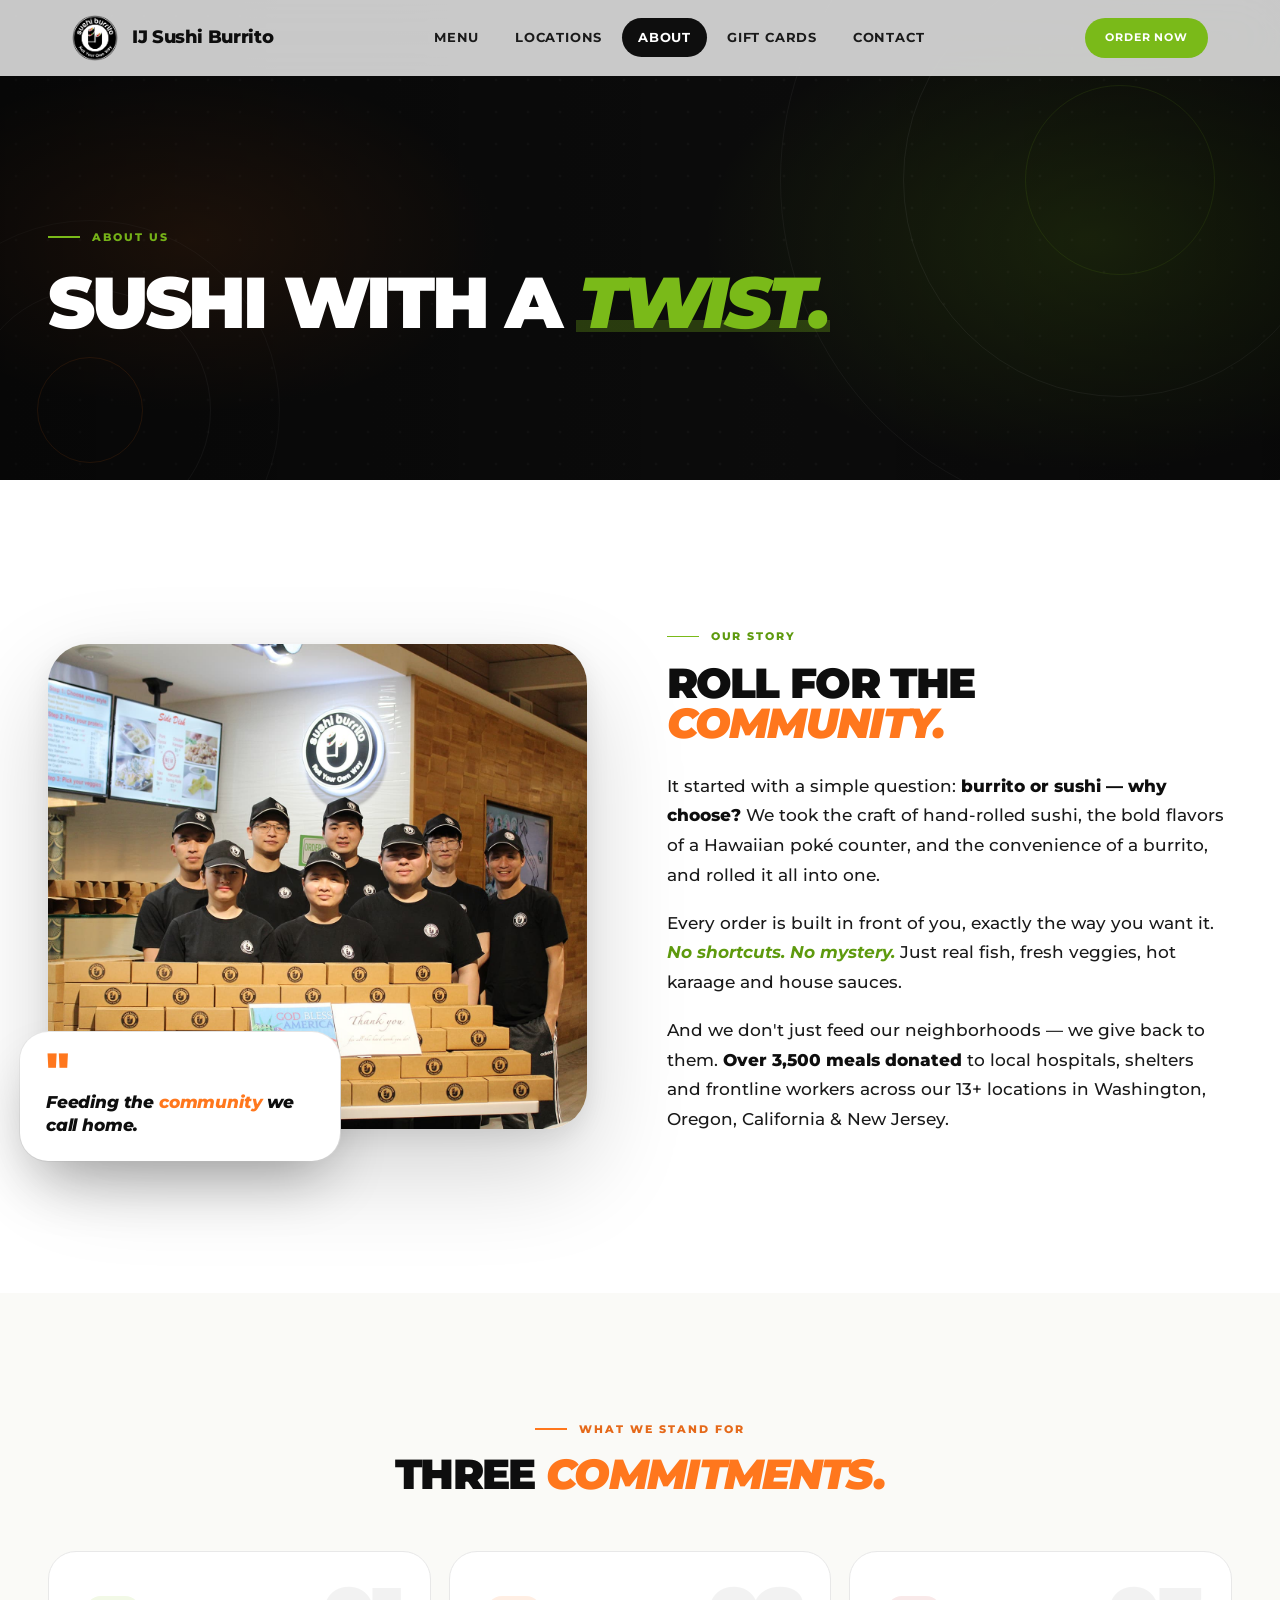
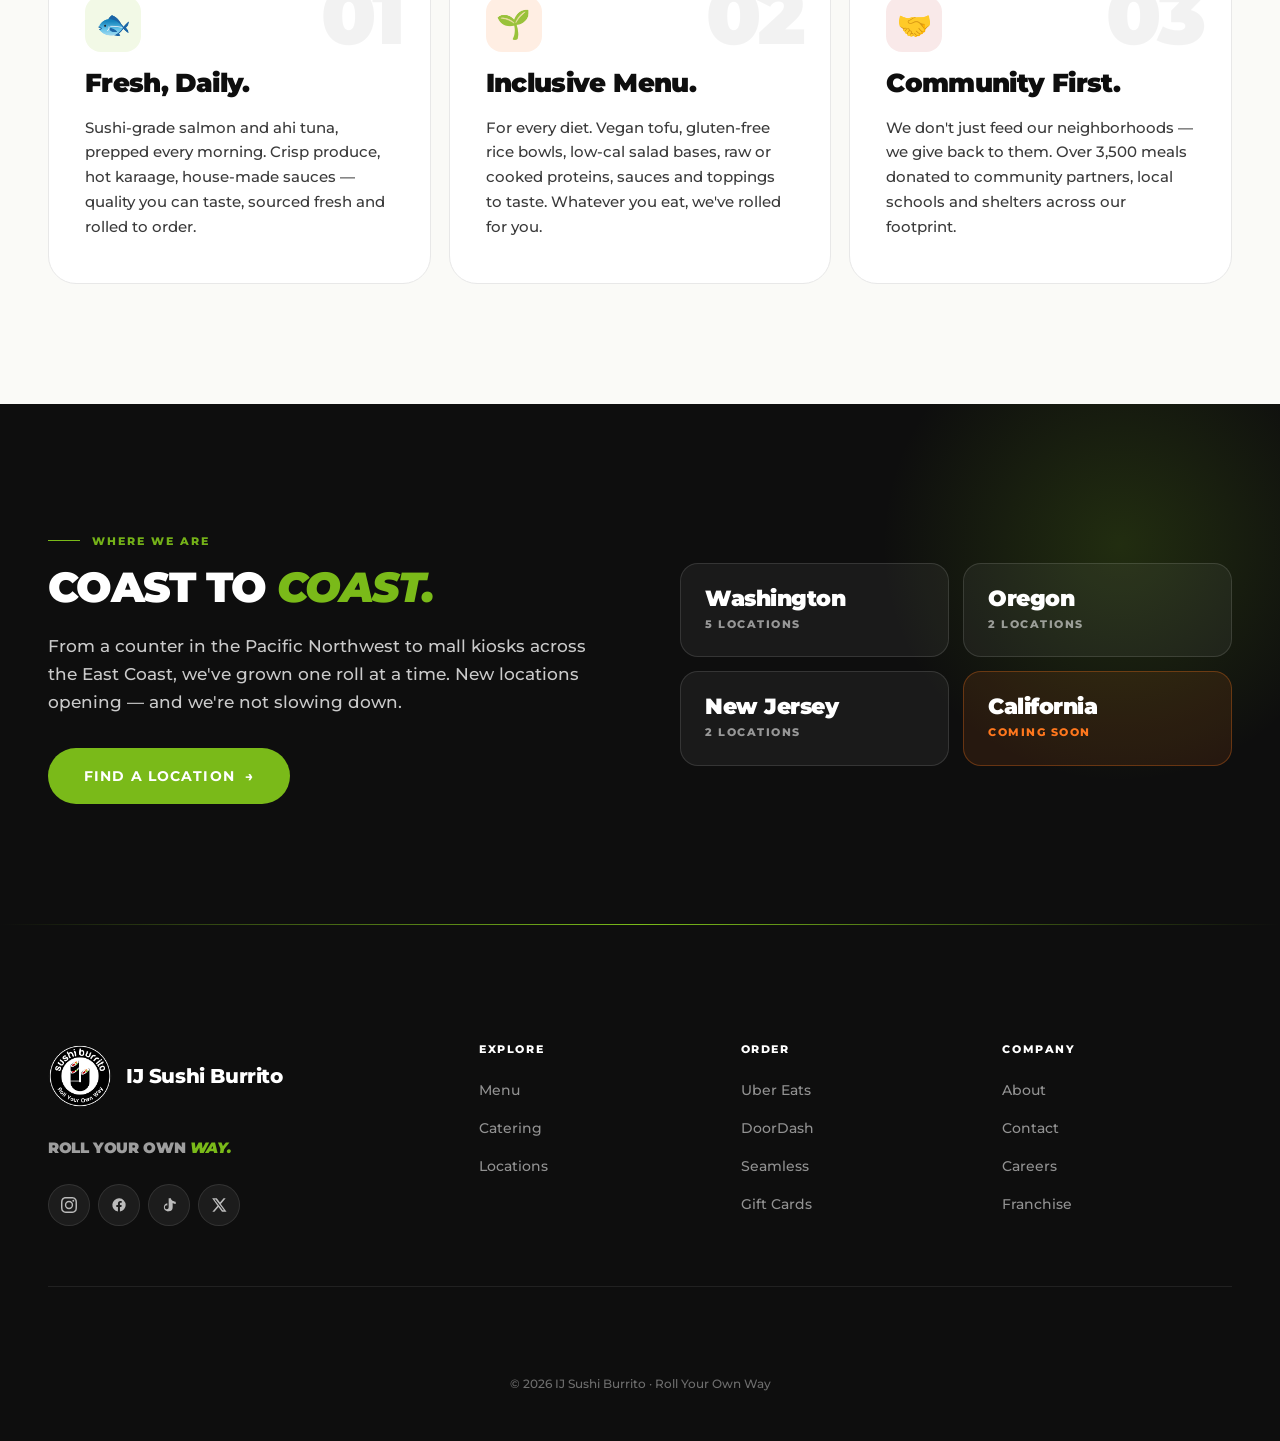
<file: about.html>
<!DOCTYPE html>
<html lang="en">
<head>
<meta charset="UTF-8">
<meta name="viewport" content="width=device-width, initial-scale=1.0, viewport-fit=cover">
<meta name="theme-color" content="#7ABA19">
<title>About — IJ Sushi Burrito</title>
<meta name="description" content="Sushi with a modern twist. 13+ locations across WA, OR, CA & NJ. Fresh ingredients daily, inclusive menu for all diets, committed to our communities.">

<meta property="og:type" content="website">
<meta property="og:title" content="About — IJ Sushi Burrito">
<meta property="og:description" content="Burrito or sushi — what if you wanted both? Sushi with a modern twist.">
<meta property="og:image" content="assets/logo.png">

<link rel="icon" type="image/png" href="assets/logo.png">
<link rel="apple-touch-icon" href="assets/logo.png">

<link rel="preconnect" href="https://fonts.googleapis.com">
<link rel="preconnect" href="https://fonts.gstatic.com" crossorigin>
<link href="https://fonts.googleapis.com/css2?family=Montserrat:wght@400;500;600;700;800;900&display=swap" rel="stylesheet">

<link rel="stylesheet" href="styles.css?v=5">

<style>
/* ════════════ ABOUT PAGE ════════════ */

/* Hero — matches locations/menu treatment */
.ab-hero{
  position:relative;background:var(--ink);color:#fff;
  min-height:480px;display:flex;align-items:center;
  overflow:hidden;padding:calc(var(--nav-h) + 80px) 0 80px;
}
.ab-hero__bg{
  position:absolute;inset:0;z-index:0;overflow:hidden;
  background:
    radial-gradient(rgba(255,255,255,.04) 1.5px,transparent 1.6px) 0 0/32px 32px,
    radial-gradient(ellipse 50% 80% at 85% 50%,rgba(122,186,25,.2) 0%,transparent 60%),
    radial-gradient(ellipse 40% 60% at 15% 50%,rgba(255,119,29,.14) 0%,transparent 60%),
    var(--ink);
}
.ab-hero__overlay{
  position:absolute;inset:0;z-index:1;pointer-events:none;
  background:linear-gradient(90deg,rgba(0,0,0,.5) 0%,rgba(0,0,0,.2) 60%,rgba(0,0,0,.4) 100%);
}
/* Concentric "sushi roll" rings */
.ab-roll{
  position:absolute;border-radius:50%;
  border:1.5px solid rgba(255,255,255,.06);pointer-events:none;
  z-index:0;
}
.ab-roll::before,.ab-roll::after{
  content:'';position:absolute;inset:18%;border-radius:50%;
  border:1.5px solid rgba(255,255,255,.08);
}
.ab-roll::after{inset:36%;border-color:rgba(122,186,25,.18)}
.ab-roll--lg{width:680px;height:680px;top:-160px;right:-180px;animation:rollSpin 80s linear infinite}
.ab-roll--md{width:380px;height:380px;bottom:-120px;left:-100px;animation:rollSpin 60s linear infinite reverse}
.ab-roll--md::after{border-color:rgba(255,119,29,.2)}
@keyframes rollSpin{to{transform:rotate(360deg)}}
@media(max-width:900px){.ab-roll--lg{width:440px;height:440px}.ab-roll--md{display:none}}
.ab-hero__inner{
  position:relative;z-index:2;max-width:1320px;margin:0 auto;padding:0 48px;width:100%;
}
@media(max-width:900px){.ab-hero{min-height:auto;padding:calc(var(--nav-h) + 60px) 0 60px}.ab-hero__inner{padding:0 28px;text-align:center}.ab-hero__inner > div{display:flex;flex-direction:column;align-items:center}}
.ab-hero__eyebrow{
  display:inline-flex;align-items:center;gap:12px;
  font-size:11px;font-weight:800;letter-spacing:.18em;text-transform:uppercase;
  color:rgba(122,186,25,.95);margin-bottom:24px;
}
.ab-hero__eyebrow::before{content:'';width:32px;height:1.5px;background:var(--brand)}
.ab-hero h1{
  color:#fff;font-family:var(--fm-display);
  font-size:clamp(42px,6vw,72px);font-weight:900;
  letter-spacing:-.045em;line-height:.92;margin:0;text-transform:uppercase;
}
.ab-hero h1 em{
  font-style:italic;font-weight:900;color:var(--brand);
  position:relative;display:inline-block;text-transform:uppercase;
}
.ab-hero h1 em::after{
  content:'';position:absolute;left:-.04em;right:-.04em;bottom:.05em;
  height:.16em;background:rgba(122,186,25,.28);z-index:-1;
}
.ab-hero__sub{font-size:17px;color:rgba(255,255,255,.78);line-height:1.65;font-weight:500;max-width:420px;margin:0 0 24px}
.ab-hero__stats{display:flex;gap:36px;flex-wrap:wrap}
.ab-hero__stat{border-left:1px solid rgba(255,255,255,.18);padding-left:18px}
.ab-hero__stat strong{display:block;font-family:var(--fm-display);font-size:32px;font-weight:900;color:#fff;letter-spacing:-.02em;line-height:1;margin-bottom:4px}
.ab-hero__stat strong em{color:var(--brand);font-style:normal}
.ab-hero__stat span{font-size:11px;font-weight:700;letter-spacing:.12em;text-transform:uppercase;color:rgba(255,255,255,.6)}

/* Stats strip */
.ab-stats{background:var(--bg);padding:80px 0;border-bottom:1px solid var(--ink7)}
.ab-stats__inner{max-width:1320px;margin:0 auto;padding:0 48px;display:grid;grid-template-columns:repeat(4,1fr);gap:32px;align-items:end}
@media(max-width:900px){.ab-stats__inner{grid-template-columns:repeat(2,1fr);gap:32px;padding:0 28px}}
@media(max-width:520px){.ab-stats__inner{grid-template-columns:1fr 1fr}}
.ab-stat{display:flex;flex-direction:column;gap:6px;border-left:2px solid var(--brand);padding-left:20px}
.ab-stat:nth-child(2){border-left-color:var(--orange)}
.ab-stat:nth-child(3){border-left-color:var(--ink)}
.ab-stat:nth-child(4){border-left-color:var(--brand)}
.ab-stat strong{font-family:var(--fm-display);font-size:clamp(40px,5vw,64px);font-weight:900;color:var(--ink);letter-spacing:-.04em;line-height:.9}
.ab-stat strong em{font-style:normal;color:var(--brand)}
.ab-stat:nth-child(2) strong em{color:var(--orange)}
.ab-stat span{font-size:11px;font-weight:800;letter-spacing:.14em;text-transform:uppercase;color:var(--ink3);margin-top:4px}

/* Story — split layout with interior photo */
.ab-story{background:var(--bg);padding:140px 0;position:relative;overflow:hidden}
@media(max-width:700px){.ab-story{padding:80px 0}}
.ab-story__inner{max-width:1320px;margin:0 auto;padding:0 48px;display:grid;grid-template-columns:1fr 1.05fr;gap:80px;align-items:center}
@media(max-width:980px){.ab-story__inner{grid-template-columns:1fr;gap:48px;padding:0 28px}}

/* Photo column — wrap allows pull-card to overflow */
.ab-story__media{position:relative}
.ab-story__photo{position:relative;aspect-ratio:4/3.6;border-radius:var(--r-xl);overflow:hidden;box-shadow:var(--s4);margin:0}
@media(max-width:980px){.ab-story__photo{aspect-ratio:4/3}}
.ab-story__photo img{position:absolute;inset:0;width:100%;height:100%;object-fit:cover;transition:transform 1.2s var(--e)}
.ab-story__media:hover .ab-story__photo img{transform:scale(1.04)}

/* Floating quote pull-card — sibling of photo, can overflow */
.ab-story__pull{
  position:absolute;left:-28px;bottom:-32px;z-index:3;
  background:#fff;border-radius:var(--r-lg);padding:24px 26px;max-width:320px;
  box-shadow:0 30px 60px -16px rgba(0,0,0,.32),0 0 0 1px var(--ink7);
}
@media(max-width:980px){.ab-story__pull{left:16px;bottom:-24px;max-width:80%}}
.ab-story__pull-mark{font-family:var(--fm-display);font-size:48px;font-weight:900;color:var(--orange);line-height:.6;margin-bottom:6px}
.ab-story__pull p{font-family:var(--fm-display);font-size:17px;font-weight:800;letter-spacing:-.01em;line-height:1.35;color:var(--ink);margin:0;font-style:italic}
.ab-story__pull p span{color:var(--orange)}

/* Copy column */
.ab-story__copy .eyebrow{display:inline-flex;align-items:center;gap:12px;font-size:11px;font-weight:800;letter-spacing:.18em;text-transform:uppercase;color:var(--brand-d);margin-bottom:18px}
.ab-story__copy .eyebrow::before{content:'';width:32px;height:1.5px;background:var(--brand)}
.ab-story__copy h2{
  font-family:var(--fm-display);font-size:clamp(28px,3.5vw,42px);
  font-weight:900;letter-spacing:-.04em;line-height:.95;margin:0 0 28px;text-transform:uppercase;color:var(--ink);
}
.ab-story__copy h2 em{font-style:italic;color:var(--orange);text-transform:uppercase}
.ab-story__copy p{font-size:17px;line-height:1.75;color:var(--ink2);margin:0 0 18px;font-weight:500}
.ab-story__copy p strong{color:var(--ink);font-weight:800}
.ab-story__copy p em{color:var(--brand-d);font-style:italic;font-weight:700}

/* Pillars */
.ab-pillars{background:var(--bg2);padding:120px 0}
@media(max-width:700px){.ab-pillars{padding:72px 0}}
.ab-pillars__inner{max-width:1320px;margin:0 auto;padding:0 48px}
@media(max-width:900px){.ab-pillars__inner{padding:0 28px}}
.ab-pillars__head{text-align:center;max-width:880px;margin:0 auto 56px}
.ab-pillars__head .eyebrow{display:inline-flex;align-items:center;gap:12px;font-size:11px;font-weight:800;letter-spacing:.18em;text-transform:uppercase;color:var(--orange-d);margin-bottom:18px}
.ab-pillars__head .eyebrow::before{content:'';width:32px;height:1.5px;background:var(--orange)}
.ab-pillars__head h2{font-family:var(--fm-display);font-size:clamp(28px,3.5vw,42px);font-weight:900;letter-spacing:-.04em;line-height:.95;margin:0;text-transform:uppercase;color:var(--ink);text-align:center}
@media(max-width:640px){.ab-pillars__head h2{white-space:normal;text-wrap:balance}}
.ab-pillars__head h2 em{font-style:italic;color:var(--orange)}
.ab-pillars__grid{display:grid;grid-template-columns:repeat(3,1fr);gap:18px}
@media(max-width:900px){.ab-pillars__grid{grid-template-columns:1fr}}
.ab-pillar{
  background:#fff;border:1px solid var(--ink7);border-radius:var(--r-lg);
  padding:44px 36px;display:flex;flex-direction:column;gap:18px;
  transition:transform .3s var(--e),box-shadow .3s var(--e),border-color .3s;
  position:relative;overflow:hidden;
}
.ab-pillar:hover{transform:translateY(-4px);box-shadow:var(--s3);border-color:var(--brand)}
.ab-pillar__num{
  position:absolute;top:24px;right:28px;
  font-family:var(--fm-display);font-size:80px;font-weight:900;
  color:rgba(0,0,0,.05);letter-spacing:-.04em;line-height:1;pointer-events:none;
}
.ab-pillar__icon{
  width:56px;height:56px;border-radius:16px;background:var(--brand-t);color:var(--brand-d);
  font-size:28px;display:flex;align-items:center;justify-content:center;
}
.ab-pillar:nth-child(2) .ab-pillar__icon{background:rgba(255,119,29,.12);color:var(--orange-d)}
.ab-pillar:nth-child(3) .ab-pillar__icon{background:rgba(196,42,42,.1);color:var(--red)}
.ab-pillar h3{font-family:var(--fm-display);font-size:26px;font-weight:900;letter-spacing:-.025em;margin:0;color:var(--ink);line-height:1.05}
.ab-pillar p{font-size:15px;color:var(--ink3);line-height:1.65;margin:0;font-weight:500}

/* Reach / States */
.ab-reach{background:var(--ink);color:#fff;padding:120px 0;position:relative;overflow:hidden}
@media(max-width:700px){.ab-reach{padding:72px 0}}
.ab-reach::before{content:'';position:absolute;top:-100px;right:-80px;width:480px;height:480px;border-radius:50%;background:radial-gradient(circle,rgba(122,186,25,.18),transparent 70%);pointer-events:none}
.ab-reach__inner{position:relative;z-index:1;max-width:1320px;margin:0 auto;padding:0 48px;display:grid;grid-template-columns:1fr 1fr;gap:80px;align-items:center}
@media(max-width:900px){.ab-reach__inner{grid-template-columns:1fr;gap:48px;padding:0 28px}}
.ab-reach__copy .eyebrow{display:inline-flex;align-items:center;gap:12px;font-size:11px;font-weight:800;letter-spacing:.18em;text-transform:uppercase;color:rgba(122,186,25,.95);margin-bottom:18px}
.ab-reach__copy .eyebrow::before{content:'';width:32px;height:1.5px;background:var(--brand)}
.ab-reach__copy h2{color:#fff;font-family:var(--fm-display);font-size:clamp(28px,3.5vw,42px);font-weight:900;letter-spacing:-.04em;line-height:.95;margin:0 0 24px;text-transform:uppercase}
.ab-reach__copy h2 em{font-style:italic;color:var(--brand)}
.ab-reach__copy p{font-size:17px;color:rgba(255,255,255,.78);line-height:1.65;margin:0 0 32px;font-weight:500}
.ab-reach__states{display:grid;grid-template-columns:repeat(2,1fr);gap:14px}
@media(max-width:520px){.ab-reach__states{grid-template-columns:1fr}}
.ab-state{
  background:rgba(255,255,255,.05);border:1px solid rgba(255,255,255,.12);
  border-radius:var(--r);padding:24px 24px;
  transition:background .3s,border-color .3s,transform .3s;
  display:flex;flex-direction:column;gap:6px;
}
.ab-state:hover{background:rgba(122,186,25,.1);border-color:var(--brand);transform:translateY(-3px)}
.ab-state__name{font-family:var(--fm-display);font-size:22px;font-weight:900;color:#fff;letter-spacing:-.02em;line-height:1}
.ab-state__count{font-size:11px;font-weight:800;letter-spacing:.14em;text-transform:uppercase;color:rgba(255,255,255,.55)}
.ab-state--soon{background:rgba(255,119,29,.1);border-color:rgba(255,119,29,.3)}
.ab-state--soon .ab-state__count{color:var(--orange)}


/* CTA */
.ab-cta{background:var(--brand);color:#fff;padding:120px 0;text-align:center;position:relative;overflow:hidden}
.ab-cta::before{content:'';position:absolute;bottom:-100px;right:-80px;width:420px;height:420px;border-radius:50%;background:radial-gradient(circle,rgba(255,255,255,.18),transparent 70%);pointer-events:none}
.ab-cta__inner{position:relative;z-index:1;max-width:780px;margin:0 auto;padding:0 48px}
@media(max-width:700px){.ab-cta__inner{padding:0 28px}}
.ab-cta h2{
  color:#fff;font-family:var(--fm-display);
  font-size:clamp(28px,3.5vw,42px);font-weight:900;letter-spacing:-.04em;line-height:.92;margin:0 0 24px;text-transform:uppercase;
}
.ab-cta h2 em{color:var(--ink);font-style:normal;background:#fff;padding:0 .14em;border-radius:6px;display:inline-block;transform:rotate(-1.5deg)}
.ab-cta p{font-size:18px;color:rgba(255,255,255,.95);line-height:1.6;margin:0 auto 32px;max-width:520px}
.ab-cta__btns{display:flex;gap:14px;justify-content:center;flex-wrap:wrap}
</style>
</head>

<body>
<a href="#main" class="skip">Skip to content</a>

<!-- NAV -->
<header class="nav" id="nav">
  <div class="nav__inner">
    <a href="index.html" class="nav__logo" aria-label="IJ Sushi Burrito home">
      <img src="assets/logo.png" alt="" width="46" height="46">
      <span>IJ <span class="s">Sushi</span> <span class="b">Burrito</span></span>
    </a>
    <nav aria-label="Primary">
      <ul class="nav__links">
        <li><a href="menu.html">Menu</a></li>
        <li><a href="locations.html">Locations</a></li>
        <li><a href="about.html" aria-current="page">About</a></li>
        <li><a href="gift-cards.html">Gift Cards</a></li>
        <li><a href="contact.html">Contact</a></li>
      </ul>
    </nav>
    <div class="nav__cta">
      <a href="locations.html" class="btn btn--brand btn--sm">Order Now</a>
      <button class="burger" aria-label="Open menu" aria-expanded="false" aria-controls="drawer">
        <span></span><span></span><span></span>
      </button>
    </div>
  </div>
</header>

<div class="drawer" id="drawer" hidden>
  <ul>
    <li><a href="menu.html">Menu</a></li>
    <li><a href="locations.html">Locations</a></li>
    <li><a href="about.html">About</a></li>
    <li><a href="gift-cards.html">Gift Cards</a></li>
    <li><a href="contact.html">Contact</a></li>
  </ul>
  <a href="locations.html" class="btn btn--brand btn--lg">Order Now →</a>
</div>

<main id="main">

<!-- HERO -->
<section class="ab-hero" aria-labelledby="ab-hero-title">
  <div class="ab-hero__bg" aria-hidden="true">
    <span class="ab-roll ab-roll--lg"></span>
    <span class="ab-roll ab-roll--md"></span>
  </div>
  <div class="ab-hero__overlay"></div>
  <div class="ab-hero__inner">
    <div>
      <p class="ab-hero__eyebrow">About Us</p>
      <h1 id="ab-hero-title">Sushi with a <em>twist.</em></h1>
    </div>
  </div>
</section>

<!-- STORY -->
<section class="ab-story">
  <div class="ab-story__inner">

    <!-- Photo with floating pull-quote -->
    <div class="ab-story__media">
      <figure class="ab-story__photo">
        <img src="assets/photos/about-interior.jpg" alt="IJ Sushi Burrito team standing behind a tall stack of catering boxes prepared for community donation" loading="lazy">
      </figure>
      <div class="ab-story__pull">
        <div class="ab-story__pull-mark">"</div>
        <p>Feeding the <span>community</span> we call home.</p>
      </div>
    </div>

    <!-- Copy -->
    <div class="ab-story__copy">
      <p class="eyebrow">Our Story</p>
      <h2>Roll for the <em>community.</em></h2>
      <p>It started with a simple question: <strong>burrito or sushi — why choose?</strong> We took the craft of hand-rolled sushi, the bold flavors of a Hawaiian poké counter, and the convenience of a burrito, and rolled it all into one.</p>
      <p>Every order is built in front of you, exactly the way you want it. <em>No shortcuts. No mystery.</em> Just real fish, fresh veggies, hot karaage and house sauces.</p>
      <p>And we don't just feed our neighborhoods — we give back to them. <strong>Over 3,500 meals donated</strong> to local hospitals, shelters and frontline workers across our 13+ locations in Washington, Oregon, California &amp; New Jersey.</p>
    </div>

  </div>
</section>

<!-- PILLARS -->
<section class="ab-pillars">
  <div class="ab-pillars__inner">
    <div class="ab-pillars__head">
      <p class="eyebrow">What We Stand For</p>
      <h2>Three <em>commitments.</em></h2>
    </div>
    <div class="ab-pillars__grid">
      <div class="ab-pillar">
        <span class="ab-pillar__num">01</span>
        <div class="ab-pillar__icon">🐟</div>
        <h3>Fresh, Daily.</h3>
        <p>Sushi-grade salmon and ahi tuna, prepped every morning. Crisp produce, hot karaage, house-made sauces — quality you can taste, sourced fresh and rolled to order.</p>
      </div>
      <div class="ab-pillar">
        <span class="ab-pillar__num">02</span>
        <div class="ab-pillar__icon">🌱</div>
        <h3>Inclusive Menu.</h3>
        <p>For every diet. Vegan tofu, gluten-free rice bowls, low-cal salad bases, raw or cooked proteins, sauces and toppings to taste. Whatever you eat, we've rolled for you.</p>
      </div>
      <div class="ab-pillar">
        <span class="ab-pillar__num">03</span>
        <div class="ab-pillar__icon">🤝</div>
        <h3>Community First.</h3>
        <p>We don't just feed our neighborhoods — we give back to them. Over 3,500 meals donated to community partners, local schools and shelters across our footprint.</p>
      </div>
    </div>
  </div>
</section>

<!-- REACH -->
<section class="ab-reach">
  <div class="ab-reach__inner">
    <div class="ab-reach__copy">
      <p class="eyebrow">Where We Are</p>
      <h2>Coast to <em>coast.</em></h2>
      <p>From a counter in the Pacific Northwest to mall kiosks across the East Coast, we've grown one roll at a time. New locations opening — and we're not slowing down.</p>
      <a href="locations.html" class="btn btn--brand btn--lg">Find a Location <span class="arrow">→</span></a>
    </div>
    <div class="ab-reach__states">
      <div class="ab-state">
        <span class="ab-state__name">Washington</span>
        <span class="ab-state__count">5 Locations</span>
      </div>
      <div class="ab-state">
        <span class="ab-state__name">Oregon</span>
        <span class="ab-state__count">2 Locations</span>
      </div>
      <div class="ab-state">
        <span class="ab-state__name">New Jersey</span>
        <span class="ab-state__count">2 Locations</span>
      </div>
      <div class="ab-state ab-state--soon">
        <span class="ab-state__name">California</span>
        <span class="ab-state__count">Coming Soon</span>
      </div>
    </div>
  </div>
</section>


</main>

<!-- FOOTER -->
<footer>
  <div class="container">
    <div class="foot-top">
      <div class="foot-tag">
        <a href="index.html" class="foot-tag__brand" aria-label="IJ Sushi Burrito home">
          <img src="assets/logo.png" alt="" width="64" height="64">
          <span>IJ <span class="s">Sushi</span> <span class="b">Burrito</span></span>
        </a>
        <p class="foot-tag__slogan">Roll your own <em>way.</em></p>
        <div class="social" aria-label="Social media">
          <a href="https://www.instagram.com/ij_sushiburrito/" target="_blank" rel="noopener" aria-label="Instagram"><svg viewBox="0 0 24 24"><path d="M12 2.2c3.2 0 3.6 0 4.8.1 1.2.1 1.8.2 2.2.4.6.2 1 .5 1.4.9.4.4.7.8.9 1.4.2.4.3 1 .4 2.2.1 1.2.1 1.6.1 4.8s0 3.6-.1 4.8c-.1 1.2-.2 1.8-.4 2.2-.2.6-.5 1-.9 1.4-.4.4-.8.7-1.4.9-.4.2-1 .3-2.2.4-1.2.1-1.6.1-4.8.1s-3.6 0-4.8-.1c-1.2-.1-1.8-.2-2.2-.4-.6-.2-1-.5-1.4-.9-.4-.4-.7-.8-.9-1.4-.2-.4-.3-1-.4-2.2-.1-1.2-.1-1.6-.1-4.8s0-3.6.1-4.8c.1-1.2.2-1.8.4-2.2.2-.6.5-1 .9-1.4.4-.4.8-.7 1.4-.9.4-.2 1-.3 2.2-.4 1.2-.1 1.6-.1 4.8-.1zM12 0C8.7 0 8.3 0 7.1.1 5.8.1 5 .3 4.2.6c-.8.3-1.5.7-2.1 1.4C1.4 2.6 1 3.3.7 4.2.4 5 .2 5.8.1 7.1 0 8.3 0 8.7 0 12s0 3.7.1 4.9c.1 1.3.3 2.1.6 2.9.3.8.7 1.5 1.4 2.1.7.7 1.4 1.1 2.1 1.4.8.3 1.6.5 2.9.6 1.2.1 1.6.1 4.9.1s3.7 0 4.9-.1c1.3-.1 2.1-.3 2.9-.6.8-.3 1.5-.7 2.1-1.4.7-.7 1.1-1.4 1.4-2.1.3-.8.5-1.6.6-2.9.1-1.2.1-1.6.1-4.9s0-3.7-.1-4.9c-.1-1.3-.3-2.1-.6-2.9-.3-.8-.7-1.5-1.4-2.1-.7-.7-1.4-1.1-2.1-1.4-.8-.3-1.6-.5-2.9-.6C15.7 0 15.3 0 12 0zm0 5.8a6.2 6.2 0 100 12.4 6.2 6.2 0 000-12.4zm0 10.3a4.1 4.1 0 110-8.2 4.1 4.1 0 010 8.2zm7.9-10.5a1.4 1.4 0 11-2.9 0 1.4 1.4 0 012.9 0z"/></svg></a>
          <a href="https://www.facebook.com/IJSushiBurritoHQ/" target="_blank" rel="noopener" aria-label="Facebook"><svg viewBox="0 0 24 24"><path d="M22 12a10 10 0 10-11.6 9.9v-7H8v-2.9h2.4V9.8c0-2.4 1.4-3.7 3.6-3.7 1 0 2.1.2 2.1.2v2.3h-1.2c-1.2 0-1.5.7-1.5 1.5V12h2.6l-.4 2.9h-2.2v7A10 10 0 0022 12z"/></svg></a>
          <a href="#" target="_blank" rel="noopener" aria-label="TikTok"><svg viewBox="0 0 24 24"><path d="M19.6 6.3a4.8 4.8 0 01-2.9-1 4.8 4.8 0 01-1.9-3.3h-3.3v13.4a2.9 2.9 0 11-2-2.8V9.2a6.2 6.2 0 102 12.3 6.2 6.2 0 006-6.2V9.1a8 8 0 004.6 1.5V7.3a4.8 4.8 0 01-2.5-1z"/></svg></a>
          <a href="#" target="_blank" rel="noopener" aria-label="Twitter"><svg viewBox="0 0 24 24"><path d="M18.9 2H22l-7.3 8.4L23.3 22h-6.8l-5.3-7-6.1 7H2l7.8-9L1.7 2h7l4.8 6.4L18.9 2zm-1.2 18h1.7L7 3.9H5.1L17.7 20z"/></svg></a>
        </div>
      </div>
      <div class="foot-cols">
        <div class="foot-col">
          <h4>Explore</h4>
          <ul>
            <li><a href="menu.html">Menu</a></li>
            <li><a href="menu.html#catering">Catering</a></li>
            <li><a href="locations.html">Locations</a></li>
          </ul>
        </div>
        <div class="foot-col">
          <h4>Order</h4>
          <ul>
            <li><a href="https://www.ubereats.com/store/ij-sushi-burrito/3pzm3OdZTrqogPzIFTW_Sg" target="_blank" rel="noopener">Uber Eats</a></li>
            <li><a href="https://www.doordash.com/store/ij-sushi-burrito-seattle-876364/" target="_blank" rel="noopener">DoorDash</a></li>
            <li><a href="https://www.seamless.com/food/ij_sushi_burrito/menu" target="_blank" rel="noopener">Seamless</a></li>
            <li><a href="gift-cards.html">Gift Cards</a></li>
          </ul>
        </div>
        <div class="foot-col">
          <h4>Company</h4>
          <ul>
            <li><a href="about.html">About</a></li>
            <li><a href="contact.html">Contact</a></li>
            <li><a href="#">Careers</a></li>
            <li><a href="#">Franchise</a></li>
          </ul>
        </div>
      </div>
    </div>
    <div class="foot-bot">
      <div class="foot-meta">© 2026 IJ Sushi Burrito · Roll Your Own Way</div>
    </div>
  </div>
</footer>

<button class="to-top" id="toTop" aria-label="Back to top">
  <svg viewBox="0 0 24 24" width="20" height="20" fill="none" stroke="currentColor" stroke-width="2.5" stroke-linecap="round" stroke-linejoin="round"><path d="M18 15l-6-6-6 6"/></svg>
</button>


<script>
const nav = document.getElementById('nav');
const toTop = document.getElementById('toTop');
const onScroll = () => {
  nav.classList.toggle('scrolled', window.scrollY > 12);
  toTop.classList.toggle('show', window.scrollY > 600);
};
window.addEventListener('scroll', onScroll, { passive: true });
onScroll();

const burger = document.querySelector('.burger');
const drawer = document.getElementById('drawer');
burger?.addEventListener('click', () => {
  const open = drawer.classList.toggle('open');
  burger.setAttribute('aria-expanded', open);
  drawer.hidden = !open;
});
drawer?.querySelectorAll('a').forEach(a => a.addEventListener('click', () => {
  drawer.classList.remove('open');
  burger.setAttribute('aria-expanded', 'false');
  drawer.hidden = true;
}));

toTop.addEventListener('click', () => window.scrollTo({ top: 0, behavior: 'smooth' }));
</script>

</body>
</html>
</file>
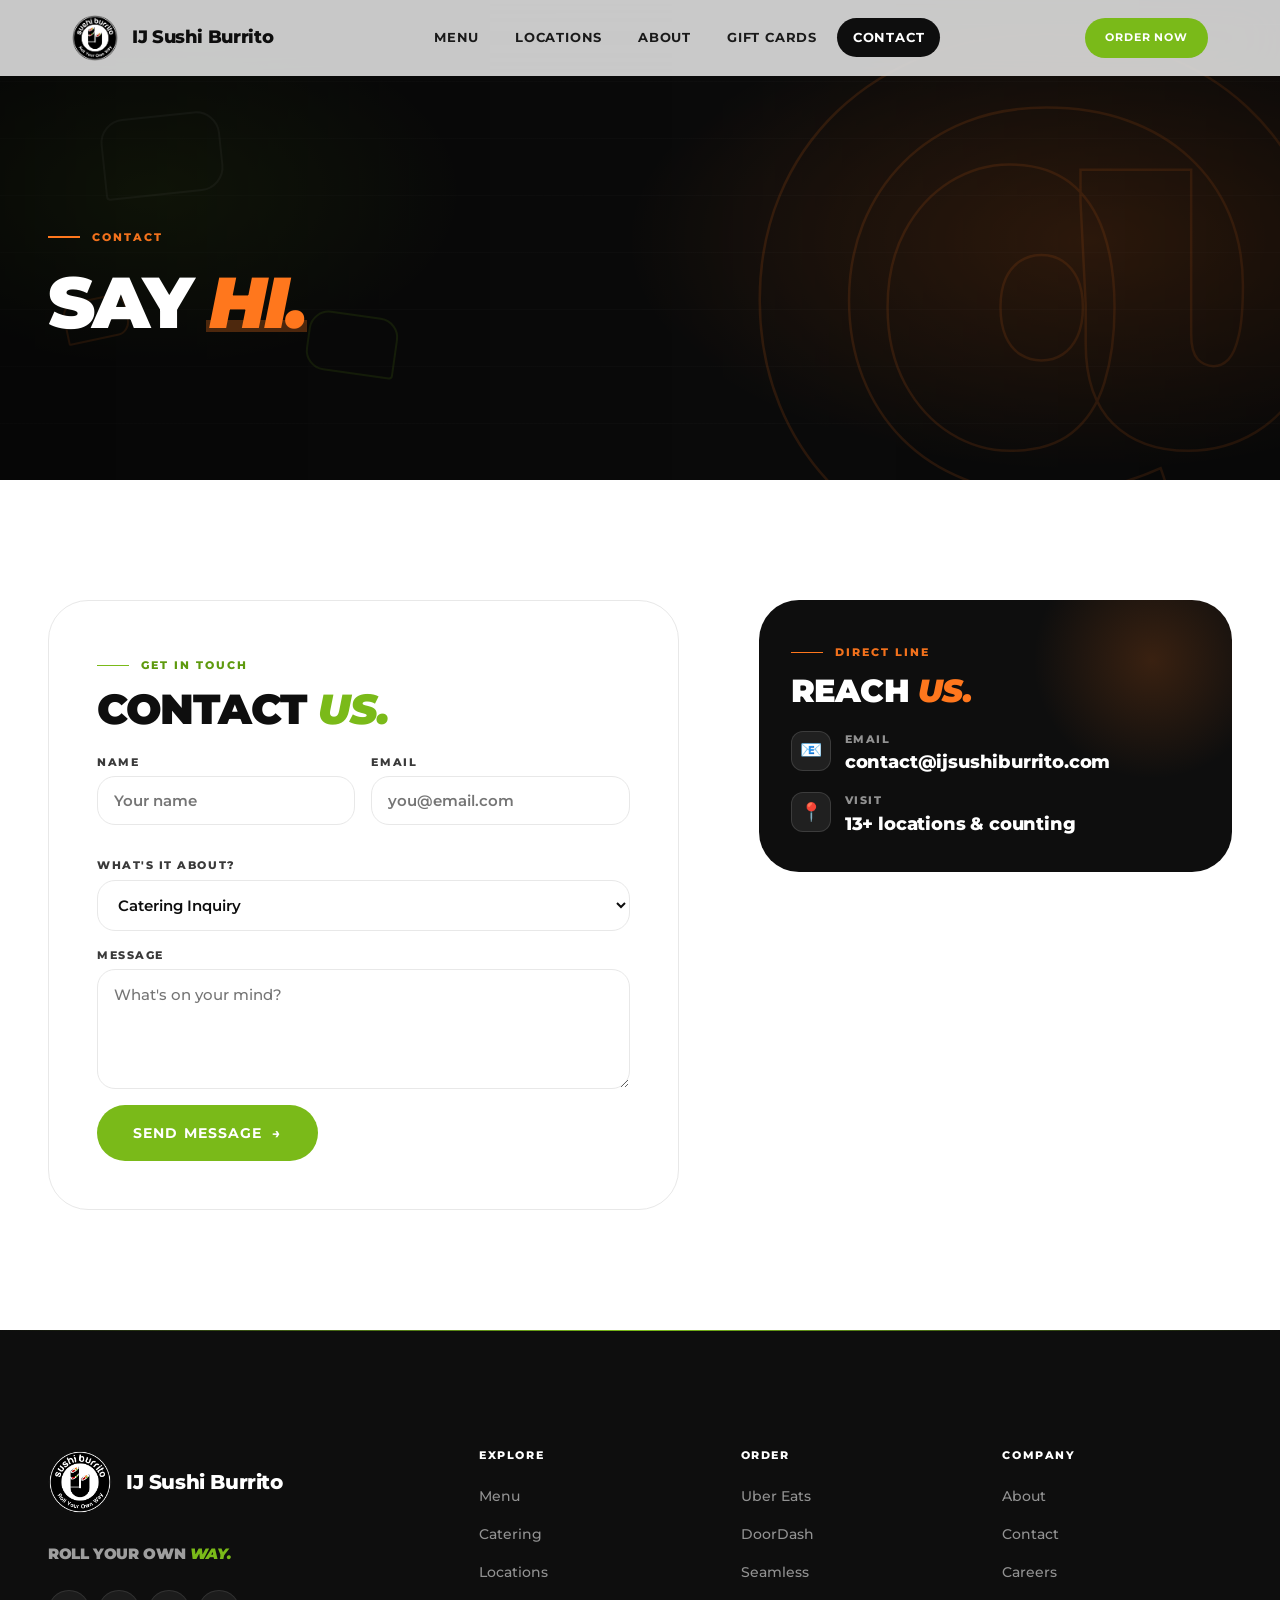
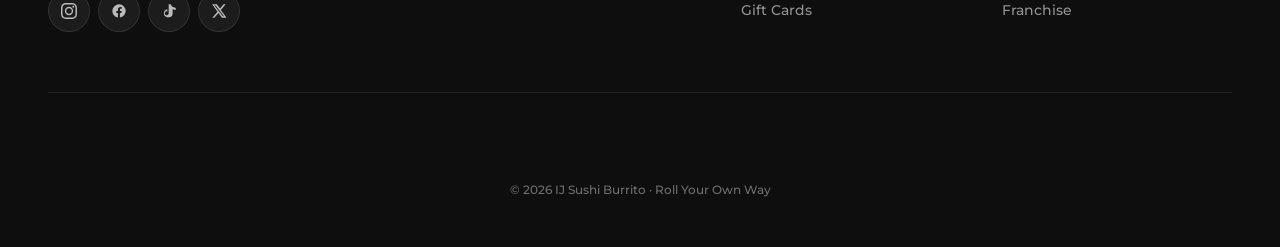
<file: contact.html>
<!DOCTYPE html>
<html lang="en">
<head>
<meta charset="UTF-8">
<meta name="viewport" content="width=device-width, initial-scale=1.0, viewport-fit=cover">
<meta name="theme-color" content="#7ABA19">
<title>Contact — IJ Sushi Burrito</title>
<meta name="description" content="Get in touch with IJ Sushi Burrito. Catering, feedback, franchise, press — we'd love to hear from you.">

<meta property="og:type" content="website">
<meta property="og:title" content="Contact — IJ Sushi Burrito">
<meta property="og:description" content="Get in touch — catering, feedback, franchise, press.">
<meta property="og:image" content="assets/logo.png">

<link rel="icon" type="image/png" href="assets/logo.png">
<link rel="apple-touch-icon" href="assets/logo.png">

<link rel="preconnect" href="https://fonts.googleapis.com">
<link rel="preconnect" href="https://fonts.gstatic.com" crossorigin>
<link href="https://fonts.googleapis.com/css2?family=Montserrat:wght@400;500;600;700;800;900&display=swap" rel="stylesheet">

<link rel="stylesheet" href="styles.css?v=5">

<style>
/* ════════════ CONTACT PAGE ════════════ */

/* Hero — matches locations/menu treatment */
.ct-hero{
  position:relative;background:var(--ink);color:#fff;
  min-height:480px;display:flex;align-items:center;
  overflow:hidden;padding:calc(var(--nav-h) + 80px) 0 80px;
}
.ct-hero__bg{
  position:absolute;inset:0;z-index:0;overflow:hidden;
  background:
    repeating-linear-gradient(0deg,transparent 0 56px,rgba(255,255,255,.025) 56px 57px),
    radial-gradient(ellipse 60% 80% at 85% 50%,rgba(255,119,29,.22) 0%,transparent 60%),
    radial-gradient(ellipse 40% 60% at 12% 40%,rgba(122,186,25,.14) 0%,transparent 60%),
    var(--ink);
}
.ct-hero__overlay{
  position:absolute;inset:0;z-index:1;pointer-events:none;
  background:linear-gradient(90deg,rgba(0,0,0,.55) 0%,rgba(0,0,0,.25) 60%,rgba(0,0,0,.4) 100%);
}
/* Oversized "@" symbol watermark */
.ct-mark{
  position:absolute;right:-60px;top:50%;transform:translateY(-50%);
  font-family:var(--fm-display);font-size:clamp(360px,45vw,680px);
  font-weight:900;line-height:.8;color:transparent;
  -webkit-text-stroke:2.5px rgba(255,119,29,.18);text-stroke:2.5px rgba(255,119,29,.18);
  pointer-events:none;user-select:none;z-index:0;
}
/* Speech bubble outlines */
.ct-bubble{
  position:absolute;border:2px solid rgba(255,255,255,.08);
  pointer-events:none;z-index:0;
}
.ct-bubble--1{
  width:120px;height:80px;border-radius:24px 24px 24px 4px;
  top:24%;left:8%;transform:rotate(-6deg);
}
.ct-bubble--2{
  width:90px;height:60px;border-radius:20px 20px 4px 20px;
  bottom:22%;left:24%;transform:rotate(8deg);border-color:rgba(122,186,25,.2);
}
.ct-bubble--3{
  width:64px;height:42px;border-radius:14px 14px 14px 2px;
  top:62%;left:5%;transform:rotate(-12deg);border-color:rgba(255,119,29,.22);
}
@media(max-width:900px){.ct-bubble{display:none}.ct-mark{font-size:300px;right:-100px}}
.ct-hero__inner{
  position:relative;z-index:2;max-width:1320px;margin:0 auto;padding:0 48px;width:100%;
}
@media(max-width:900px){.ct-hero{min-height:auto;padding:calc(var(--nav-h) + 60px) 0 60px}.ct-hero__inner{padding:0 28px;text-align:center}.ct-hero__inner > div{display:flex;flex-direction:column;align-items:center}}
.ct-hero__eyebrow{
  display:inline-flex;align-items:center;gap:12px;
  font-size:11px;font-weight:800;letter-spacing:.18em;text-transform:uppercase;
  color:rgba(255,119,29,.95);margin-bottom:24px;
}
.ct-hero__eyebrow::before{content:'';width:32px;height:1.5px;background:var(--orange)}
.ct-hero h1{
  color:#fff;font-family:var(--fm-display);
  font-size:clamp(42px,6vw,72px);font-weight:900;
  letter-spacing:-.045em;line-height:.92;margin:0;text-transform:uppercase;
}
.ct-hero h1 em{
  font-style:italic;font-weight:900;color:var(--orange);
  position:relative;display:inline-block;text-transform:uppercase;
}
.ct-hero h1 em::after{
  content:'';position:absolute;left:-.04em;right:-.04em;bottom:.05em;
  height:.16em;background:rgba(255,119,29,.28);z-index:-1;
}
.ct-hero__sub{font-size:17px;color:rgba(255,255,255,.78);line-height:1.65;font-weight:500;max-width:420px;margin:0 0 24px}
.ct-hero__stats{display:flex;gap:36px;flex-wrap:wrap}
.ct-hero__stat{border-left:1px solid rgba(255,255,255,.18);padding-left:18px}
.ct-hero__stat strong{display:block;font-family:var(--fm-display);font-size:32px;font-weight:900;color:#fff;letter-spacing:-.02em;line-height:1;margin-bottom:4px}
.ct-hero__stat strong em{color:var(--orange);font-style:normal}
.ct-hero__stat span{font-size:11px;font-weight:700;letter-spacing:.12em;text-transform:uppercase;color:rgba(255,255,255,.6)}

/* Main grid */
.ct-main{background:var(--bg);padding:120px 0}
@media(max-width:700px){.ct-main{padding:72px 0}}
.ct-main__inner{max-width:1320px;margin:0 auto;padding:0 48px;display:grid;grid-template-columns:minmax(0,1.2fr) minmax(0,.9fr);gap:80px;align-items:start}
@media(max-width:900px){.ct-main__inner{grid-template-columns:minmax(0,1fr);gap:48px;padding:0 28px}}
.ct-form,.ct-info{min-width:0}

/* Form */
.ct-form{background:#fff;border:1px solid var(--ink7);border-radius:var(--r-xl);padding:48px}
@media(max-width:700px){.ct-form{padding:32px 24px}}
.ct-form .eyebrow{display:inline-flex;align-items:center;gap:12px;font-size:11px;font-weight:800;letter-spacing:.18em;text-transform:uppercase;color:var(--brand-d);margin-bottom:14px}
.ct-form .eyebrow::before{content:'';width:32px;height:1.5px;background:var(--brand)}
.ct-form h2{font-family:var(--fm-display);font-size:clamp(28px,3.5vw,42px);font-weight:900;letter-spacing:-.03em;line-height:1;margin:0 0 24px;text-transform:uppercase;color:var(--ink)}
.ct-form h2 em{font-style:italic;color:var(--brand)}
.ct-form__row{display:grid;grid-template-columns:1fr 1fr;gap:16px;margin-bottom:16px}
@media(max-width:560px){.ct-form__row{grid-template-columns:1fr}}
.ct-field{display:flex;flex-direction:column;gap:6px;margin-bottom:16px}
.ct-field label{font-size:11px;font-weight:800;letter-spacing:.14em;text-transform:uppercase;color:var(--ink3)}
.ct-field input,.ct-field select,.ct-field textarea{
  font-family:var(--fm-display);font-size:15px;font-weight:600;color:var(--ink);
  background:var(--bg);border:1px solid var(--ink7);border-radius:var(--r);
  padding:14px 16px;outline:none;transition:border-color .2s,background .2s,box-shadow .2s;
  width:100%;
}
.ct-field input:focus,.ct-field select:focus,.ct-field textarea:focus{border-color:var(--brand);background:#fff;box-shadow:0 0 0 4px rgba(122,186,25,.12)}
.ct-field textarea{resize:vertical;min-height:120px;font-family:var(--fm-body, 'Montserrat', sans-serif);font-weight:500;line-height:1.5}
.ct-form__submit{display:flex;align-items:center;gap:14px;flex-wrap:wrap;margin-top:8px}
.ct-form__note{font-size:12.5px;color:var(--ink4);font-weight:500}

/* Info card */
.ct-info{display:flex;flex-direction:column;gap:14px;position:sticky;top:100px}
@media(max-width:900px){.ct-info{position:static}}
.ct-info-card{
  background:var(--ink);color:#fff;border-radius:var(--r-xl);padding:36px 32px;
  position:relative;overflow:hidden;
}
.ct-info-card::before{content:'';position:absolute;top:-60px;right:-40px;width:240px;height:240px;border-radius:50%;background:radial-gradient(circle,rgba(255,119,29,.18),transparent 70%);pointer-events:none}
.ct-info-card .eyebrow{display:inline-flex;align-items:center;gap:12px;font-size:11px;font-weight:800;letter-spacing:.18em;text-transform:uppercase;color:rgba(255,119,29,.95);margin-bottom:14px;position:relative}
.ct-info-card .eyebrow::before{content:'';width:32px;height:1.5px;background:var(--orange)}
.ct-info-card h3{position:relative;font-family:var(--fm-display);font-size:32px;font-weight:900;letter-spacing:-.025em;line-height:1;margin:0 0 24px;text-transform:uppercase;color:#fff}
.ct-info-card h3 em{font-style:italic;color:var(--orange)}
.ct-info-list{position:relative;display:flex;flex-direction:column;gap:18px}
.ct-info-row{display:flex;gap:14px;align-items:flex-start}
.ct-info-row__icon{width:40px;height:40px;border-radius:12px;background:rgba(255,255,255,.08);display:flex;align-items:center;justify-content:center;font-size:18px;flex-shrink:0;border:1px solid rgba(255,255,255,.12)}
.ct-info-row__txt strong{display:block;font-size:11px;font-weight:800;letter-spacing:.14em;text-transform:uppercase;color:rgba(255,255,255,.55);margin-bottom:4px}
.ct-info-row__txt{min-width:0;flex:1;overflow:hidden}
.ct-info-row__txt a,.ct-info-row__txt span{font-family:var(--fm-display);font-size:18px;font-weight:800;color:#fff;letter-spacing:-.01em;text-decoration:none;line-height:1.3;display:block;overflow-wrap:break-word}
@media(max-width:520px){.ct-info-row__txt a,.ct-info-row__txt span{font-size:14px;overflow-wrap:anywhere}.ct-info-card{padding:28px 22px}}
.ct-info-row__txt a:hover{color:var(--orange)}

.ct-info-secondary{
  background:#fff;border:1px solid var(--ink7);border-radius:var(--r-lg);padding:28px 28px;
}
.ct-info-secondary h4{font-family:var(--fm-display);font-size:16px;font-weight:900;letter-spacing:-.01em;margin:0 0 14px;color:var(--ink);text-transform:uppercase}
.ct-info-secondary ul{list-style:none;padding:0;margin:0;display:flex;flex-direction:column;gap:10px}
.ct-info-secondary li{display:flex;justify-content:space-between;gap:14px;font-size:14px;color:var(--ink3);font-weight:600}
.ct-info-secondary li strong{font-weight:800;color:var(--ink)}

/* CTA */
.ct-cta{background:var(--brand);color:#fff;padding:120px 0;text-align:center;position:relative;overflow:hidden}
.ct-cta::before{content:'';position:absolute;bottom:-100px;right:-80px;width:420px;height:420px;border-radius:50%;background:radial-gradient(circle,rgba(255,255,255,.18),transparent 70%);pointer-events:none}
.ct-cta__inner{position:relative;z-index:1;max-width:780px;margin:0 auto;padding:0 48px}
@media(max-width:700px){.ct-cta__inner{padding:0 28px}}
.ct-cta h2{
  color:#fff;font-family:var(--fm-display);
  font-size:clamp(28px,3.5vw,42px);font-weight:900;letter-spacing:-.04em;line-height:.95;margin:0 0 20px;text-transform:uppercase;
}
.ct-cta h2 em{color:var(--ink);font-style:normal;background:#fff;padding:0 .14em;border-radius:6px;display:inline-block;transform:rotate(-1.5deg)}
.ct-cta p{font-size:17px;color:rgba(255,255,255,.95);line-height:1.6;margin:0 auto 28px;max-width:480px}
</style>
</head>

<body>
<a href="#main" class="skip">Skip to content</a>

<!-- NAV -->
<header class="nav" id="nav">
  <div class="nav__inner">
    <a href="index.html" class="nav__logo" aria-label="IJ Sushi Burrito home">
      <img src="assets/logo.png" alt="" width="46" height="46">
      <span>IJ <span class="s">Sushi</span> <span class="b">Burrito</span></span>
    </a>
    <nav aria-label="Primary">
      <ul class="nav__links">
        <li><a href="menu.html">Menu</a></li>
        <li><a href="locations.html">Locations</a></li>
        <li><a href="about.html">About</a></li>
        <li><a href="gift-cards.html">Gift Cards</a></li>
        <li><a href="contact.html" aria-current="page">Contact</a></li>
      </ul>
    </nav>
    <div class="nav__cta">
      <a href="locations.html" class="btn btn--brand btn--sm">Order Now</a>
      <button class="burger" aria-label="Open menu" aria-expanded="false" aria-controls="drawer">
        <span></span><span></span><span></span>
      </button>
    </div>
  </div>
</header>

<div class="drawer" id="drawer" hidden>
  <ul>
    <li><a href="menu.html">Menu</a></li>
    <li><a href="locations.html">Locations</a></li>
    <li><a href="about.html">About</a></li>
    <li><a href="gift-cards.html">Gift Cards</a></li>
    <li><a href="contact.html">Contact</a></li>
  </ul>
  <a href="locations.html" class="btn btn--brand btn--lg">Order Now →</a>
</div>

<main id="main">

<!-- HERO -->
<section class="ct-hero" aria-labelledby="ct-hero-title">
  <div class="ct-hero__bg" aria-hidden="true">
    <span class="ct-mark">@</span>
    <span class="ct-bubble ct-bubble--1"></span>
    <span class="ct-bubble ct-bubble--2"></span>
    <span class="ct-bubble ct-bubble--3"></span>
  </div>
  <div class="ct-hero__overlay"></div>
  <div class="ct-hero__inner">
    <div>
      <p class="ct-hero__eyebrow">Contact</p>
      <h1 id="ct-hero-title">Say <em>hi.</em></h1>
    </div>
  </div>
</section>

<!-- MAIN -->
<section class="ct-main">
  <div class="ct-main__inner">

    <!-- FORM -->
    <form class="ct-form" action="mailto:contact@ijsushiburrito.com" method="post" enctype="text/plain">
      <p class="eyebrow">Get In Touch</p>
      <h2>Contact <em>us.</em></h2>
      <div class="ct-form__row">
        <div class="ct-field">
          <label for="ct-name">Name</label>
          <input type="text" id="ct-name" name="name" placeholder="Your name" required>
        </div>
        <div class="ct-field">
          <label for="ct-email">Email</label>
          <input type="email" id="ct-email" name="email" placeholder="you@email.com" required>
        </div>
      </div>
      <div class="ct-field">
        <label for="ct-topic">What's it about?</label>
        <select id="ct-topic" name="topic">
          <option>Catering Inquiry</option>
          <option>Feedback / Suggestion</option>
          <option>Franchise Opportunity</option>
          <option>Press &amp; Media</option>
          <option>Gift Cards</option>
          <option>Other</option>
        </select>
      </div>
      <div class="ct-field">
        <label for="ct-message">Message</label>
        <textarea id="ct-message" name="message" placeholder="What's on your mind?" required></textarea>
      </div>
      <div class="ct-form__submit">
        <button type="submit" class="btn btn--brand btn--lg">Send Message <span class="arrow">→</span></button>
      </div>
    </form>

    <!-- INFO -->
    <aside class="ct-info">
      <div class="ct-info-card">
        <p class="eyebrow">Direct Line</p>
        <h3>Reach <em>us.</em></h3>
        <div class="ct-info-list">
          <div class="ct-info-row">
            <div class="ct-info-row__icon">📧</div>
            <div class="ct-info-row__txt">
              <strong>Email</strong>
              <a href="mailto:contact@ijsushiburrito.com">contact@ijsushiburrito.com</a>
            </div>
          </div>
          <div class="ct-info-row">
            <div class="ct-info-row__icon">📍</div>
            <div class="ct-info-row__txt">
              <strong>Visit</strong>
              <a href="locations.html">13+ locations &amp; counting</a>
            </div>
          </div>
        </div>
      </div>
    </aside>

  </div>
</section>

</main>

<!-- FOOTER -->
<footer>
  <div class="container">
    <div class="foot-top">
      <div class="foot-tag">
        <a href="index.html" class="foot-tag__brand" aria-label="IJ Sushi Burrito home">
          <img src="assets/logo.png" alt="" width="64" height="64">
          <span>IJ <span class="s">Sushi</span> <span class="b">Burrito</span></span>
        </a>
        <p class="foot-tag__slogan">Roll your own <em>way.</em></p>
        <div class="social" aria-label="Social media">
          <a href="https://www.instagram.com/ij_sushiburrito/" target="_blank" rel="noopener" aria-label="Instagram"><svg viewBox="0 0 24 24"><path d="M12 2.2c3.2 0 3.6 0 4.8.1 1.2.1 1.8.2 2.2.4.6.2 1 .5 1.4.9.4.4.7.8.9 1.4.2.4.3 1 .4 2.2.1 1.2.1 1.6.1 4.8s0 3.6-.1 4.8c-.1 1.2-.2 1.8-.4 2.2-.2.6-.5 1-.9 1.4-.4.4-.8.7-1.4.9-.4.2-1 .3-2.2.4-1.2.1-1.6.1-4.8.1s-3.6 0-4.8-.1c-1.2-.1-1.8-.2-2.2-.4-.6-.2-1-.5-1.4-.9-.4-.4-.7-.8-.9-1.4-.2-.4-.3-1-.4-2.2-.1-1.2-.1-1.6-.1-4.8s0-3.6.1-4.8c.1-1.2.2-1.8.4-2.2.2-.6.5-1 .9-1.4.4-.4.8-.7 1.4-.9.4-.2 1-.3 2.2-.4 1.2-.1 1.6-.1 4.8-.1zM12 0C8.7 0 8.3 0 7.1.1 5.8.1 5 .3 4.2.6c-.8.3-1.5.7-2.1 1.4C1.4 2.6 1 3.3.7 4.2.4 5 .2 5.8.1 7.1 0 8.3 0 8.7 0 12s0 3.7.1 4.9c.1 1.3.3 2.1.6 2.9.3.8.7 1.5 1.4 2.1.7.7 1.4 1.1 2.1 1.4.8.3 1.6.5 2.9.6 1.2.1 1.6.1 4.9.1s3.7 0 4.9-.1c1.3-.1 2.1-.3 2.9-.6.8-.3 1.5-.7 2.1-1.4.7-.7 1.1-1.4 1.4-2.1.3-.8.5-1.6.6-2.9.1-1.2.1-1.6.1-4.9s0-3.7-.1-4.9c-.1-1.3-.3-2.1-.6-2.9-.3-.8-.7-1.5-1.4-2.1-.7-.7-1.4-1.1-2.1-1.4-.8-.3-1.6-.5-2.9-.6C15.7 0 15.3 0 12 0zm0 5.8a6.2 6.2 0 100 12.4 6.2 6.2 0 000-12.4zm0 10.3a4.1 4.1 0 110-8.2 4.1 4.1 0 010 8.2zm7.9-10.5a1.4 1.4 0 11-2.9 0 1.4 1.4 0 012.9 0z"/></svg></a>
          <a href="https://www.facebook.com/IJSushiBurritoHQ/" target="_blank" rel="noopener" aria-label="Facebook"><svg viewBox="0 0 24 24"><path d="M22 12a10 10 0 10-11.6 9.9v-7H8v-2.9h2.4V9.8c0-2.4 1.4-3.7 3.6-3.7 1 0 2.1.2 2.1.2v2.3h-1.2c-1.2 0-1.5.7-1.5 1.5V12h2.6l-.4 2.9h-2.2v7A10 10 0 0022 12z"/></svg></a>
          <a href="#" target="_blank" rel="noopener" aria-label="TikTok"><svg viewBox="0 0 24 24"><path d="M19.6 6.3a4.8 4.8 0 01-2.9-1 4.8 4.8 0 01-1.9-3.3h-3.3v13.4a2.9 2.9 0 11-2-2.8V9.2a6.2 6.2 0 102 12.3 6.2 6.2 0 006-6.2V9.1a8 8 0 004.6 1.5V7.3a4.8 4.8 0 01-2.5-1z"/></svg></a>
          <a href="#" target="_blank" rel="noopener" aria-label="Twitter"><svg viewBox="0 0 24 24"><path d="M18.9 2H22l-7.3 8.4L23.3 22h-6.8l-5.3-7-6.1 7H2l7.8-9L1.7 2h7l4.8 6.4L18.9 2zm-1.2 18h1.7L7 3.9H5.1L17.7 20z"/></svg></a>
        </div>
      </div>
      <div class="foot-cols">
        <div class="foot-col">
          <h4>Explore</h4>
          <ul>
            <li><a href="menu.html">Menu</a></li>
            <li><a href="menu.html#catering">Catering</a></li>
            <li><a href="locations.html">Locations</a></li>
          </ul>
        </div>
        <div class="foot-col">
          <h4>Order</h4>
          <ul>
            <li><a href="https://www.ubereats.com/store/ij-sushi-burrito/3pzm3OdZTrqogPzIFTW_Sg" target="_blank" rel="noopener">Uber Eats</a></li>
            <li><a href="https://www.doordash.com/store/ij-sushi-burrito-seattle-876364/" target="_blank" rel="noopener">DoorDash</a></li>
            <li><a href="https://www.seamless.com/food/ij_sushi_burrito/menu" target="_blank" rel="noopener">Seamless</a></li>
            <li><a href="gift-cards.html">Gift Cards</a></li>
          </ul>
        </div>
        <div class="foot-col">
          <h4>Company</h4>
          <ul>
            <li><a href="about.html">About</a></li>
            <li><a href="contact.html">Contact</a></li>
            <li><a href="#">Careers</a></li>
            <li><a href="#">Franchise</a></li>
          </ul>
        </div>
      </div>
    </div>
    <div class="foot-bot">
      <div class="foot-meta">© 2026 IJ Sushi Burrito · Roll Your Own Way</div>
    </div>
  </div>
</footer>

<button class="to-top" id="toTop" aria-label="Back to top">
  <svg viewBox="0 0 24 24" width="20" height="20" fill="none" stroke="currentColor" stroke-width="2.5" stroke-linecap="round" stroke-linejoin="round"><path d="M18 15l-6-6-6 6"/></svg>
</button>


<script>
const nav = document.getElementById('nav');
const toTop = document.getElementById('toTop');
const onScroll = () => {
  nav.classList.toggle('scrolled', window.scrollY > 12);
  toTop.classList.toggle('show', window.scrollY > 600);
};
window.addEventListener('scroll', onScroll, { passive: true });
onScroll();

const burger = document.querySelector('.burger');
const drawer = document.getElementById('drawer');
burger?.addEventListener('click', () => {
  const open = drawer.classList.toggle('open');
  burger.setAttribute('aria-expanded', open);
  drawer.hidden = !open;
});
drawer?.querySelectorAll('a').forEach(a => a.addEventListener('click', () => {
  drawer.classList.remove('open');
  burger.setAttribute('aria-expanded', 'false');
  drawer.hidden = true;
}));

toTop.addEventListener('click', () => window.scrollTo({ top: 0, behavior: 'smooth' }));
</script>

</body>
</html>
</file>
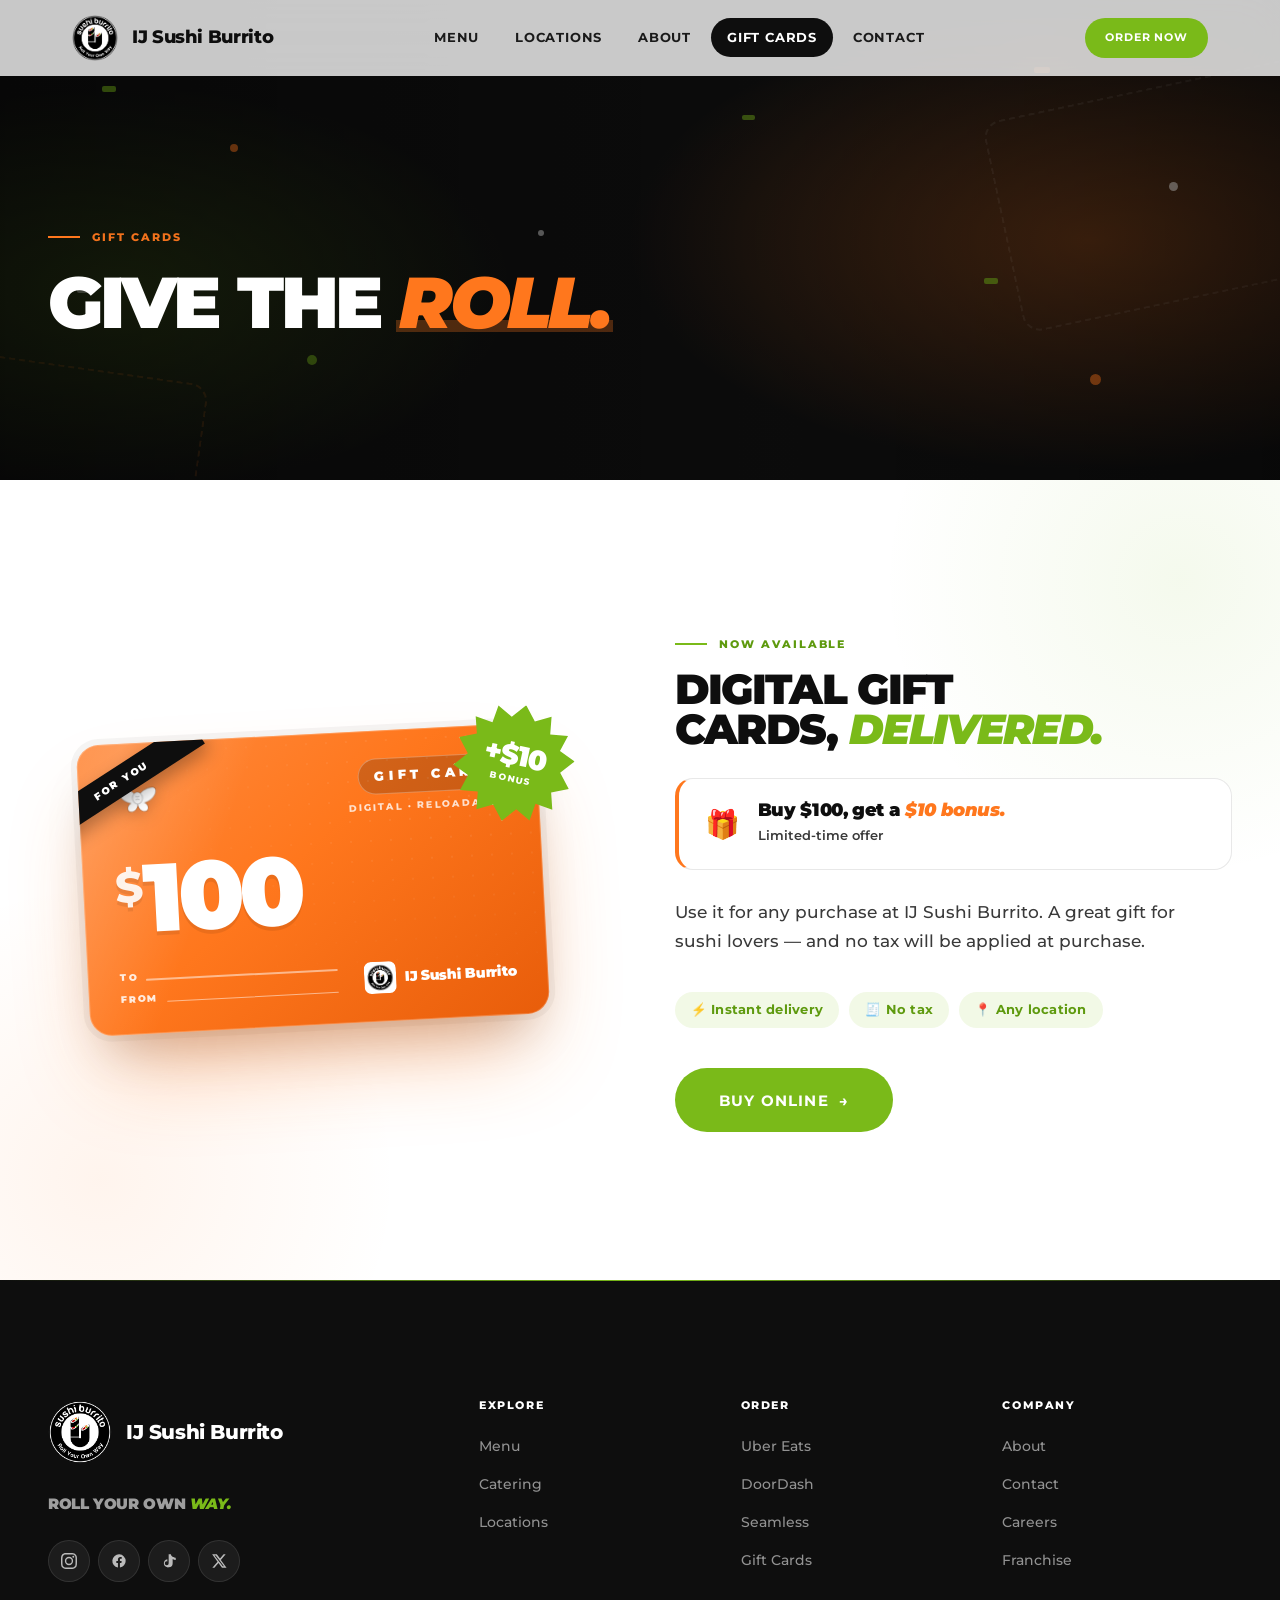
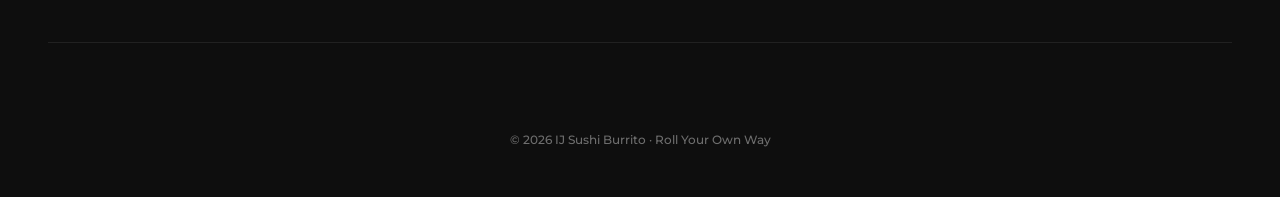
<file: gift-cards.html>
<!DOCTYPE html>
<html lang="en">
<head>
<meta charset="UTF-8">
<meta name="viewport" content="width=device-width, initial-scale=1.0, viewport-fit=cover">
<meta name="theme-color" content="#7ABA19">
<title>Gift Cards — IJ Sushi Burrito</title>
<meta name="description" content="IJ Sushi Burrito gift cards. The perfect gift for sushi lovers — redeemable at any of our 13+ locations.">

<meta property="og:type" content="website">
<meta property="og:title" content="Gift Cards — IJ Sushi Burrito">
<meta property="og:description" content="The perfect gift for sushi lovers.">
<meta property="og:image" content="assets/logo.png">

<link rel="icon" type="image/png" href="assets/logo.png">
<link rel="apple-touch-icon" href="assets/logo.png">

<link rel="preconnect" href="https://fonts.googleapis.com">
<link rel="preconnect" href="https://fonts.gstatic.com" crossorigin>
<link href="https://fonts.googleapis.com/css2?family=Montserrat:wght@400;500;600;700;800;900&display=swap" rel="stylesheet">

<link rel="stylesheet" href="styles.css?v=5">

<style>
/* ════════════ GIFT CARDS PAGE ════════════ */

/* Hero — matches locations/menu treatment */
.gc-hero{
  position:relative;background:var(--ink);color:#fff;
  min-height:480px;display:flex;align-items:center;
  overflow:hidden;padding:calc(var(--nav-h) + 80px) 0 80px;
}
.gc-hero__bg{
  position:absolute;inset:0;z-index:0;overflow:hidden;
  background:
    radial-gradient(ellipse 60% 80% at 85% 50%,rgba(255,119,29,.28) 0%,transparent 60%),
    radial-gradient(ellipse 50% 70% at 10% 60%,rgba(122,186,25,.18) 0%,transparent 60%),
    var(--ink);
}
.gc-hero__overlay{
  position:absolute;inset:0;z-index:1;pointer-events:none;
  background:linear-gradient(90deg,rgba(0,0,0,.5) 0%,rgba(0,0,0,.2) 60%,rgba(0,0,0,.4) 100%);
}
/* Confetti dots scattered across hero */
.gc-confetti{position:absolute;inset:0;z-index:0;pointer-events:none}
.gc-confetti span{position:absolute;border-radius:2px}
.gc-confetti span:nth-child(odd){animation:confFloat 6s ease-in-out infinite}
.gc-confetti span:nth-child(even){animation:confFloat 7s ease-in-out infinite reverse}
@keyframes confFloat{0%,100%{transform:translateY(0) rotate(var(--r,0deg))}50%{transform:translateY(-10px) rotate(calc(var(--r,0deg) + 12deg))}}
.gc-confetti span:nth-child(1){top:18%;left:8%;width:14px;height:6px;background:var(--brand);--r:24deg;opacity:.7}
.gc-confetti span:nth-child(2){top:30%;left:18%;width:8px;height:8px;background:var(--orange);border-radius:50%;--r:0deg;opacity:.65}
.gc-confetti span:nth-child(3){top:60%;left:6%;width:18px;height:5px;background:#fff;--r:-30deg;opacity:.35}
.gc-confetti span:nth-child(4){top:74%;left:24%;width:10px;height:10px;background:var(--brand);border-radius:50%;--r:0deg;opacity:.55}
.gc-confetti span:nth-child(5){top:14%;right:18%;width:16px;height:6px;background:var(--orange);--r:-15deg;opacity:.7}
.gc-confetti span:nth-child(6){top:38%;right:8%;width:9px;height:9px;background:#fff;border-radius:50%;opacity:.5}
.gc-confetti span:nth-child(7){top:58%;right:22%;width:14px;height:6px;background:var(--brand);--r:40deg;opacity:.6}
.gc-confetti span:nth-child(8){top:78%;right:14%;width:11px;height:11px;background:var(--orange);border-radius:50%;opacity:.6}
.gc-confetti span:nth-child(9){top:48%;left:42%;width:6px;height:6px;background:#fff;border-radius:50%;opacity:.45}
.gc-confetti span:nth-child(10){top:24%;left:58%;width:13px;height:5px;background:var(--brand);--r:60deg;opacity:.5}
@media(max-width:900px){.gc-confetti span:nth-child(n+7){display:none}}
/* Big tilted card silhouettes */
.gc-card-bg{position:absolute;border-radius:18px;border:2px dashed rgba(255,255,255,.07);pointer-events:none;z-index:0}
.gc-card-bg--1{width:340px;height:215px;top:18%;right:-60px;transform:rotate(-12deg)}
.gc-card-bg--2{width:240px;height:152px;bottom:-40px;left:-40px;transform:rotate(8deg);border-color:rgba(255,119,29,.15)}
@media(max-width:900px){.gc-card-bg{display:none}}
.gc-hero__inner{
  position:relative;z-index:2;max-width:1320px;margin:0 auto;padding:0 48px;width:100%;
}
@media(max-width:900px){.gc-hero{min-height:auto;padding:calc(var(--nav-h) + 60px) 0 60px}.gc-hero__inner{padding:0 28px;text-align:center}.gc-hero__inner > div{display:flex;flex-direction:column;align-items:center}}
.gc-hero__eyebrow{
  display:inline-flex;align-items:center;gap:12px;
  font-size:11px;font-weight:800;letter-spacing:.18em;text-transform:uppercase;
  color:rgba(255,119,29,.95);margin-bottom:24px;
}
.gc-hero__eyebrow::before{content:'';width:32px;height:1.5px;background:var(--orange)}
.gc-hero h1{
  color:#fff;font-family:var(--fm-display);
  font-size:clamp(42px,6vw,72px);font-weight:900;
  letter-spacing:-.045em;line-height:.92;margin:0;text-transform:uppercase;
}
.gc-hero h1 em{
  font-style:italic;font-weight:900;color:var(--orange);
  position:relative;display:inline-block;text-transform:uppercase;
}
.gc-hero h1 em::after{
  content:'';position:absolute;left:-.04em;right:-.04em;bottom:.05em;
  height:.16em;background:rgba(255,119,29,.28);z-index:-1;
}
.gc-hero__sub{font-size:17px;color:rgba(255,255,255,.78);line-height:1.65;font-weight:500;max-width:420px;margin:0 0 24px}
.gc-hero__stats{display:flex;gap:36px;flex-wrap:wrap}
.gc-hero__stat{border-left:1px solid rgba(255,255,255,.18);padding-left:18px}
.gc-hero__stat strong{display:block;font-family:var(--fm-display);font-size:32px;font-weight:900;color:#fff;letter-spacing:-.02em;line-height:1;margin-bottom:4px}
.gc-hero__stat strong em{color:var(--orange);font-style:normal}
.gc-hero__stat span{font-size:11px;font-weight:700;letter-spacing:.12em;text-transform:uppercase;color:rgba(255,255,255,.6)}

/* Promo — split layout with gift card visual */
.gc-promo{background:var(--bg);padding:140px 0;position:relative;overflow:hidden}
@media(max-width:700px){.gc-promo{padding:72px 0}}
.gc-promo::before{content:'';position:absolute;top:-200px;right:-200px;width:600px;height:600px;border-radius:50%;background:radial-gradient(circle,rgba(122,186,25,.08),transparent 70%);pointer-events:none}
.gc-promo::after{content:'';position:absolute;bottom:-200px;left:-200px;width:600px;height:600px;border-radius:50%;background:radial-gradient(circle,rgba(255,119,29,.08),transparent 70%);pointer-events:none}
.gc-promo__inner{position:relative;z-index:1;max-width:1320px;margin:0 auto;padding:0 48px;display:grid;grid-template-columns:1fr 1.05fr;gap:96px;align-items:center}
@media(max-width:980px){.gc-promo__inner{grid-template-columns:1fr;gap:72px;padding:0 28px}}

/* Left column: gift card visual — looks like a real gift card */
.gc-promo__visual{position:relative;display:flex;justify-content:center;align-items:center;min-height:520px;padding:60px 30px}
@media(max-width:700px){.gc-promo__visual{min-height:auto;padding:40px 20px}}
.gc-card-wrap{position:relative;width:100%;max-width:460px}
.gc-card{
  position:relative;width:100%;aspect-ratio:1.58/1;
  background:linear-gradient(140deg,#ff8a3d 0%,#ff771d 45%,#e85d0a 100%);
  border-radius:22px;overflow:hidden;
  padding:28px 32px;display:flex;flex-direction:column;justify-content:space-between;gap:18px;
  color:#fff;
  box-shadow:
    0 50px 90px -24px rgba(255,119,29,.45),
    0 30px 50px -20px rgba(0,0,0,.25),
    0 0 0 1px rgba(255,255,255,.22) inset,
    0 0 0 6px rgba(0,0,0,.04);
  transform:rotate(-3deg);transition:transform .6s var(--e);
}
@media(max-width:520px){.gc-card{aspect-ratio:auto;padding:22px 24px}.gc-card__amt{font-size:64px}}
.gc-card-wrap:hover .gc-card{transform:rotate(-1deg) scale(1.02)}

/* Subtle dot pattern texture */
.gc-card::before{
  content:'';position:absolute;inset:0;pointer-events:none;
  background-image:radial-gradient(circle,rgba(255,255,255,.16) 1.5px,transparent 1.5px);
  background-size:20px 20px;
  opacity:.6;
  mask-image:radial-gradient(ellipse at 80% 20%,#000 0%,transparent 70%);
  -webkit-mask-image:radial-gradient(ellipse at 80% 20%,#000 0%,transparent 70%);
}

/* Glossy diagonal sheen */
.gc-card::after{
  content:'';position:absolute;top:-50%;left:-30%;width:55%;height:200%;
  background:linear-gradient(90deg,transparent,rgba(255,255,255,.16),transparent);
  transform:rotate(22deg);pointer-events:none;
}

/* Diagonal "FOR YOU" ribbon banner */
.gc-card__ribbon{
  position:absolute;top:22px;left:-46px;z-index:3;
  background:var(--ink);color:#fff;
  padding:7px 58px;font-size:10px;font-weight:900;letter-spacing:.24em;text-transform:uppercase;
  transform:rotate(-30deg);box-shadow:0 8px 18px rgba(0,0,0,.3);
}

/* Top row: bow icon + GIFT CARD label */
.gc-card__top{position:relative;z-index:1;display:flex;justify-content:space-between;align-items:flex-start;gap:14px}
.gc-card__bow{
  flex-shrink:0;width:54px;height:54px;
  display:flex;align-items:center;justify-content:center;
  filter:drop-shadow(0 4px 8px rgba(0,0,0,.18));
}
.gc-card__bow svg{width:100%;height:100%}
.gc-card__label-wrap{text-align:right}
.gc-card__label{
  display:inline-block;font-family:var(--fm-display);font-size:13px;font-weight:900;
  letter-spacing:.32em;text-transform:uppercase;color:#fff;
  background:rgba(0,0,0,.18);padding:7px 16px;border-radius:99px;
  border:1px solid rgba(255,255,255,.28);margin:0 0 6px;
}
.gc-card__label-sub{display:block;font-size:9.5px;font-weight:800;letter-spacing:.18em;text-transform:uppercase;color:rgba(255,255,255,.78);margin:0}

/* Center: amount */
.gc-card__center{position:relative;z-index:1;text-align:left}
.gc-card__amt{
  font-family:var(--fm-display);font-size:clamp(56px,16vw,96px);font-weight:900;color:#fff;
  letter-spacing:-.05em;line-height:.85;margin:0;
  text-shadow:0 4px 0 rgba(0,0,0,.08);
}
.gc-card__amt em{font-style:normal;font-size:.45em;vertical-align:0.7em;margin-right:4px;font-weight:800;color:rgba(255,255,255,.9)}

/* Bottom: "TO/FROM" lines on left + brand on right */
.gc-card__bot{position:relative;z-index:1;display:flex;justify-content:space-between;align-items:flex-end;gap:18px}
.gc-card__lines{display:flex;flex-direction:column;gap:8px;flex:1;max-width:55%}
.gc-card__line{display:flex;align-items:flex-end;gap:8px}
.gc-card__line-key{font-size:9.5px;font-weight:900;letter-spacing:.18em;text-transform:uppercase;color:rgba(255,255,255,.85);flex-shrink:0}
.gc-card__line-rule{flex:1;height:1.5px;background:rgba(255,255,255,.5);border-radius:1px;margin-bottom:3px}
.gc-card__brand{display:flex;align-items:center;gap:8px;font-family:var(--fm-display);font-size:14px;font-weight:900;letter-spacing:-.02em;color:#fff;text-align:right}
.gc-card__brand img{width:32px;height:32px;background:#fff;border-radius:7px;padding:3px}
.gc-card__brand .s{color:#fff}
.gc-card__brand .b{color:#fff}

/* Floating bonus badge — burst, sibling so it can overflow */
.gc-card__bonus{
  position:absolute;top:-30px;right:-30px;z-index:5;
  width:118px;height:118px;
  background:var(--brand);color:#fff;
  display:flex;flex-direction:column;align-items:center;justify-content:center;
  font-family:var(--fm-display);
  box-shadow:0 22px 46px -10px rgba(122,186,25,.6),0 0 0 6px rgba(255,255,255,.95);
  transform:rotate(12deg);
  clip-path:polygon(
    50% 0%, 60% 12%, 73% 5%, 75% 20%, 90% 18%, 86% 32%, 100% 38%, 90% 50%,
    100% 62%, 86% 68%, 90% 82%, 75% 80%, 73% 95%, 60% 88%, 50% 100%,
    40% 88%, 27% 95%, 25% 80%, 10% 82%, 14% 68%, 0% 62%, 10% 50%,
    0% 38%, 14% 32%, 10% 18%, 25% 20%, 27% 5%, 40% 12%
  );
  animation:bonusFloat 4s ease-in-out infinite;
}
@keyframes bonusFloat{0%,100%{transform:rotate(12deg) translateY(0)}50%{transform:rotate(8deg) translateY(-6px)}}
.gc-card__bonus strong{font-size:28px;font-weight:900;letter-spacing:-.03em;line-height:1}
.gc-card__bonus span{font-size:9px;font-weight:800;letter-spacing:.16em;text-transform:uppercase;margin-top:3px}
@media(max-width:520px){
  .gc-card__bonus{width:84px;height:84px;top:-18px;right:-14px}
  .gc-card__bonus strong{font-size:21px}
  .gc-card__bonus span{font-size:8px}
}

/* Right column: copy */
.gc-promo__copy .eyebrow{display:inline-flex;align-items:center;gap:12px;font-size:11px;font-weight:800;letter-spacing:.18em;text-transform:uppercase;color:var(--brand-d);margin-bottom:18px}
.gc-promo__copy .eyebrow::before{content:'';width:32px;height:1.5px;background:var(--brand)}
.gc-promo__copy h2{font-family:var(--fm-display);font-size:clamp(28px,3.5vw,42px);font-weight:900;letter-spacing:-.04em;line-height:.95;margin:0 0 28px;text-transform:uppercase;color:var(--ink)}
.gc-promo__copy h2 em{font-style:italic;color:var(--brand)}
.gc-promo__bonus-strip{
  display:flex;align-items:center;gap:18px;
  background:#fff;border:1px solid var(--ink7);border-left:4px solid var(--orange);
  border-radius:var(--r);padding:22px 26px;margin:0 0 28px;
}
.gc-promo__bonus-strip-icon{flex-shrink:0;font-size:28px}
.gc-promo__bonus-strip-txt{flex:1}
.gc-promo__bonus-strip-txt strong{display:block;font-family:var(--fm-display);font-size:18px;font-weight:900;color:var(--ink);letter-spacing:-.02em;line-height:1.1;margin-bottom:2px}
.gc-promo__bonus-strip-txt strong em{font-style:italic;color:var(--orange)}
.gc-promo__bonus-strip-txt span{font-size:13px;color:var(--ink3);font-weight:600}
.gc-promo__desc{font-size:17px;color:var(--ink3);line-height:1.7;margin:0 0 36px;font-weight:500;max-width:520px}
.gc-promo__perks{display:flex;flex-wrap:wrap;gap:10px;margin:0 0 40px}
.gc-promo__perk{
  display:inline-flex;align-items:center;gap:8px;
  padding:9px 16px;background:var(--brand-t);color:var(--brand-d);
  border-radius:99px;font-size:12.5px;font-weight:700;letter-spacing:.02em;
}
.gc-promo__perk svg{width:14px;height:14px;stroke:currentColor}
</style>
</head>

<body>
<a href="#main" class="skip">Skip to content</a>

<!-- NAV -->
<header class="nav" id="nav">
  <div class="nav__inner">
    <a href="index.html" class="nav__logo" aria-label="IJ Sushi Burrito home">
      <img src="assets/logo.png" alt="" width="46" height="46">
      <span>IJ <span class="s">Sushi</span> <span class="b">Burrito</span></span>
    </a>
    <nav aria-label="Primary">
      <ul class="nav__links">
        <li><a href="menu.html">Menu</a></li>
        <li><a href="locations.html">Locations</a></li>
        <li><a href="about.html">About</a></li>
        <li><a href="gift-cards.html" aria-current="page">Gift Cards</a></li>
        <li><a href="contact.html">Contact</a></li>
      </ul>
    </nav>
    <div class="nav__cta">
      <a href="locations.html" class="btn btn--brand btn--sm">Order Now</a>
      <button class="burger" aria-label="Open menu" aria-expanded="false" aria-controls="drawer">
        <span></span><span></span><span></span>
      </button>
    </div>
  </div>
</header>

<div class="drawer" id="drawer" hidden>
  <ul>
    <li><a href="menu.html">Menu</a></li>
    <li><a href="locations.html">Locations</a></li>
    <li><a href="about.html">About</a></li>
    <li><a href="gift-cards.html">Gift Cards</a></li>
    <li><a href="contact.html">Contact</a></li>
  </ul>
  <a href="locations.html" class="btn btn--brand btn--lg">Order Now →</a>
</div>

<main id="main">

<!-- HERO -->
<section class="gc-hero" aria-labelledby="gc-hero-title">
  <div class="gc-hero__bg" aria-hidden="true">
    <span class="gc-card-bg gc-card-bg--1"></span>
    <span class="gc-card-bg gc-card-bg--2"></span>
  </div>
  <div class="gc-confetti" aria-hidden="true">
    <span></span><span></span><span></span><span></span><span></span>
    <span></span><span></span><span></span><span></span><span></span>
  </div>
  <div class="gc-hero__overlay"></div>
  <div class="gc-hero__inner">
    <div>
      <p class="gc-hero__eyebrow">Gift Cards</p>
      <h1 id="gc-hero-title">Give the <em>roll.</em></h1>
    </div>
  </div>
</section>

<!-- PROMO -->
<section class="gc-promo">
  <div class="gc-promo__inner">

    <!-- Visual: branded gift card with bow, TO/FROM lines, ribbon + bonus burst -->
    <div class="gc-promo__visual" aria-hidden="true">
      <div class="gc-card-wrap">
        <div class="gc-card">
          <span class="gc-card__ribbon">For You</span>
          <div class="gc-card__top">
            <div class="gc-card__bow">
              <!-- Stylized bow SVG -->
              <svg viewBox="0 0 64 64" fill="none" xmlns="http://www.w3.org/2000/svg">
                <path d="M32 32c-3-7-10-12-18-12-2.4 0-4 1.8-4 4 0 6 6 12 14 14-2 1-4 3-4 6 0 2 1.6 4 4 4 4 0 7-3 8-8z" fill="#fff" stroke="rgba(0,0,0,.18)" stroke-width="1.2" stroke-linejoin="round"/>
                <path d="M32 32c3-7 10-12 18-12 2.4 0 4 1.8 4 4 0 6-6 12-14 14 2 1 4 3 4 6 0 2-1.6 4-4 4-4 0-7-3-8-8z" fill="#fff" stroke="rgba(0,0,0,.18)" stroke-width="1.2" stroke-linejoin="round"/>
                <ellipse cx="32" cy="32" rx="6" ry="7" fill="#fff" stroke="rgba(0,0,0,.18)" stroke-width="1.2"/>
                <path d="M30 30c1 1 3 1 4 0M30 34c1-1 3-1 4 0" stroke="rgba(0,0,0,.22)" stroke-width="1" stroke-linecap="round"/>
              </svg>
            </div>
            <div class="gc-card__label-wrap">
              <span class="gc-card__label">Gift Card</span>
              <span class="gc-card__label-sub">Digital · Reloadable</span>
            </div>
          </div>
          <div class="gc-card__center">
            <p class="gc-card__amt"><em>$</em>100</p>
          </div>
          <div class="gc-card__bot">
            <div class="gc-card__lines">
              <div class="gc-card__line"><span class="gc-card__line-key">To</span><span class="gc-card__line-rule"></span></div>
              <div class="gc-card__line"><span class="gc-card__line-key">From</span><span class="gc-card__line-rule"></span></div>
            </div>
            <div class="gc-card__brand">
              <img src="assets/logo.png" alt="">
              <span>IJ <span class="s">Sushi</span> <span class="b">Burrito</span></span>
            </div>
          </div>
        </div>
        <div class="gc-card__bonus">
          <strong>+$10</strong>
          <span>Bonus</span>
        </div>
      </div>
    </div>

    <!-- Copy -->
    <div class="gc-promo__copy">
      <p class="eyebrow">Now Available</p>
      <h2>Digital gift cards, <em>delivered.</em></h2>
      <div class="gc-promo__bonus-strip">
        <div class="gc-promo__bonus-strip-icon">🎁</div>
        <div class="gc-promo__bonus-strip-txt">
          <strong>Buy $100, get a <em>$10 bonus.</em></strong>
          <span>Limited-time offer</span>
        </div>
      </div>
      <p class="gc-promo__desc">Use it for any purchase at IJ Sushi Burrito. A great gift for sushi lovers — and no tax will be applied at purchase.</p>
      <div class="gc-promo__perks">
        <span class="gc-promo__perk">⚡ Instant delivery</span>
        <span class="gc-promo__perk">🧾 No tax</span>
        <span class="gc-promo__perk">📍 Any location</span>
      </div>
      <a href="https://www.ijsushiburrito.com/" target="_blank" rel="noopener" class="btn btn--brand btn--xl">Buy Online <span class="arrow">→</span></a>
    </div>

  </div>
</section>

</main>

<!-- FOOTER -->
<footer>
  <div class="container">
    <div class="foot-top">
      <div class="foot-tag">
        <a href="index.html" class="foot-tag__brand" aria-label="IJ Sushi Burrito home">
          <img src="assets/logo.png" alt="" width="64" height="64">
          <span>IJ <span class="s">Sushi</span> <span class="b">Burrito</span></span>
        </a>
        <p class="foot-tag__slogan">Roll your own <em>way.</em></p>
        <div class="social" aria-label="Social media">
          <a href="https://www.instagram.com/ij_sushiburrito/" target="_blank" rel="noopener" aria-label="Instagram"><svg viewBox="0 0 24 24"><path d="M12 2.2c3.2 0 3.6 0 4.8.1 1.2.1 1.8.2 2.2.4.6.2 1 .5 1.4.9.4.4.7.8.9 1.4.2.4.3 1 .4 2.2.1 1.2.1 1.6.1 4.8s0 3.6-.1 4.8c-.1 1.2-.2 1.8-.4 2.2-.2.6-.5 1-.9 1.4-.4.4-.8.7-1.4.9-.4.2-1 .3-2.2.4-1.2.1-1.6.1-4.8.1s-3.6 0-4.8-.1c-1.2-.1-1.8-.2-2.2-.4-.6-.2-1-.5-1.4-.9-.4-.4-.7-.8-.9-1.4-.2-.4-.3-1-.4-2.2-.1-1.2-.1-1.6-.1-4.8s0-3.6.1-4.8c.1-1.2.2-1.8.4-2.2.2-.6.5-1 .9-1.4.4-.4.8-.7 1.4-.9.4-.2 1-.3 2.2-.4 1.2-.1 1.6-.1 4.8-.1zM12 0C8.7 0 8.3 0 7.1.1 5.8.1 5 .3 4.2.6c-.8.3-1.5.7-2.1 1.4C1.4 2.6 1 3.3.7 4.2.4 5 .2 5.8.1 7.1 0 8.3 0 8.7 0 12s0 3.7.1 4.9c.1 1.3.3 2.1.6 2.9.3.8.7 1.5 1.4 2.1.7.7 1.4 1.1 2.1 1.4.8.3 1.6.5 2.9.6 1.2.1 1.6.1 4.9.1s3.7 0 4.9-.1c1.3-.1 2.1-.3 2.9-.6.8-.3 1.5-.7 2.1-1.4.7-.7 1.1-1.4 1.4-2.1.3-.8.5-1.6.6-2.9.1-1.2.1-1.6.1-4.9s0-3.7-.1-4.9c-.1-1.3-.3-2.1-.6-2.9-.3-.8-.7-1.5-1.4-2.1-.7-.7-1.4-1.1-2.1-1.4-.8-.3-1.6-.5-2.9-.6C15.7 0 15.3 0 12 0zm0 5.8a6.2 6.2 0 100 12.4 6.2 6.2 0 000-12.4zm0 10.3a4.1 4.1 0 110-8.2 4.1 4.1 0 010 8.2zm7.9-10.5a1.4 1.4 0 11-2.9 0 1.4 1.4 0 012.9 0z"/></svg></a>
          <a href="https://www.facebook.com/IJSushiBurritoHQ/" target="_blank" rel="noopener" aria-label="Facebook"><svg viewBox="0 0 24 24"><path d="M22 12a10 10 0 10-11.6 9.9v-7H8v-2.9h2.4V9.8c0-2.4 1.4-3.7 3.6-3.7 1 0 2.1.2 2.1.2v2.3h-1.2c-1.2 0-1.5.7-1.5 1.5V12h2.6l-.4 2.9h-2.2v7A10 10 0 0022 12z"/></svg></a>
          <a href="#" target="_blank" rel="noopener" aria-label="TikTok"><svg viewBox="0 0 24 24"><path d="M19.6 6.3a4.8 4.8 0 01-2.9-1 4.8 4.8 0 01-1.9-3.3h-3.3v13.4a2.9 2.9 0 11-2-2.8V9.2a6.2 6.2 0 102 12.3 6.2 6.2 0 006-6.2V9.1a8 8 0 004.6 1.5V7.3a4.8 4.8 0 01-2.5-1z"/></svg></a>
          <a href="#" target="_blank" rel="noopener" aria-label="Twitter"><svg viewBox="0 0 24 24"><path d="M18.9 2H22l-7.3 8.4L23.3 22h-6.8l-5.3-7-6.1 7H2l7.8-9L1.7 2h7l4.8 6.4L18.9 2zm-1.2 18h1.7L7 3.9H5.1L17.7 20z"/></svg></a>
        </div>
      </div>
      <div class="foot-cols">
        <div class="foot-col">
          <h4>Explore</h4>
          <ul>
            <li><a href="menu.html">Menu</a></li>
            <li><a href="menu.html#catering">Catering</a></li>
            <li><a href="locations.html">Locations</a></li>
          </ul>
        </div>
        <div class="foot-col">
          <h4>Order</h4>
          <ul>
            <li><a href="https://www.ubereats.com/store/ij-sushi-burrito/3pzm3OdZTrqogPzIFTW_Sg" target="_blank" rel="noopener">Uber Eats</a></li>
            <li><a href="https://www.doordash.com/store/ij-sushi-burrito-seattle-876364/" target="_blank" rel="noopener">DoorDash</a></li>
            <li><a href="https://www.seamless.com/food/ij_sushi_burrito/menu" target="_blank" rel="noopener">Seamless</a></li>
            <li><a href="gift-cards.html">Gift Cards</a></li>
          </ul>
        </div>
        <div class="foot-col">
          <h4>Company</h4>
          <ul>
            <li><a href="about.html">About</a></li>
            <li><a href="contact.html">Contact</a></li>
            <li><a href="#">Careers</a></li>
            <li><a href="#">Franchise</a></li>
          </ul>
        </div>
      </div>
    </div>
    <div class="foot-bot">
      <div class="foot-meta">© 2026 IJ Sushi Burrito · Roll Your Own Way</div>
    </div>
  </div>
</footer>

<button class="to-top" id="toTop" aria-label="Back to top">
  <svg viewBox="0 0 24 24" width="20" height="20" fill="none" stroke="currentColor" stroke-width="2.5" stroke-linecap="round" stroke-linejoin="round"><path d="M18 15l-6-6-6 6"/></svg>
</button>


<script>
const nav = document.getElementById('nav');
const toTop = document.getElementById('toTop');
const onScroll = () => {
  nav.classList.toggle('scrolled', window.scrollY > 12);
  toTop.classList.toggle('show', window.scrollY > 600);
};
window.addEventListener('scroll', onScroll, { passive: true });
onScroll();

const burger = document.querySelector('.burger');
const drawer = document.getElementById('drawer');
burger?.addEventListener('click', () => {
  const open = drawer.classList.toggle('open');
  burger.setAttribute('aria-expanded', open);
  drawer.hidden = !open;
});
drawer?.querySelectorAll('a').forEach(a => a.addEventListener('click', () => {
  drawer.classList.remove('open');
  burger.setAttribute('aria-expanded', 'false');
  drawer.hidden = true;
}));

toTop.addEventListener('click', () => window.scrollTo({ top: 0, behavior: 'smooth' }));
</script>

</body>
</html>
</file>
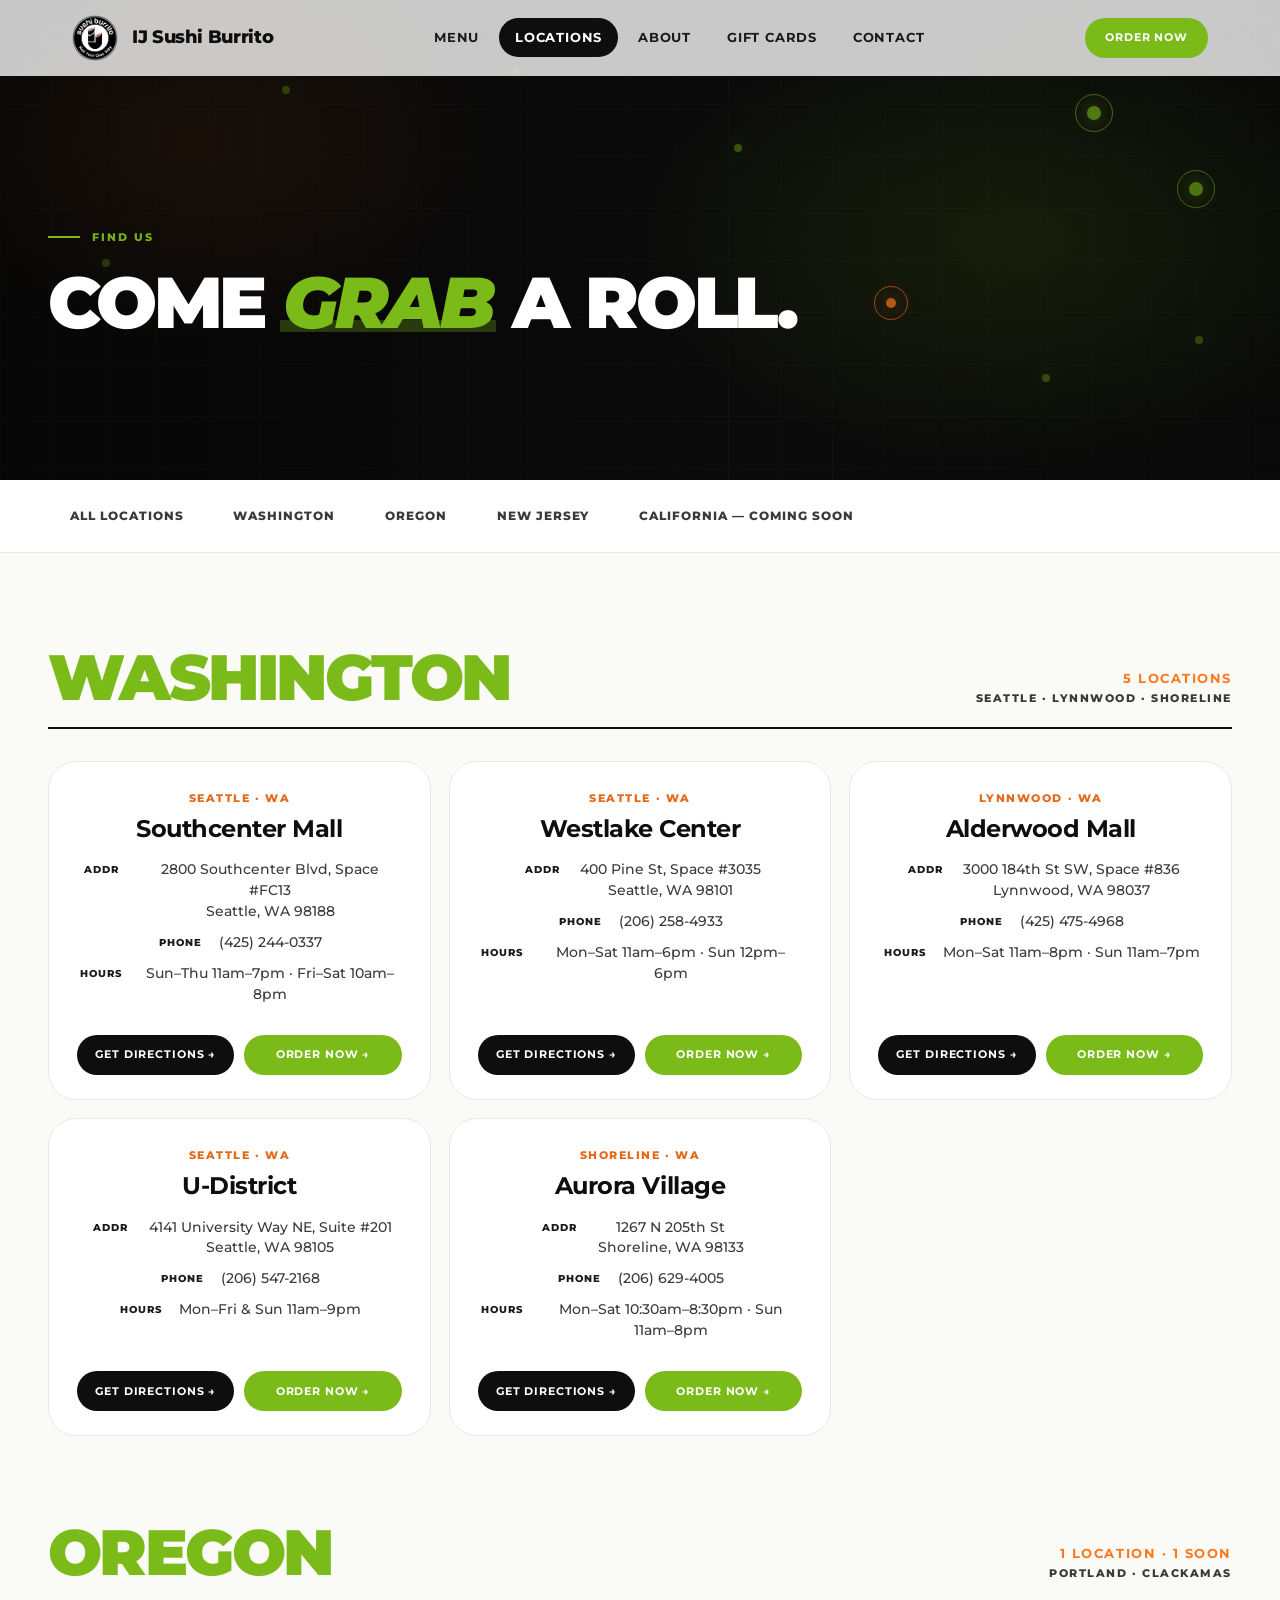
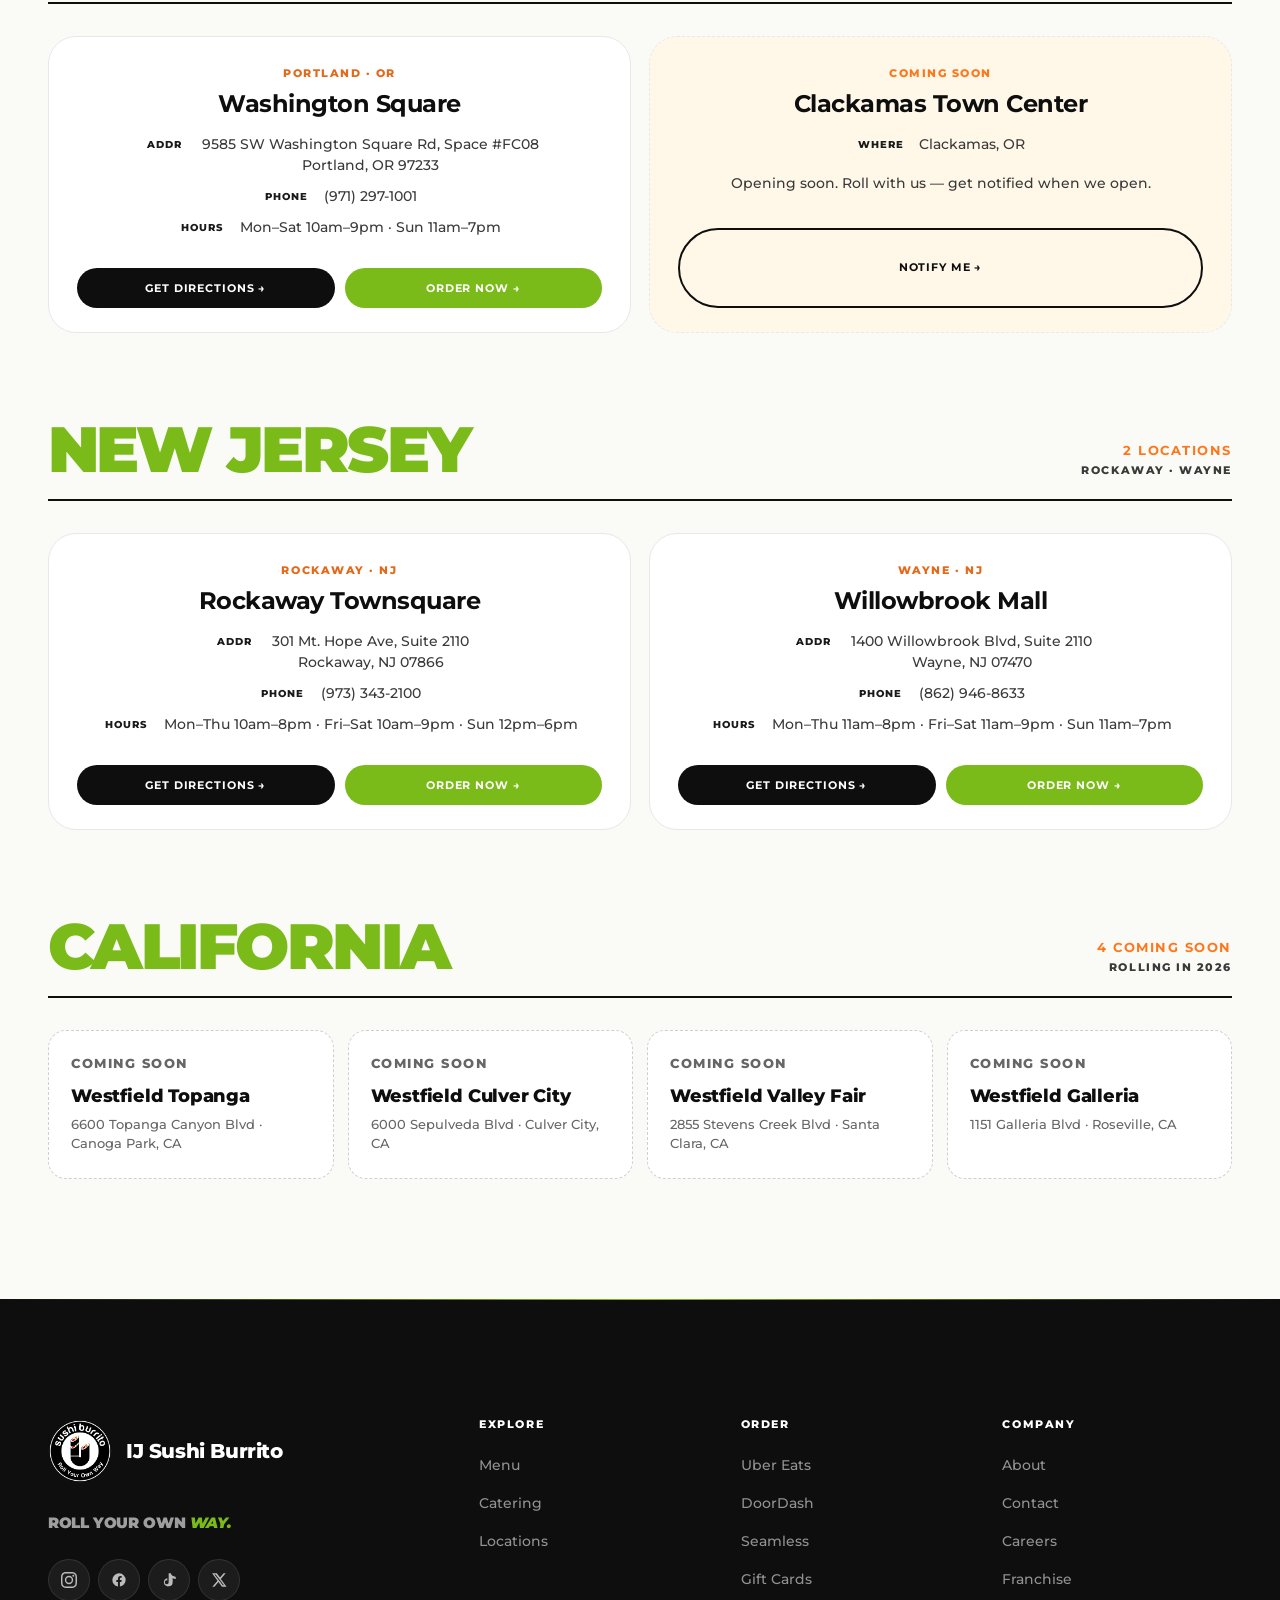
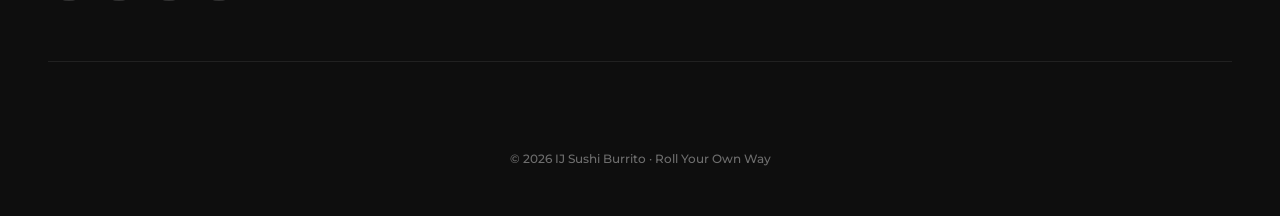
<file: locations.html>
<!DOCTYPE html>
<html lang="en">
<head>
<meta charset="UTF-8">
<meta name="viewport" content="width=device-width, initial-scale=1.0, viewport-fit=cover">
<meta name="theme-color" content="#7ABA19">
<title>Locations — IJ Sushi Burrito</title>
<meta name="description" content="Find your nearest IJ Sushi Burrito. 13+ locations across Washington, Oregon, California and New Jersey.">

<meta property="og:type" content="website">
<meta property="og:title" content="Locations — IJ Sushi Burrito">
<meta property="og:description" content="13+ locations across WA, OR, CA & NJ.">
<meta property="og:image" content="assets/logo.png">

<link rel="icon" type="image/png" href="assets/logo.png">
<link rel="apple-touch-icon" href="assets/logo.png">

<link rel="preconnect" href="https://fonts.googleapis.com">
<link rel="preconnect" href="https://fonts.gstatic.com" crossorigin>
<link href="https://fonts.googleapis.com/css2?family=Montserrat:wght@400;500;600;700;800;900&display=swap" rel="stylesheet">

<link rel="stylesheet" href="styles.css?v=5">

<style>
/* ════════════ LOCATIONS PAGE ════════════ */

/* Hero header — matches the dark immersive Fresh section treatment */
.locs-hero{
  position:relative;background:var(--ink);color:#fff;
  min-height:480px;display:flex;align-items:center;
  overflow:hidden;padding:calc(var(--nav-h) + 80px) 0 80px;
}
.locs-hero__bg{
  position:absolute;inset:0;z-index:0;overflow:hidden;
  background:
    /* faint grid lines */
    linear-gradient(rgba(255,255,255,.025) 1px,transparent 1px) 0 0/52px 52px,
    linear-gradient(90deg,rgba(255,255,255,.025) 1px,transparent 1px) 0 0/52px 52px,
    /* color glows */
    radial-gradient(ellipse 50% 80% at 80% 50%,rgba(122,186,25,.18) 0%,transparent 60%),
    radial-gradient(ellipse 40% 70% at 15% 30%,rgba(255,119,29,.14) 0%,transparent 60%),
    var(--ink);
}
.locs-hero__overlay{
  position:absolute;inset:0;z-index:1;pointer-events:none;
  background:linear-gradient(90deg,rgba(0,0,0,.55) 0%,rgba(0,0,0,.25) 60%,rgba(0,0,0,.4) 100%);
}
/* Map "pins" — scattered dots with pulsing rings */
.locs-pin{position:absolute;width:14px;height:14px;border-radius:50%;background:var(--brand);box-shadow:0 0 18px rgba(122,186,25,.7);z-index:0}
.locs-pin::before,.locs-pin::after{content:'';position:absolute;inset:-12px;border-radius:50%;border:1.5px solid rgba(122,186,25,.5);animation:pinPulse 2.6s ease-out infinite}
.locs-pin::after{animation-delay:1.3s}
.locs-pin--orange{background:var(--orange);box-shadow:0 0 18px rgba(255,119,29,.7)}
.locs-pin--orange::before,.locs-pin--orange::after{border-color:rgba(255,119,29,.5)}
.locs-pin--small{width:8px;height:8px;opacity:.55}
.locs-pin--small::before,.locs-pin--small::after{display:none}
@keyframes pinPulse{0%{transform:scale(.6);opacity:.85}100%{transform:scale(2.4);opacity:0}}
.locs-pin--p1{top:22%;right:14%}
.locs-pin--p2{top:62%;right:30%;width:10px;height:10px}
.locs-pin--p3{top:38%;right:6%}
.locs-pin--s1{top:18%;left:22%}
.locs-pin--s2{top:54%;left:8%}
.locs-pin--s3{top:78%;right:18%}
.locs-pin--s4{top:30%;right:42%}
.locs-pin--s5{top:70%;right:6%}
.locs-pin--s6{top:14%;left:40%}
@media(max-width:900px){.locs-pin{display:none}}
.locs-hero__inner{
  position:relative;z-index:2;max-width:1320px;margin:0 auto;padding:0 48px;width:100%;
}
@media(max-width:900px){.locs-hero{min-height:auto;padding:calc(var(--nav-h) + 60px) 0 60px}.locs-hero__inner{padding:0 28px;text-align:center}.locs-hero__inner > div{display:flex;flex-direction:column;align-items:center}}
.locs-hero__eyebrow{
  display:inline-flex;align-items:center;gap:12px;
  font-size:11px;font-weight:800;letter-spacing:.18em;text-transform:uppercase;
  color:rgba(122,186,25,.95);margin-bottom:24px;
}
.locs-hero__eyebrow::before{content:'';width:32px;height:1.5px;background:var(--brand)}
.locs-hero h1{
  color:#fff;font-family:var(--fm-display);
  font-size:clamp(42px,6vw,72px);font-weight:900;
  letter-spacing:-.045em;line-height:.92;margin:0;text-transform:uppercase;
}
.locs-hero h1 em{
  font-style:italic;font-weight:900;color:var(--brand);
  position:relative;display:inline-block;text-transform:uppercase;
}
.locs-hero h1 em::after{
  content:'';position:absolute;left:-.04em;right:-.04em;bottom:.05em;
  height:.16em;background:rgba(122,186,25,.28);z-index:-1;
}
.locs-hero__sub{
  font-size:17px;color:rgba(255,255,255,.78);line-height:1.65;font-weight:500;
  max-width:420px;margin:0 0 24px;
}
.locs-hero__stats{
  display:flex;gap:36px;flex-wrap:wrap;
}
.locs-hero__stat{
  border-left:1px solid rgba(255,255,255,.18);padding-left:18px;
}
.locs-hero__stat strong{
  display:block;font-family:var(--fm-display);font-size:32px;font-weight:900;
  color:#fff;letter-spacing:-.02em;line-height:1;margin-bottom:4px;
}
.locs-hero__stat strong em{color:var(--brand);font-style:normal}
.locs-hero__stat span{font-size:11px;font-weight:700;letter-spacing:.12em;text-transform:uppercase;color:rgba(255,255,255,.6)}

/* State filter tabs */
.locs-filter{
  position:sticky;top:var(--nav-h);z-index:50;
  background:rgba(255,255,255,.96);backdrop-filter:saturate(180%) blur(24px);
  border-bottom:1px solid var(--ink7);
}
.locs-filter__inner{
  max-width:1320px;margin:0 auto;padding:14px 48px;
  display:flex;gap:6px;overflow-x:auto;scrollbar-width:none;
}
.locs-filter__inner::-webkit-scrollbar{display:none}
@media(max-width:900px){.locs-filter__inner{padding:14px 20px;flex-wrap:wrap;justify-content:center;overflow-x:visible}}
@media(max-width:900px){.locs-filter a{padding:10px 16px;font-size:11px;min-height:38px}}
.locs-filter a{
  flex-shrink:0;padding:13px 22px;min-height:44px;display:inline-flex;align-items:center;
  border-radius:99px;
  font-size:12px;font-weight:800;text-transform:uppercase;letter-spacing:.08em;
  color:var(--ink3);background:transparent;
  transition:all .2s var(--e);white-space:nowrap;
}
.locs-filter a:hover{background:var(--brand-t);color:var(--brand-d)}
.locs-filter a.active{background:var(--ink);color:#fff;box-shadow:0 4px 14px rgba(0,0,0,.18)}

/* Locations content */
.locs-body{padding:96px 0 120px;background:var(--bg2)}
.locs-body__inner{max-width:1320px;margin:0 auto;padding:0 48px}
@media(max-width:900px){.locs-body__inner{padding:0 28px}}

.loc__states{display:flex;flex-direction:column;gap:88px}
.loc__state-row{position:relative;scroll-margin-top:calc(var(--nav-h) + 80px)}

</style>
</head>

<body>
<a href="#main" class="skip">Skip to content</a>

<!-- NAV -->
<header class="nav" id="nav">
  <div class="nav__inner">
    <a href="index.html" class="nav__logo" aria-label="IJ Sushi Burrito home">
      <img src="assets/logo.png" alt="" width="46" height="46">
      <span>IJ <span class="s">Sushi</span> <span class="b">Burrito</span></span>
    </a>
    <nav aria-label="Primary">
      <ul class="nav__links">
        <li><a href="menu.html">Menu</a></li>
        <li><a href="locations.html" aria-current="page">Locations</a></li>
        <li><a href="about.html">About</a></li>
        <li><a href="gift-cards.html">Gift Cards</a></li>
        <li><a href="contact.html">Contact</a></li>
      </ul>
    </nav>
    <div class="nav__cta">
      <a href="locations.html" class="btn btn--brand btn--sm">Order Now</a>
      <button class="burger" aria-label="Open menu" aria-expanded="false" aria-controls="drawer">
        <span></span><span></span><span></span>
      </button>
    </div>
  </div>
</header>

<div class="drawer" id="drawer" hidden>
  <ul>
    <li><a href="menu.html">Menu</a></li>
    <li><a href="locations.html">Locations</a></li>
    <li><a href="about.html">About</a></li>
    <li><a href="gift-cards.html">Gift Cards</a></li>
    <li><a href="contact.html">Contact</a></li>
  </ul>
  <a href="locations.html" class="btn btn--brand btn--lg">Order Now →</a>
</div>

<main id="main">

<!-- HERO -->
<section class="locs-hero" aria-labelledby="locs-hero-title">
  <div class="locs-hero__bg" aria-hidden="true">
    <span class="locs-pin locs-pin--p1"></span>
    <span class="locs-pin locs-pin--orange locs-pin--p2"></span>
    <span class="locs-pin locs-pin--p3"></span>
    <span class="locs-pin locs-pin--small locs-pin--s1"></span>
    <span class="locs-pin locs-pin--small locs-pin--s2"></span>
    <span class="locs-pin locs-pin--small locs-pin--s3"></span>
    <span class="locs-pin locs-pin--small locs-pin--s4"></span>
    <span class="locs-pin locs-pin--small locs-pin--s5"></span>
    <span class="locs-pin locs-pin--small locs-pin--s6"></span>
  </div>
  <div class="locs-hero__overlay"></div>
  <div class="locs-hero__inner">
    <div>
      <p class="locs-hero__eyebrow">Find Us</p>
      <h1 id="locs-hero-title">Come <em>grab</em> a roll.</h1>
    </div>
  </div>
</section>

<!-- STATE FILTER TABS -->
<nav class="locs-filter" aria-label="Filter by state">
  <div class="locs-filter__inner">
    <a href="#washington" class="active">All Locations</a>
    <a href="#washington">Washington</a>
    <a href="#oregon">Oregon</a>
    <a href="#new-jersey">New Jersey</a>
    <a href="#california">California — Coming Soon</a>
  </div>
</nav>

<!-- LOCATIONS BODY -->
<section class="locs-body">
  <div class="locs-body__inner">
    <div class="loc__states">

      <div class="loc__state-row reveal" id="washington">
        <div class="loc__state-head">
          <h3 class="loc__state-name"><em>Washington</em></h3>
          <div class="loc__state-meta"><strong>5 locations</strong><span>Seattle · Lynnwood · Shoreline</span></div>
        </div>
        <div class="loc__grid">
          <article class="loc-card">
            <p class="loc-card__city">Seattle · WA</p>
            <h3>Southcenter Mall</h3>
            <div class="loc-card__row"><strong>Addr</strong><span>2800 Southcenter Blvd, Space #FC13<br>Seattle, WA 98188</span></div>
            <div class="loc-card__row"><strong>Phone</strong><span><a href="tel:+14252440337">(425) 244-0337</a></span></div>
            <div class="loc-card__row"><strong>Hours</strong><span>Sun–Thu 11am–7pm · Fri–Sat 10am–8pm</span></div>
            <div class="loc-card__btns">
              <a class="btn btn--ink btn--sm loc-card__btn" target="_blank" rel="noopener" href="https://maps.google.com/?q=2800+Southcenter+Blvd+Seattle+WA+98188">Get Directions →</a>
              <a class="btn btn--brand btn--sm loc-card__btn" target="_blank" rel="noopener" href="https://direct.chownow.com/order/29154/locations/43144">Order Now →</a>
            </div>
          </article>
          <article class="loc-card">
            <p class="loc-card__city">Seattle · WA</p>
            <h3>Westlake Center</h3>
            <div class="loc-card__row"><strong>Addr</strong><span>400 Pine St, Space #3035<br>Seattle, WA 98101</span></div>
            <div class="loc-card__row"><strong>Phone</strong><span><a href="tel:+12062584933">(206) 258-4933</a></span></div>
            <div class="loc-card__row"><strong>Hours</strong><span>Mon–Sat 11am–6pm · Sun 12pm–6pm</span></div>
            <div class="loc-card__btns">
              <a class="btn btn--ink btn--sm loc-card__btn" target="_blank" rel="noopener" href="https://maps.google.com/?q=400+Pine+St+Seattle+WA+98101">Get Directions →</a>
              <a class="btn btn--brand btn--sm loc-card__btn" target="_blank" rel="noopener" href="https://direct.chownow.com/order/29154/locations/43150">Order Now →</a>
            </div>
          </article>
          <article class="loc-card">
            <p class="loc-card__city">Lynnwood · WA</p>
            <h3>Alderwood Mall</h3>
            <div class="loc-card__row"><strong>Addr</strong><span>3000 184th St SW, Space #836<br>Lynnwood, WA 98037</span></div>
            <div class="loc-card__row"><strong>Phone</strong><span><a href="tel:+14254754968">(425) 475-4968</a></span></div>
            <div class="loc-card__row"><strong>Hours</strong><span>Mon–Sat 11am–8pm · Sun 11am–7pm</span></div>
            <div class="loc-card__btns">
              <a class="btn btn--ink btn--sm loc-card__btn" target="_blank" rel="noopener" href="https://maps.google.com/?q=3000+184th+St+SW+Lynnwood+WA+98037">Get Directions →</a>
              <a class="btn btn--brand btn--sm loc-card__btn" target="_blank" rel="noopener" href="https://direct.chownow.com/order/29154/locations/54557">Order Now →</a>
            </div>
          </article>
          <article class="loc-card">
            <p class="loc-card__city">Seattle · WA</p>
            <h3>U-District</h3>
            <div class="loc-card__row"><strong>Addr</strong><span>4141 University Way NE, Suite #201<br>Seattle, WA 98105</span></div>
            <div class="loc-card__row"><strong>Phone</strong><span><a href="tel:+12065472168">(206) 547-2168</a></span></div>
            <div class="loc-card__row"><strong>Hours</strong><span>Mon–Fri &amp; Sun 11am–9pm</span></div>
            <div class="loc-card__btns">
              <a class="btn btn--ink btn--sm loc-card__btn" target="_blank" rel="noopener" href="https://maps.google.com/?q=4141+University+Way+NE+Seattle+WA+98105">Get Directions →</a>
              <a class="btn btn--brand btn--sm loc-card__btn" target="_blank" rel="noopener" href="https://direct.chownow.com/order/29154/locations/47204">Order Now →</a>
            </div>
          </article>
          <article class="loc-card">
            <p class="loc-card__city">Shoreline · WA</p>
            <h3>Aurora Village</h3>
            <div class="loc-card__row"><strong>Addr</strong><span>1267 N 205th St<br>Shoreline, WA 98133</span></div>
            <div class="loc-card__row"><strong>Phone</strong><span><a href="tel:+12066294005">(206) 629-4005</a></span></div>
            <div class="loc-card__row"><strong>Hours</strong><span>Mon–Sat 10:30am–8:30pm · Sun 11am–8pm</span></div>
            <div class="loc-card__btns">
              <a class="btn btn--ink btn--sm loc-card__btn" target="_blank" rel="noopener" href="https://maps.google.com/?q=1267+N+205th+St+Shoreline+WA+98133">Get Directions →</a>
              <a class="btn btn--brand btn--sm loc-card__btn" target="_blank" rel="noopener" href="https://direct.chownow.com/order/29154/locations/54559">Order Now →</a>
            </div>
          </article>
        </div>
      </div>

      <div class="loc__state-row reveal" id="oregon">
        <div class="loc__state-head">
          <h3 class="loc__state-name"><em>Oregon</em></h3>
          <div class="loc__state-meta"><strong>1 location · 1 soon</strong><span>Portland · Clackamas</span></div>
        </div>
        <div class="loc__grid">
          <article class="loc-card">
            <p class="loc-card__city">Portland · OR</p>
            <h3>Washington Square</h3>
            <div class="loc-card__row"><strong>Addr</strong><span>9585 SW Washington Square Rd, Space #FC08<br>Portland, OR 97233</span></div>
            <div class="loc-card__row"><strong>Phone</strong><span><a href="tel:+19712971001">(971) 297-1001</a></span></div>
            <div class="loc-card__row"><strong>Hours</strong><span>Mon–Sat 10am–9pm · Sun 11am–7pm</span></div>
            <div class="loc-card__btns">
              <a class="btn btn--ink btn--sm loc-card__btn" target="_blank" rel="noopener" href="https://maps.google.com/?q=9585+SW+Washington+Square+Rd+Portland+OR">Get Directions →</a>
              <a class="btn btn--brand btn--sm loc-card__btn" target="_blank" rel="noopener" href="https://direct.chownow.com/direct/29154/locations/43145">Order Now →</a>
            </div>
          </article>
          <article class="loc-card loc-card--soon">
            <p class="loc-card__city">Coming Soon</p>
            <h3>Clackamas Town Center</h3>
            <div class="loc-card__row"><strong>Where</strong><span>Clackamas, OR</span></div>
            <p style="font-size:13.5px;color:var(--ink3);line-height:1.55;flex:1;margin-top:8px">Opening soon. Roll with us — get notified when we open.</p>
            <a class="btn btn--outline btn--sm loc-card__btn" href="#">Notify Me →</a>
          </article>
        </div>
      </div>

      <div class="loc__state-row reveal" id="new-jersey">
        <div class="loc__state-head">
          <h3 class="loc__state-name"><em>New Jersey</em></h3>
          <div class="loc__state-meta"><strong>2 locations</strong><span>Rockaway · Wayne</span></div>
        </div>
        <div class="loc__grid">
          <article class="loc-card">
            <p class="loc-card__city">Rockaway · NJ</p>
            <h3>Rockaway Townsquare</h3>
            <div class="loc-card__row"><strong>Addr</strong><span>301 Mt. Hope Ave, Suite 2110<br>Rockaway, NJ 07866</span></div>
            <div class="loc-card__row"><strong>Phone</strong><span><a href="tel:+19733432100">(973) 343-2100</a></span></div>
            <div class="loc-card__row"><strong>Hours</strong><span>Mon–Thu 10am–8pm · Fri–Sat 10am–9pm · Sun 12pm–6pm</span></div>
            <div class="loc-card__btns">
              <a class="btn btn--ink btn--sm loc-card__btn" target="_blank" rel="noopener" href="https://maps.google.com/?q=301+Mt+Hope+Ave+Rockaway+NJ+07866">Get Directions →</a>
              <a class="btn btn--brand btn--sm loc-card__btn" target="_blank" rel="noopener" href="https://direct.chownow.com/direct/29154/locations/58631">Order Now →</a>
            </div>
          </article>
          <article class="loc-card">
            <p class="loc-card__city">Wayne · NJ</p>
            <h3>Willowbrook Mall</h3>
            <div class="loc-card__row"><strong>Addr</strong><span>1400 Willowbrook Blvd, Suite 2110<br>Wayne, NJ 07470</span></div>
            <div class="loc-card__row"><strong>Phone</strong><span><a href="tel:+18629468633">(862) 946-8633</a></span></div>
            <div class="loc-card__row"><strong>Hours</strong><span>Mon–Thu 11am–8pm · Fri–Sat 11am–9pm · Sun 11am–7pm</span></div>
            <div class="loc-card__btns">
              <a class="btn btn--ink btn--sm loc-card__btn" target="_blank" rel="noopener" href="https://maps.google.com/?q=1400+Willowbrook+Blvd+Wayne+NJ+07470">Get Directions →</a>
              <a class="btn btn--brand btn--sm loc-card__btn" target="_blank" rel="noopener" href="https://direct.chownow.com/order/29154/locations/64384">Order Now →</a>
            </div>
          </article>
        </div>
      </div>

      <div class="loc__state-row reveal" id="california">
        <div class="loc__state-head">
          <h3 class="loc__state-name"><em>California</em></h3>
          <div class="loc__state-meta"><strong>4 coming soon</strong><span>Rolling in 2026</span></div>
        </div>
        <div class="loc__soon-grid">
          <div class="loc-soon">
            <span class="loc-soon__tag">Coming Soon</span>
            <strong>Westfield Topanga</strong>
            <span>6600 Topanga Canyon Blvd · Canoga Park, CA</span>
          </div>
          <div class="loc-soon">
            <span class="loc-soon__tag">Coming Soon</span>
            <strong>Westfield Culver City</strong>
            <span>6000 Sepulveda Blvd · Culver City, CA</span>
          </div>
          <div class="loc-soon">
            <span class="loc-soon__tag">Coming Soon</span>
            <strong>Westfield Valley Fair</strong>
            <span>2855 Stevens Creek Blvd · Santa Clara, CA</span>
          </div>
          <div class="loc-soon">
            <span class="loc-soon__tag">Coming Soon</span>
            <strong>Westfield Galleria</strong>
            <span>1151 Galleria Blvd · Roseville, CA</span>
          </div>
        </div>
      </div>

    </div>
  </div>
</section>



</main>

<!-- FOOTER -->
<footer>
  <div class="container">
    <div class="foot-top">
      <div class="foot-tag">
        <a href="index.html" class="foot-tag__brand" aria-label="IJ Sushi Burrito home">
          <img src="assets/logo.png" alt="" width="64" height="64">
          <span>IJ <span class="s">Sushi</span> <span class="b">Burrito</span></span>
        </a>
        <p class="foot-tag__slogan">Roll your own <em>way.</em></p>
        <div class="social" aria-label="Social media">
          <a href="https://www.instagram.com/ij_sushiburrito/" target="_blank" rel="noopener" aria-label="Instagram"><svg viewBox="0 0 24 24"><path d="M12 2.2c3.2 0 3.6 0 4.8.1 1.2.1 1.8.2 2.2.4.6.2 1 .5 1.4.9.4.4.7.8.9 1.4.2.4.3 1 .4 2.2.1 1.2.1 1.6.1 4.8s0 3.6-.1 4.8c-.1 1.2-.2 1.8-.4 2.2-.2.6-.5 1-.9 1.4-.4.4-.8.7-1.4.9-.4.2-1 .3-2.2.4-1.2.1-1.6.1-4.8.1s-3.6 0-4.8-.1c-1.2-.1-1.8-.2-2.2-.4-.6-.2-1-.5-1.4-.9-.4-.4-.7-.8-.9-1.4-.2-.4-.3-1-.4-2.2-.1-1.2-.1-1.6-.1-4.8s0-3.6.1-4.8c.1-1.2.2-1.8.4-2.2.2-.6.5-1 .9-1.4.4-.4.8-.7 1.4-.9.4-.2 1-.3 2.2-.4 1.2-.1 1.6-.1 4.8-.1zM12 0C8.7 0 8.3 0 7.1.1 5.8.1 5 .3 4.2.6c-.8.3-1.5.7-2.1 1.4C1.4 2.6 1 3.3.7 4.2.4 5 .2 5.8.1 7.1 0 8.3 0 8.7 0 12s0 3.7.1 4.9c.1 1.3.3 2.1.6 2.9.3.8.7 1.5 1.4 2.1.7.7 1.4 1.1 2.1 1.4.8.3 1.6.5 2.9.6 1.2.1 1.6.1 4.9.1s3.7 0 4.9-.1c1.3-.1 2.1-.3 2.9-.6.8-.3 1.5-.7 2.1-1.4.7-.7 1.1-1.4 1.4-2.1.3-.8.5-1.6.6-2.9.1-1.2.1-1.6.1-4.9s0-3.7-.1-4.9c-.1-1.3-.3-2.1-.6-2.9-.3-.8-.7-1.5-1.4-2.1-.7-.7-1.4-1.1-2.1-1.4-.8-.3-1.6-.5-2.9-.6C15.7 0 15.3 0 12 0zm0 5.8a6.2 6.2 0 100 12.4 6.2 6.2 0 000-12.4zm0 10.3a4.1 4.1 0 110-8.2 4.1 4.1 0 010 8.2zm7.9-10.5a1.4 1.4 0 11-2.9 0 1.4 1.4 0 012.9 0z"/></svg></a>
          <a href="https://www.facebook.com/IJSushiBurritoHQ/" target="_blank" rel="noopener" aria-label="Facebook"><svg viewBox="0 0 24 24"><path d="M22 12a10 10 0 10-11.6 9.9v-7H8v-2.9h2.4V9.8c0-2.4 1.4-3.7 3.6-3.7 1 0 2.1.2 2.1.2v2.3h-1.2c-1.2 0-1.5.7-1.5 1.5V12h2.6l-.4 2.9h-2.2v7A10 10 0 0022 12z"/></svg></a>
          <a href="#" target="_blank" rel="noopener" aria-label="TikTok"><svg viewBox="0 0 24 24"><path d="M19.6 6.3a4.8 4.8 0 01-2.9-1 4.8 4.8 0 01-1.9-3.3h-3.3v13.4a2.9 2.9 0 11-2-2.8V9.2a6.2 6.2 0 102 12.3 6.2 6.2 0 006-6.2V9.1a8 8 0 004.6 1.5V7.3a4.8 4.8 0 01-2.5-1z"/></svg></a>
          <a href="#" target="_blank" rel="noopener" aria-label="Twitter"><svg viewBox="0 0 24 24"><path d="M18.9 2H22l-7.3 8.4L23.3 22h-6.8l-5.3-7-6.1 7H2l7.8-9L1.7 2h7l4.8 6.4L18.9 2zm-1.2 18h1.7L7 3.9H5.1L17.7 20z"/></svg></a>
        </div>
      </div>
      <div class="foot-cols">
        <div class="foot-col">
          <h4>Explore</h4>
          <ul>
            <li><a href="menu.html">Menu</a></li>
        <li><a href="menu.html#catering">Catering</a></li>
            <li><a href="locations.html">Locations</a></li>
          </ul>
        </div>
        <div class="foot-col">
          <h4>Order</h4>
          <ul>
            <li><a href="https://www.ubereats.com/store/ij-sushi-burrito/3pzm3OdZTrqogPzIFTW_Sg" target="_blank" rel="noopener">Uber Eats</a></li>
            <li><a href="https://www.doordash.com/store/ij-sushi-burrito-seattle-876364/" target="_blank" rel="noopener">DoorDash</a></li>
            <li><a href="https://www.seamless.com/food/ij_sushi_burrito/menu" target="_blank" rel="noopener">Seamless</a></li>
            <li><a href="gift-cards.html">Gift Cards</a></li>
          </ul>
        </div>
        <div class="foot-col">
          <h4>Company</h4>
          <ul>
            <li><a href="about.html">About</a></li>
            <li><a href="contact.html">Contact</a></li>
            <li><a href="#">Careers</a></li>
            <li><a href="#">Franchise</a></li>
          </ul>
        </div>
      </div>
    </div>
    <div class="foot-bot">
      
      <div class="foot-meta">
        © 2026 IJ Sushi Burrito · Roll Your Own Way
      </div>
    </div>
  </div>
</footer>

<button class="to-top" id="toTop" aria-label="Back to top">
  <svg viewBox="0 0 24 24" width="20" height="20" fill="none" stroke="currentColor" stroke-width="2.5" stroke-linecap="round" stroke-linejoin="round"><path d="M18 15l-6-6-6 6"/></svg>
</button>


<script>
const io = new IntersectionObserver((entries) => {
  entries.forEach(e => { if (e.isIntersecting) { e.target.classList.add('in'); io.unobserve(e.target); } });
}, { threshold: .1, rootMargin: '0px 0px -60px 0px' });
document.querySelectorAll('.reveal,.reveal-l,.reveal-r').forEach(el => io.observe(el));

const nav = document.getElementById('nav');
const toTop = document.getElementById('toTop');
const onScroll = () => {
  nav.classList.toggle('scrolled', window.scrollY > 12);
  toTop.classList.toggle('show', window.scrollY > 600);
};
window.addEventListener('scroll', onScroll, { passive: true });
onScroll();

const burger = document.querySelector('.burger');
const drawer = document.getElementById('drawer');
burger?.addEventListener('click', () => {
  const open = drawer.classList.toggle('open');
  burger.setAttribute('aria-expanded', open);
  drawer.hidden = !open;
});
drawer?.querySelectorAll('a').forEach(a => a.addEventListener('click', () => {
  drawer.classList.remove('open');
  burger.setAttribute('aria-expanded', 'false');
  drawer.hidden = true;
}));

toTop.addEventListener('click', () => window.scrollTo({ top: 0, behavior: 'smooth' }));

// State filter active state
const filterLinks = document.querySelectorAll('.locs-filter a');
const stateRows = document.querySelectorAll('.loc__state-row');
const setActiveState = () => {
  const y = window.scrollY + 200;
  let active = null;
  for (const s of stateRows) if (s.offsetTop <= y) active = s.id;
  filterLinks.forEach(a => {
    const href = a.getAttribute('href');
    a.classList.toggle('active', active && href === '#' + active);
  });
};
filterLinks.forEach(a => a.addEventListener('click', e => {
  e.preventDefault();
  const id = a.getAttribute('href').substring(1);
  if (id) {
    const target = document.getElementById(id);
    if (target) {
      const top = target.getBoundingClientRect().top + window.scrollY - 140;
      window.scrollTo({ top, behavior: 'smooth' });
    }
  }
}));
window.addEventListener('scroll', setActiveState, { passive: true });
</script>

</body>
</html>
</file>
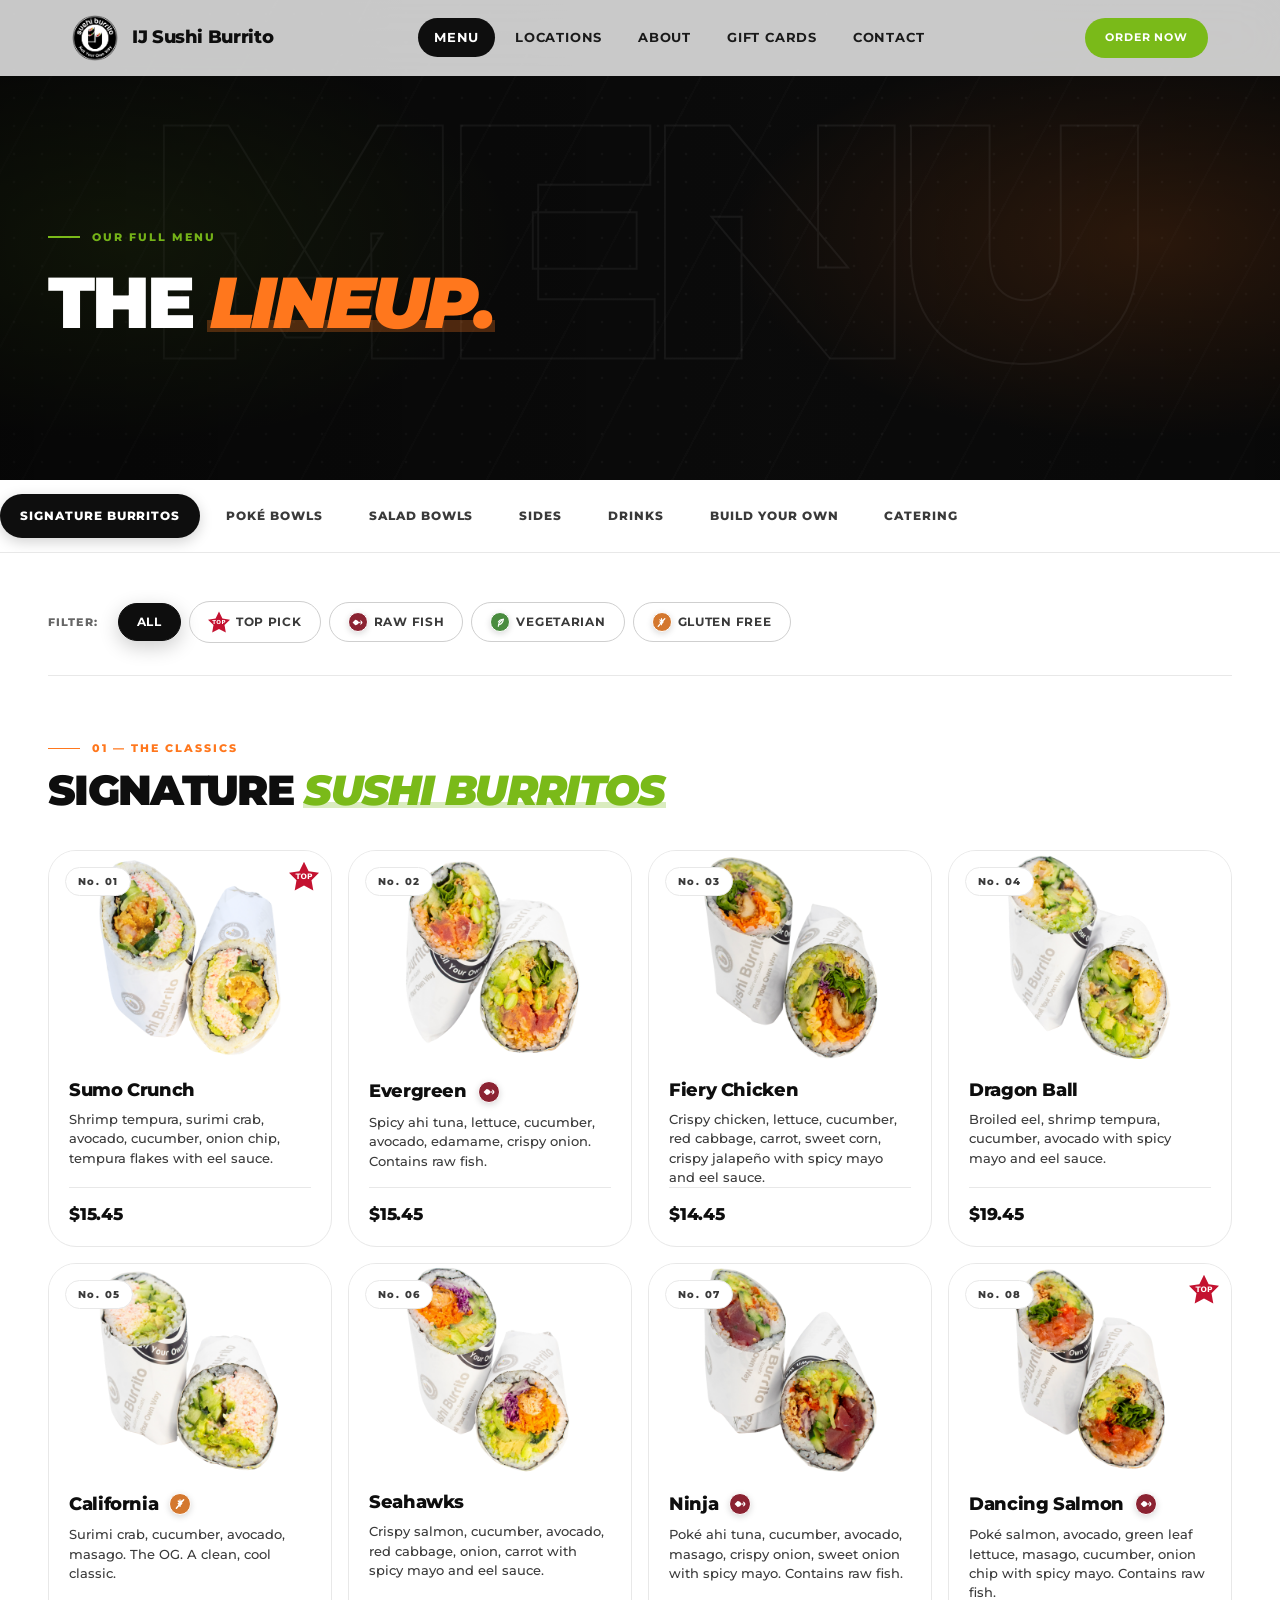
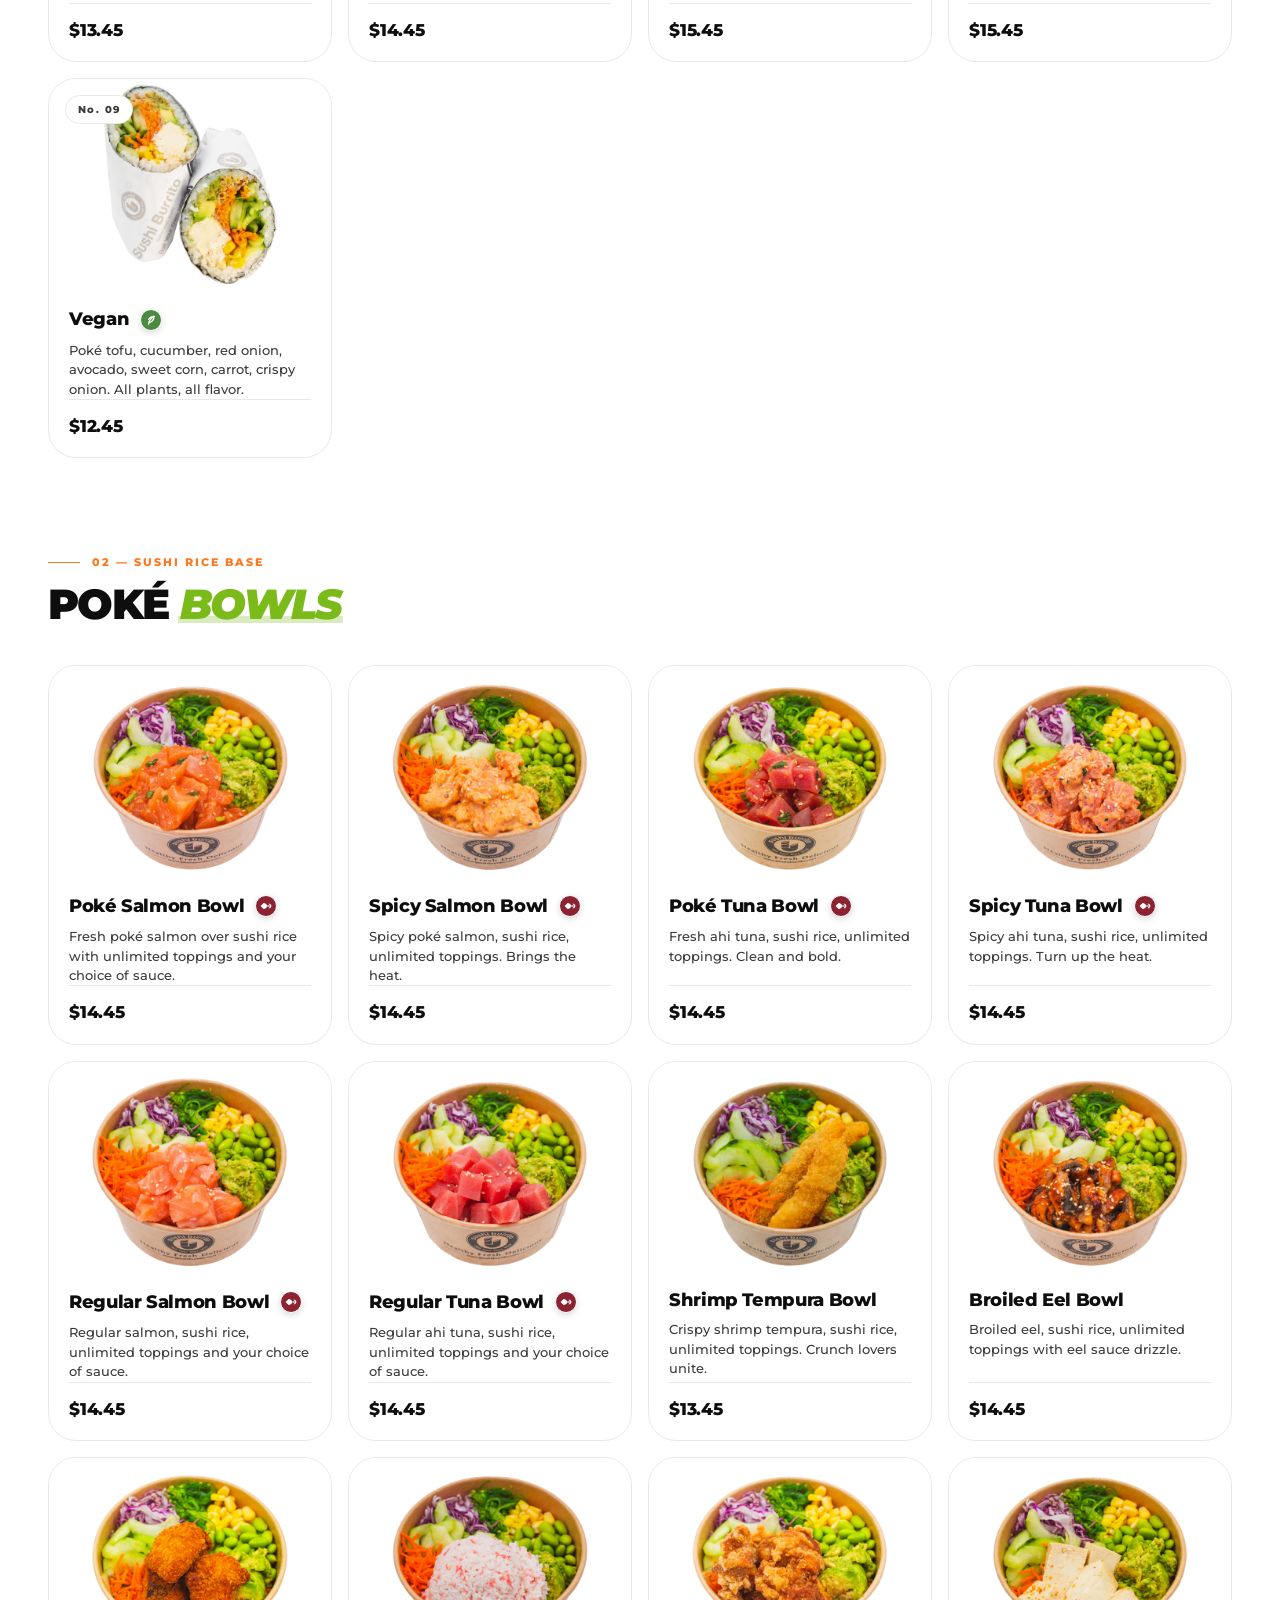
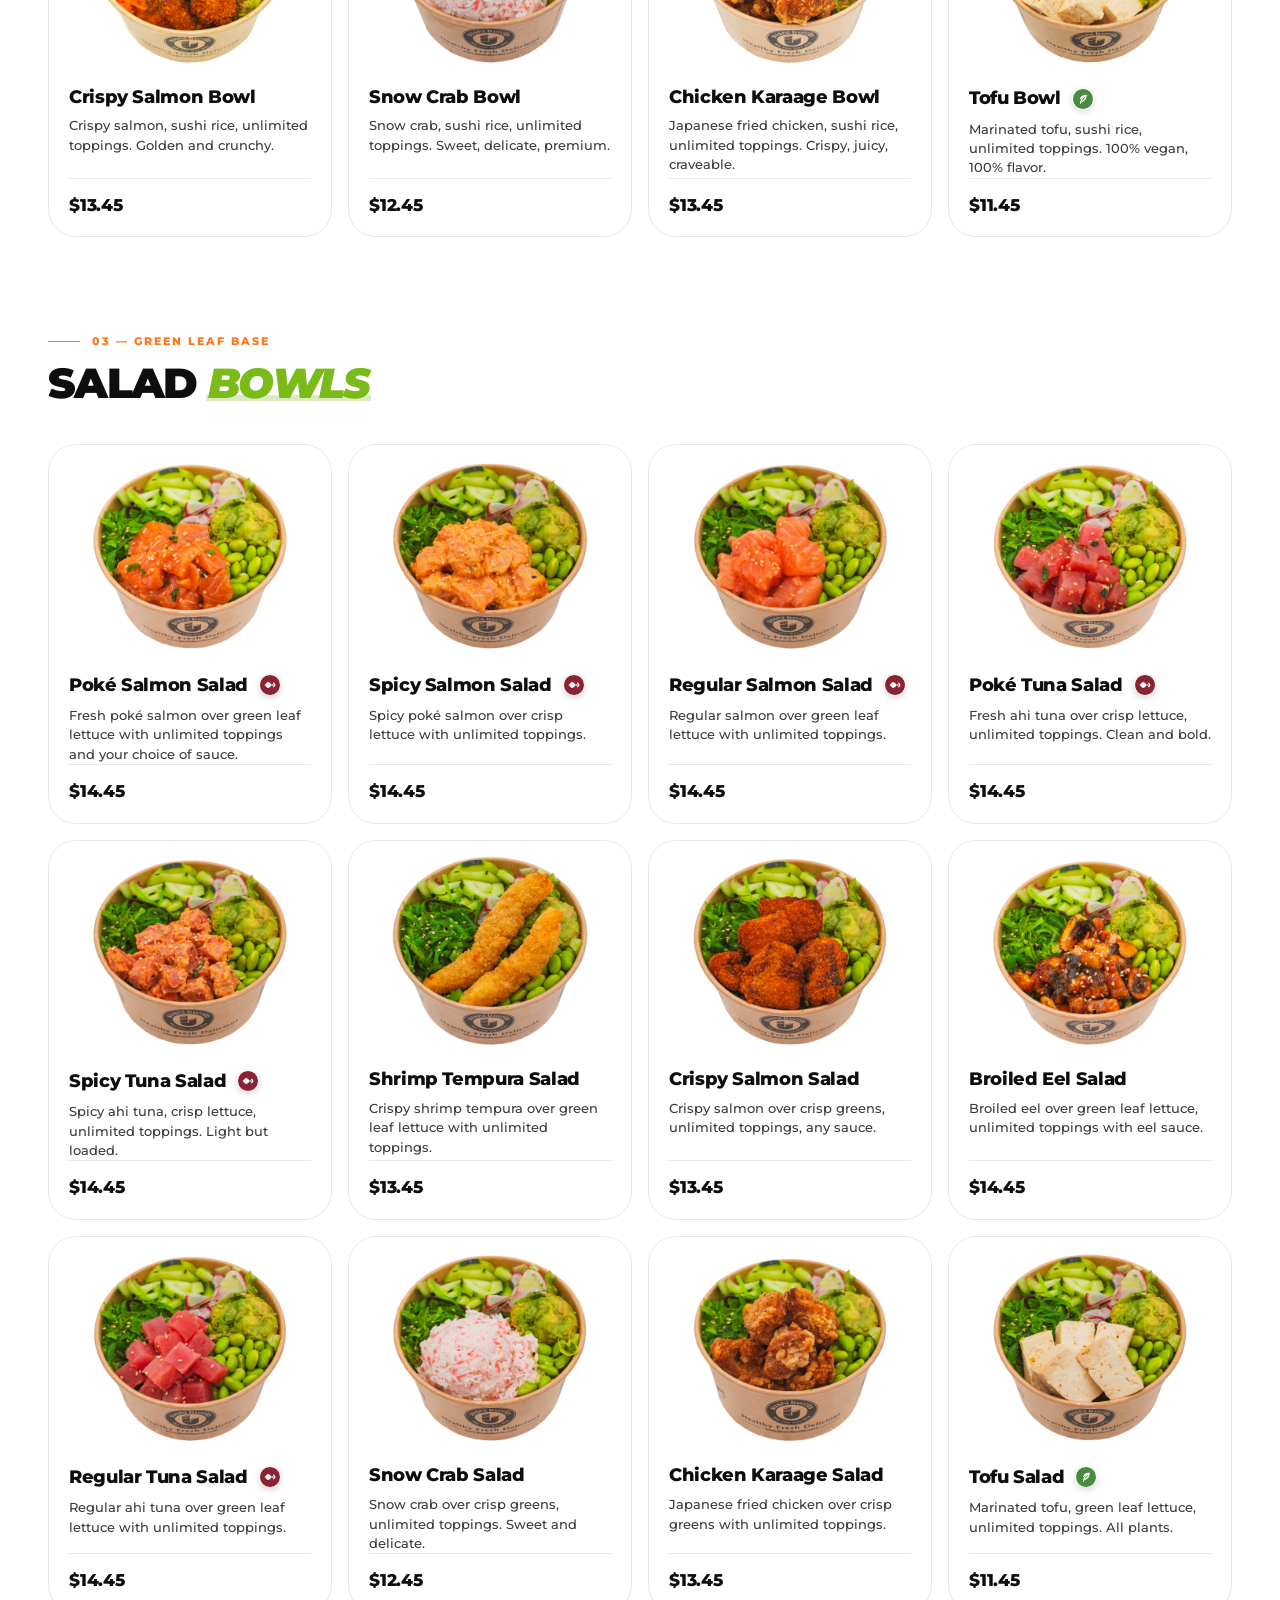
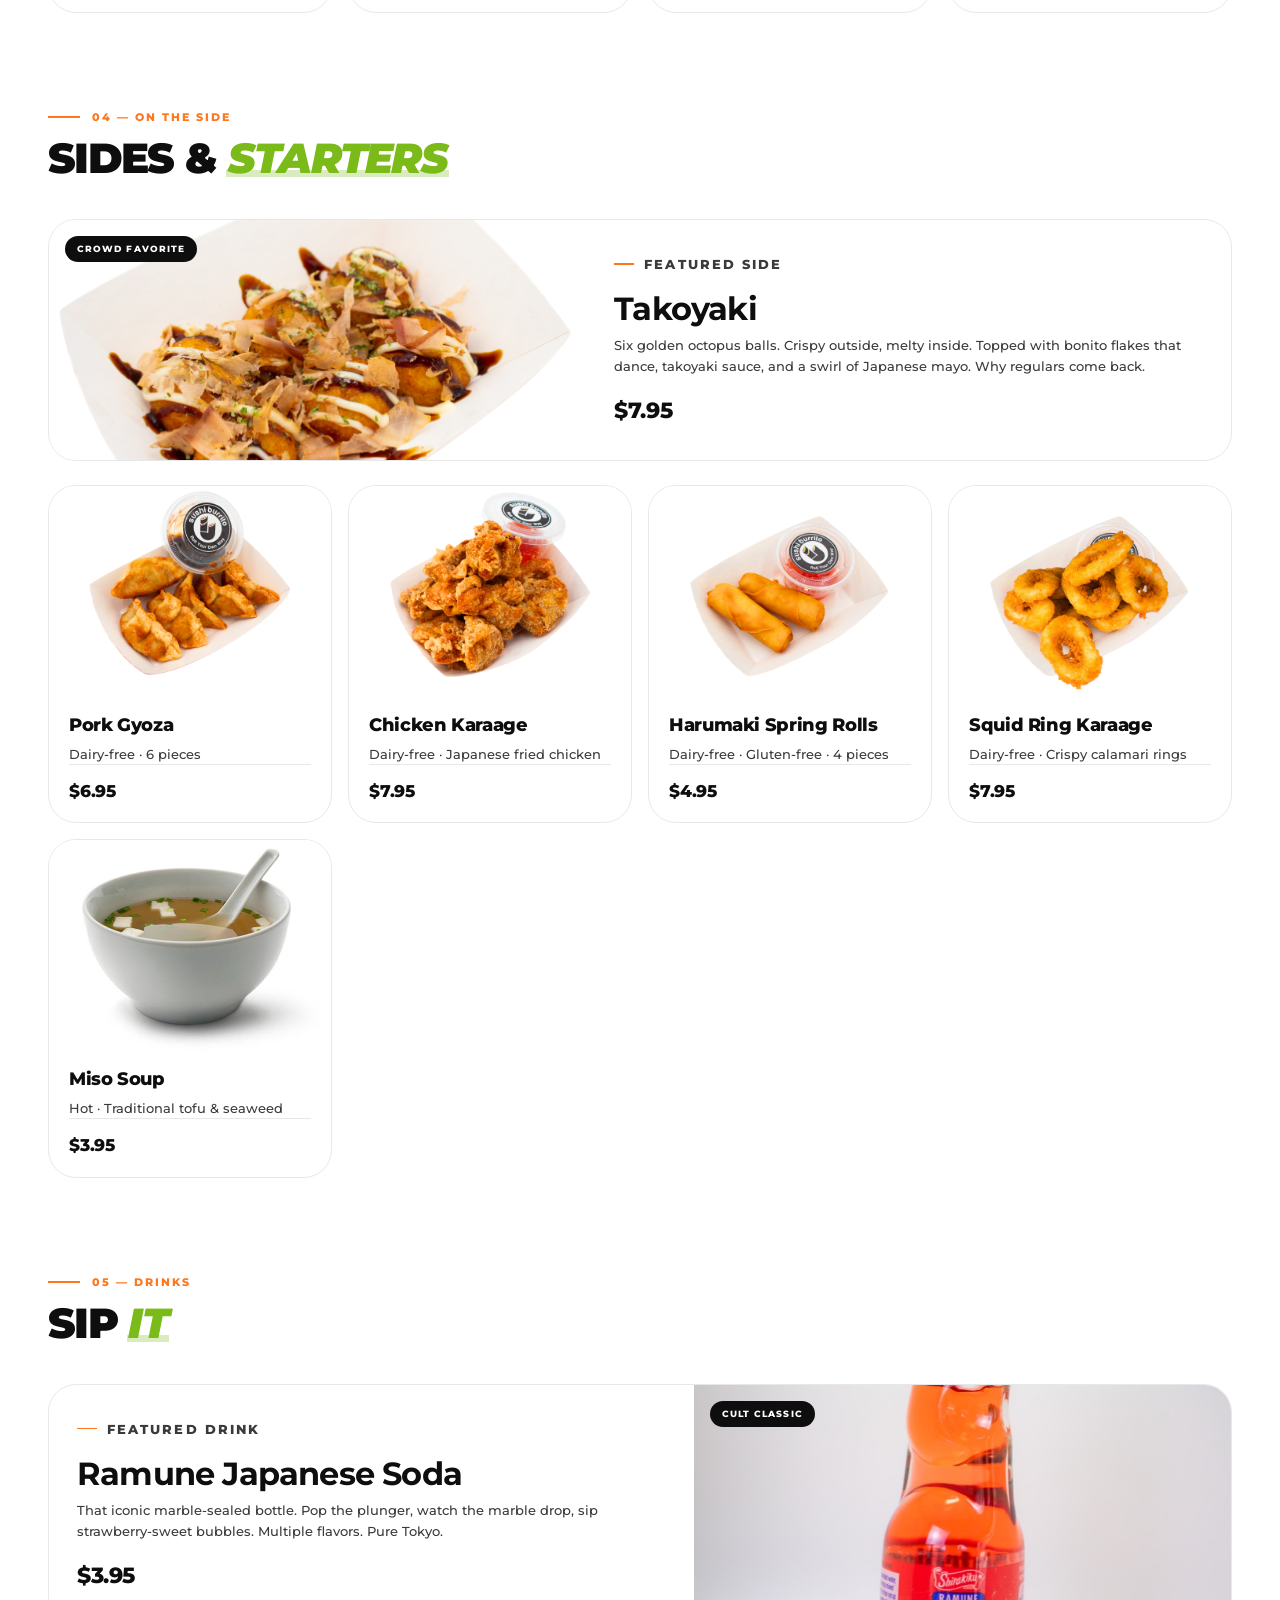
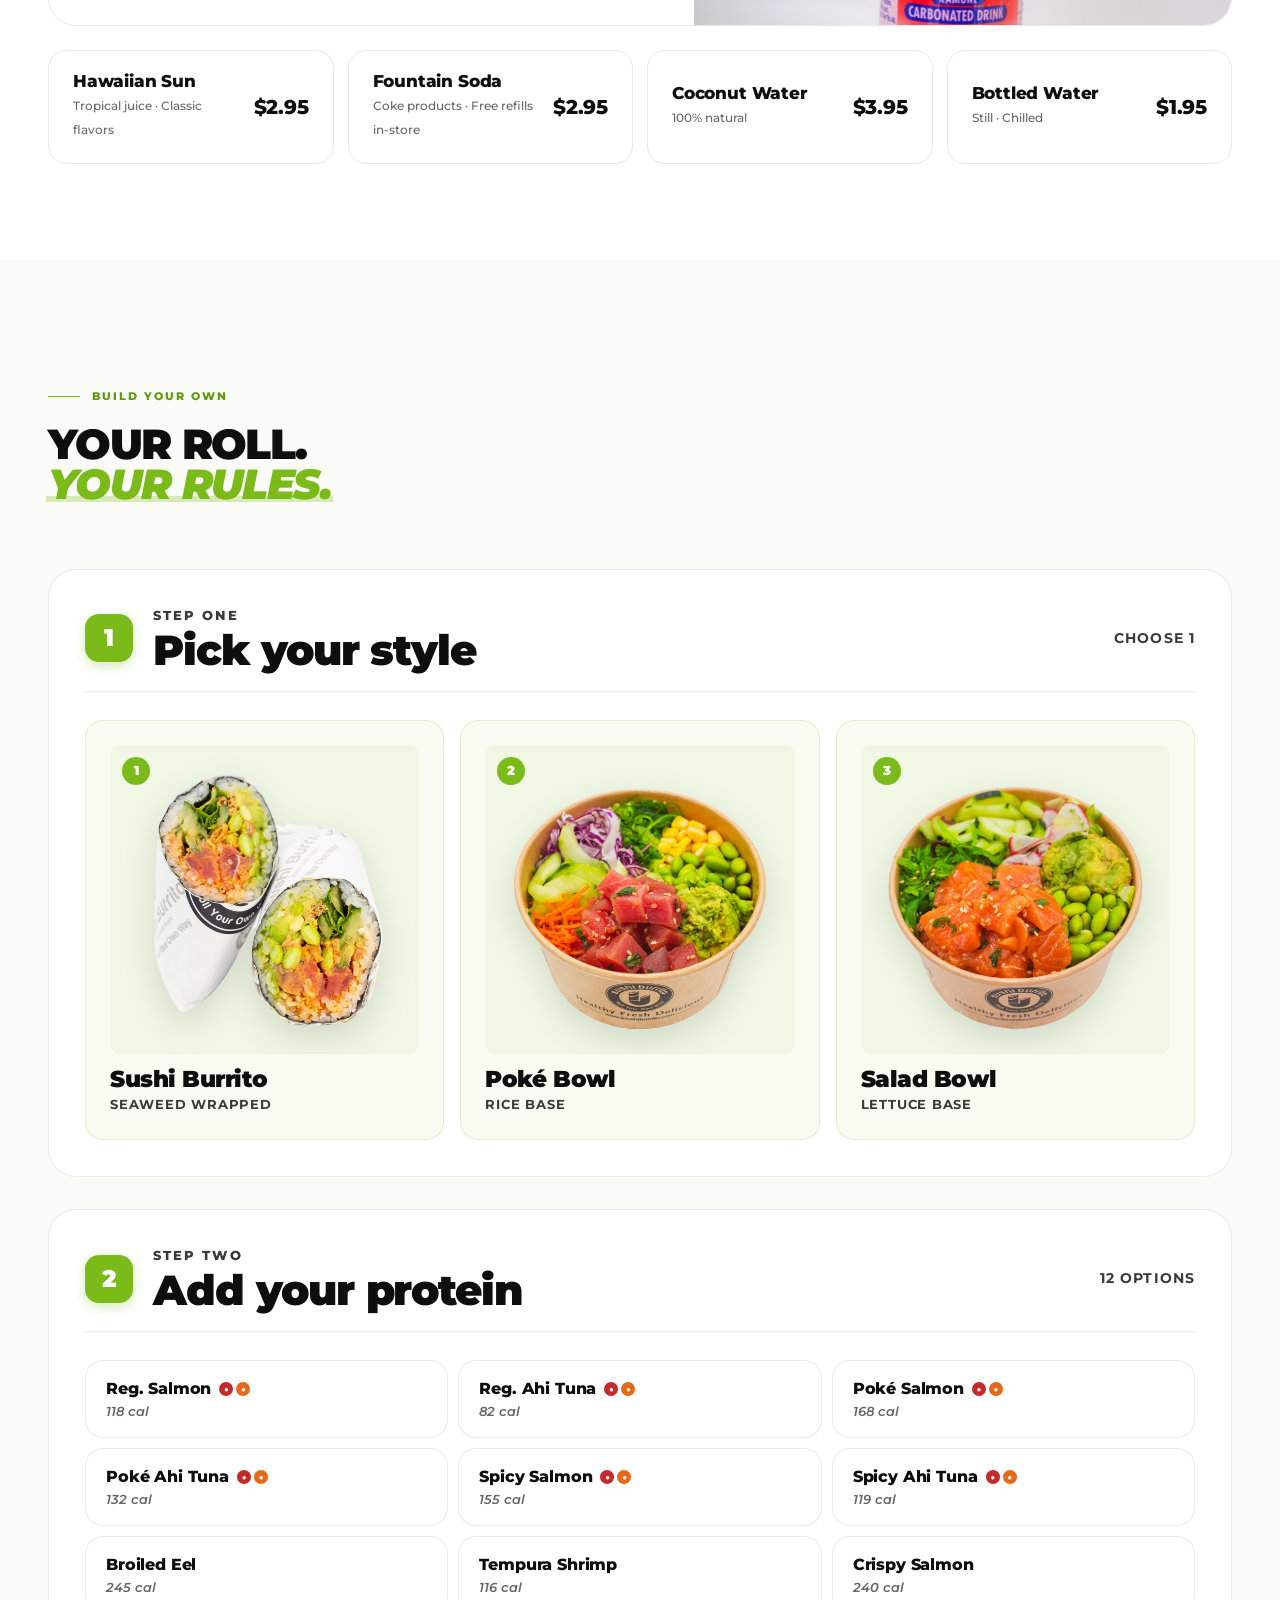
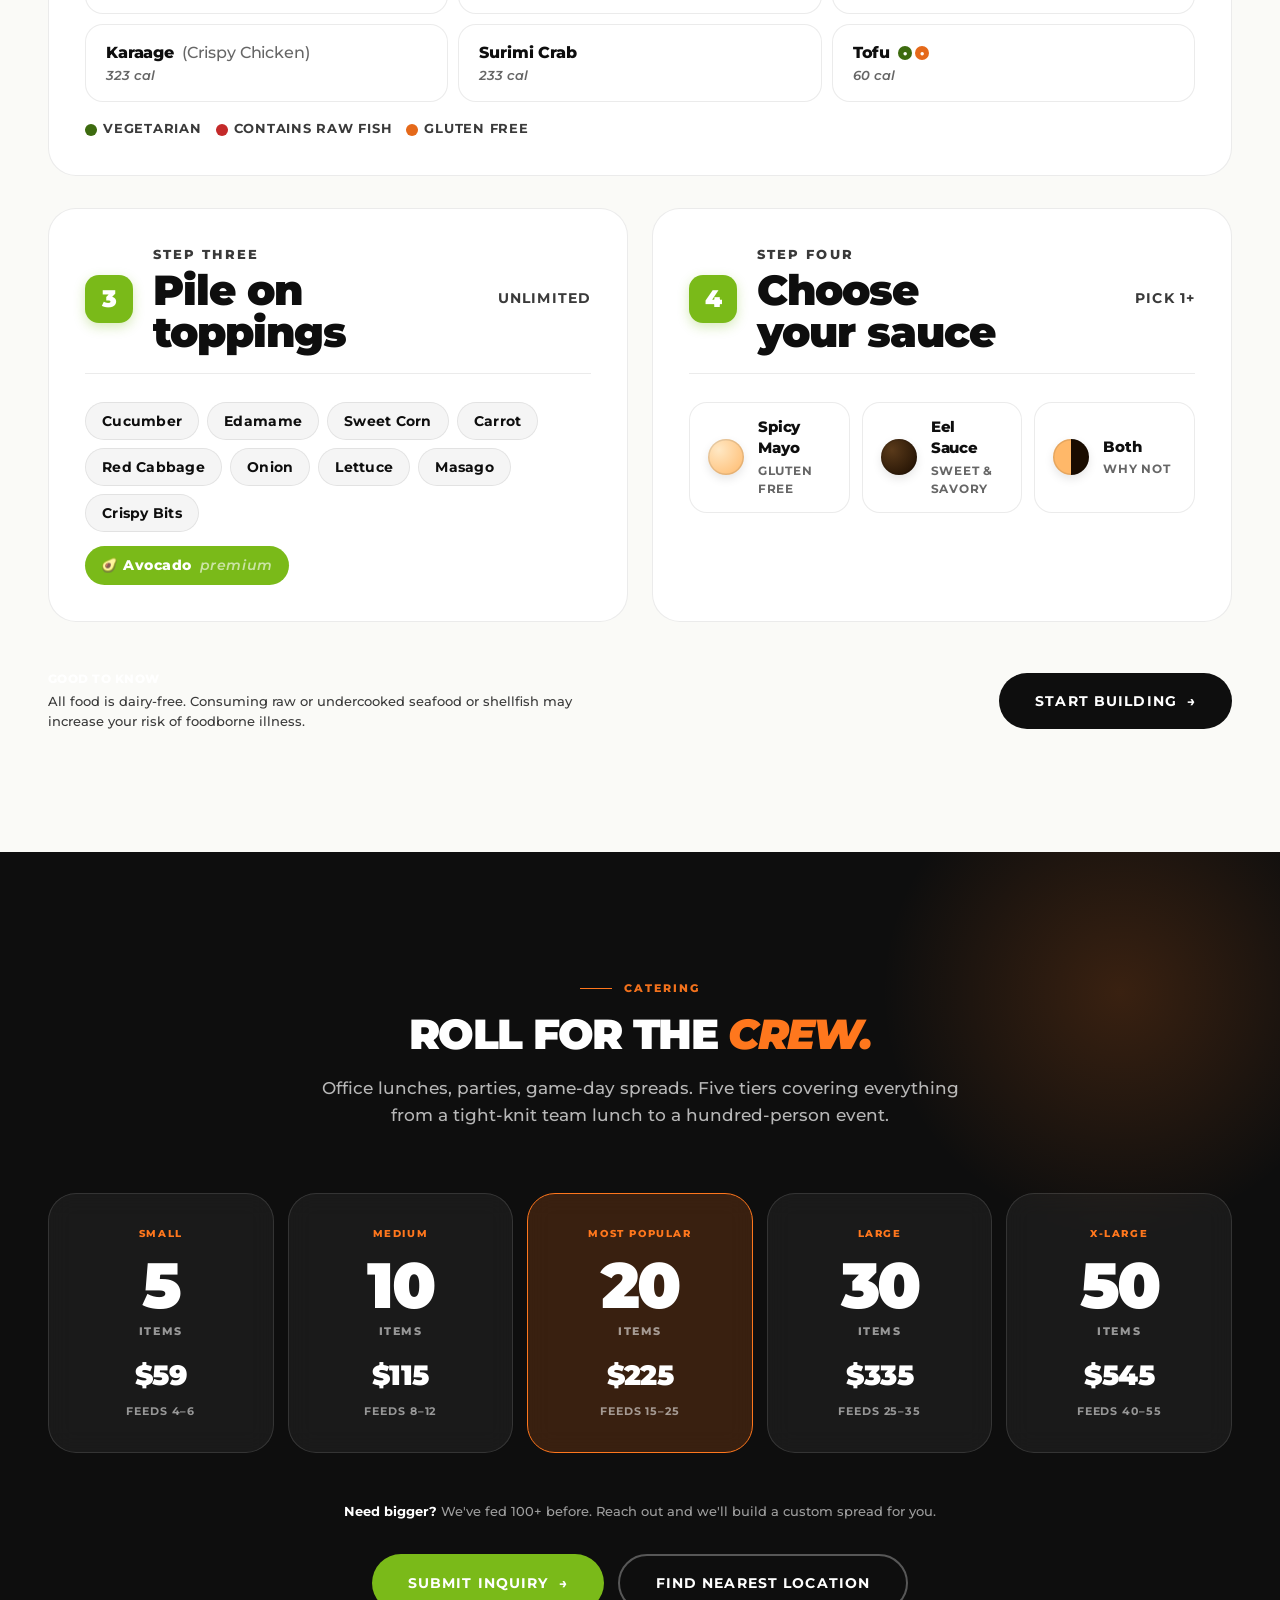
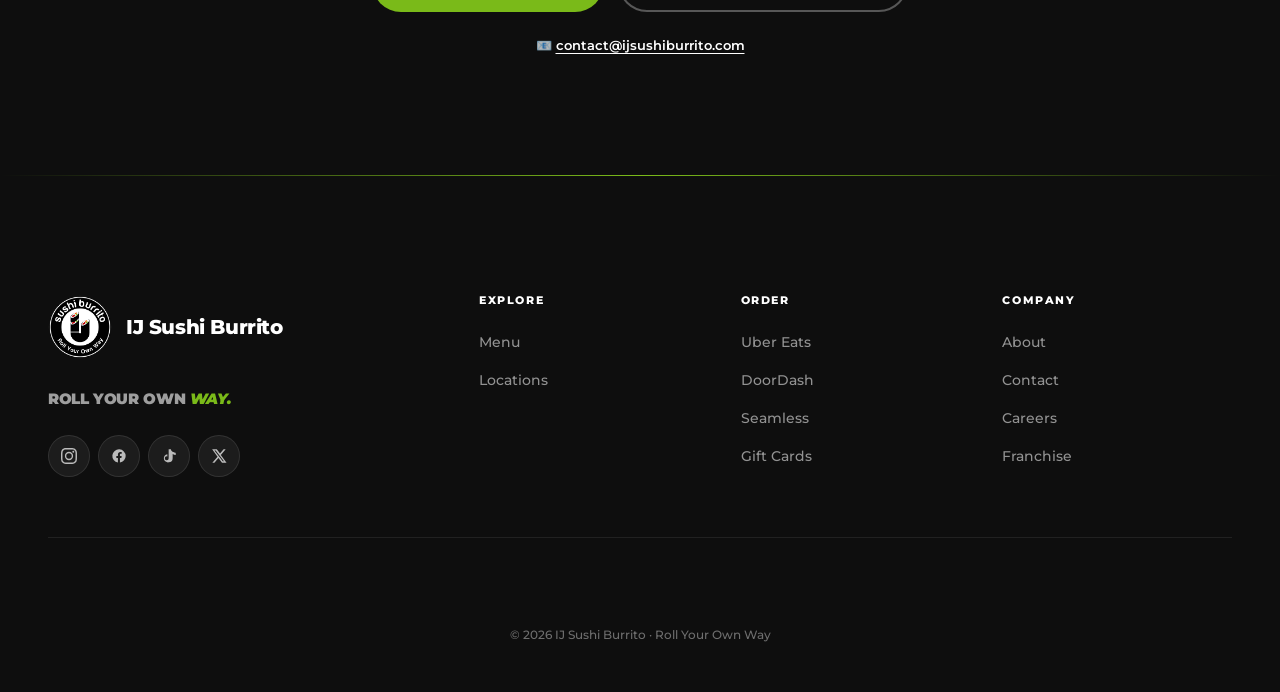
<file: menu.html>
<!DOCTYPE html>
<html lang="en">
<head>
<meta charset="UTF-8">
<meta name="viewport" content="width=device-width, initial-scale=1.0, viewport-fit=cover">
<meta name="theme-color" content="#7ABA19">
<title>Menu — IJ Sushi Burrito</title>
<meta name="description" content="Full menu: Signature Sushi Burritos, Build Your Own, Poké Bowls, Salad Bowls, Sides, Drinks & Catering. Japanese-Hawaiian fusion, rolled to order.">

<meta property="og:type" content="website">
<meta property="og:title" content="Menu — IJ Sushi Burrito">
<meta property="og:description" content="Signature Sushi Burritos, Build Your Own, Poké Bowls, Salad Bowls. Rolled to order.">
<meta property="og:image" content="assets/logo.png">

<link rel="icon" type="image/png" href="assets/logo.png">
<link rel="apple-touch-icon" href="assets/logo.png">

<link rel="preconnect" href="https://fonts.googleapis.com">
<link rel="preconnect" href="https://fonts.gstatic.com" crossorigin>
<link href="https://fonts.googleapis.com/css2?family=Montserrat:wght@400;500;600;700;800;900&display=swap" rel="stylesheet">

<link rel="stylesheet" href="styles.css?v=5">

<style>
/* ════════════ MENU PAGE — EDITORIAL ════════════ */

/* HEADER — matches locations hero size */
.mhead{
  position:relative;background:var(--ink);color:#fff;
  min-height:480px;display:flex;align-items:center;
  overflow:hidden;padding:calc(var(--nav-h) + 80px) 0 80px;
}
.mhead__bg{
  position:absolute;inset:0;z-index:0;overflow:hidden;
  background:
    radial-gradient(rgba(255,255,255,.05) 1.5px,transparent 1.6px) 0 0/28px 28px,
    repeating-linear-gradient(118deg,transparent 0 80px,rgba(255,255,255,.018) 80px 82px),
    radial-gradient(ellipse 55% 70% at 90% 50%,rgba(255,119,29,.22) 0%,transparent 60%),
    radial-gradient(ellipse 50% 70% at 10% 50%,rgba(122,186,25,.16) 0%,transparent 60%),
    var(--ink);
}
.mhead::before{
  content:'';position:absolute;inset:0;z-index:1;pointer-events:none;
  background:linear-gradient(90deg,rgba(0,0,0,.55) 0%,rgba(0,0,0,.25) 60%,rgba(0,0,0,.4) 100%);
}
.mhead__bg-text{
  display:block;position:absolute;left:50%;top:50%;transform:translate(-50%,-50%);
  font-family:var(--fm-display);font-weight:900;letter-spacing:-.06em;line-height:.85;
  font-size:clamp(180px,26vw,440px);color:transparent;
  -webkit-text-stroke:2px rgba(255,255,255,.08);text-stroke:2px rgba(255,255,255,.08);
  pointer-events:none;white-space:nowrap;text-transform:uppercase;
  z-index:0;user-select:none;
}
.mhead__inner{
  position:relative;z-index:2;max-width:1320px;margin:0 auto;padding:0 48px;width:100%;
}
@media(max-width:900px){.mhead{min-height:auto;padding:calc(var(--nav-h) + 60px) 0 60px}.mhead__inner{padding:0 28px;text-align:center}.mhead__inner > div{display:flex;flex-direction:column;align-items:center}}
.mhead__eyebrow{display:inline-flex;align-items:center;gap:12px;font-size:11px;font-weight:800;letter-spacing:.18em;text-transform:uppercase;color:rgba(122,186,25,.95);margin-bottom:24px}
.mhead__eyebrow::before{content:'';width:32px;height:1.5px;background:var(--brand)}
.mhead h1{color:#fff;font-family:var(--fm-display);font-size:clamp(42px,6vw,72px);font-weight:900;letter-spacing:-.045em;line-height:.92;margin:0;text-transform:uppercase}
.mhead h1 em{font-style:italic;font-weight:900;color:var(--orange);position:relative;display:inline-block;text-transform:uppercase}
.mhead h1 em::after{content:'';position:absolute;left:-.04em;right:-.04em;bottom:.05em;height:.16em;background:rgba(255,119,29,.28);z-index:-1}
.mhead__sub p{font-size:17px;color:rgba(255,255,255,.78);line-height:1.65;font-weight:500;max-width:420px;margin:0 0 24px}
.mhead__meta{display:flex;gap:36px;flex-wrap:wrap}
.mhead__meta-item{border-left:1px solid rgba(255,255,255,.18);padding-left:18px}
.mhead__meta-item strong{display:block;font-family:var(--fm-display);font-size:32px;font-weight:900;color:#fff;letter-spacing:-.02em;line-height:1;margin-bottom:4px}
.mhead__meta-item strong em{color:var(--brand);font-style:normal}
.mhead__meta-item span{font-size:11px;font-weight:700;letter-spacing:.12em;text-transform:uppercase;color:rgba(255,255,255,.6)}

/* STICKY CATEGORY BAR */
.catbar{position:sticky;top:var(--nav-h);z-index:50;background:rgba(255,255,255,.97);backdrop-filter:saturate(180%) blur(24px);border-bottom:1px solid var(--ink7)}
.catbar__inner{display:flex;gap:6px;padding:14px 0;overflow-x:auto;scrollbar-width:none}
.catbar__inner::-webkit-scrollbar{display:none}
.catbar a{flex-shrink:0;padding:13px 20px;min-height:44px;display:inline-flex;align-items:center;border-radius:99px;font-size:12px;font-weight:800;text-transform:uppercase;letter-spacing:.08em;color:var(--ink3);background:transparent;border:none;transition:all .2s var(--e);white-space:nowrap}
.catbar a:hover{background:var(--brand-t);color:var(--brand-d)}
.catbar a.active{background:var(--ink);color:#fff;box-shadow:0 4px 14px rgba(0,0,0,.18)}

/* FILTER CHIPS */
.filters{padding:48px 0 0}
.filters__inner{display:flex;gap:8px;flex-wrap:wrap;align-items:center;padding-bottom:32px;border-bottom:1px solid var(--ink7)}
.filters__label{font-size:11px;font-weight:800;text-transform:uppercase;letter-spacing:.1em;color:var(--ink4);margin-right:12px;flex-shrink:0}
.chip{display:inline-flex;align-items:center;gap:6px;padding:9px 18px;border-radius:99px;font-size:12px;font-weight:700;text-transform:uppercase;letter-spacing:.06em;background:transparent;color:var(--ink3);border:1.5px solid var(--ink6);cursor:pointer;transition:all .2s var(--e)}
.chip:hover{border-color:var(--ink);color:var(--ink)}
.chip.on{background:var(--ink);color:#fff;border-color:var(--ink);box-shadow:0 6px 20px rgba(0,0,0,.2)}
.chip .tag-icon{width:20px;height:20px;border-width:1.5px}
.chip .tag-icon svg{width:11px;height:11px}
.chip .tag-icon--star{width:22px;height:22px;border:none}
.chip .tag-icon--star svg{width:22px;height:22px}

/* CATEGORY SECTION */
.mcat{padding:96px 0 0;scroll-margin-top:calc(var(--nav-h) + 70px)}
.mcat:first-of-type{padding-top:64px}
.mcat__head{margin-bottom:40px}
.mcat__num{font-size:11px;font-weight:800;letter-spacing:.18em;text-transform:uppercase;color:var(--orange);margin-bottom:14px;display:flex;align-items:center;gap:12px}
.mcat__num::before{content:'';width:32px;height:1.5px;background:var(--orange)}
.mcat h2{font-size:clamp(28px,3.5vw,42px);margin-bottom:0;line-height:.95;font-family:var(--fm-display);font-weight:900;letter-spacing:-.04em;text-transform:uppercase}
.mcat h2 em{font-style:italic;color:var(--brand);position:relative;display:inline-block}
.mcat h2 em::after{content:'';position:absolute;left:-.04em;right:-.04em;bottom:.05em;height:.16em;background:rgba(122,186,25,.28);z-index:-1}
.mcat__desc{font-size:15px;color:var(--ink3);line-height:1.65;max-width:380px;font-weight:500}
.mcat__count{font-size:11px;font-weight:800;letter-spacing:.1em;text-transform:uppercase;color:var(--ink3);padding:8px 16px;background:transparent;border:1px solid var(--ink6);border-radius:99px;white-space:nowrap;align-self:flex-end}

.mgrid{display:grid;grid-template-columns:repeat(auto-fill,minmax(240px,1fr));gap:16px}
.mcard{background:#fff;border:1px solid var(--ink7);border-radius:var(--r-lg);overflow:hidden;transition:transform .35s var(--e),box-shadow .35s var(--e),border-color .35s;display:flex;flex-direction:column;position:relative}
.mcard:hover{transform:translateY(-6px);box-shadow:var(--s3);border-color:var(--brand)}
.mcard__media{aspect-ratio:4/3;background:#fff;display:flex;align-items:center;justify-content:center;position:relative;overflow:hidden}
.mcard__media img{position:absolute;inset:0;width:100%;height:100%;object-fit:contain;transition:transform .8s var(--e)}
.mcard:hover .mcard__media img{transform:scale(1.07)}
.mcard__star{position:absolute;top:10px;right:12px;z-index:2}
.mcard__tags{display:inline-flex;gap:5px;align-items:center;margin-left:6px;vertical-align:middle}
.mcard__name-row{display:flex;align-items:center;gap:5px}
.tag-icon{width:22px;height:22px;border-radius:50%;display:inline-flex;align-items:center;justify-content:center;box-shadow:0 2px 6px rgba(0,0,0,.15);border:1.5px solid #fff;flex-shrink:0}
.tag-icon svg{width:12px;height:12px}
.tag-icon--veg{background:#4a8c3f}
.tag-icon--fish{background:#8b2332}
.tag-icon--gf{background:#d4782f}
.tag-icon--spicy{background:#c42a2a}
.tag-icon--cooked{background:#e07c24}
.tag-icon--star{background:none;border:none;box-shadow:none;width:30px;height:30px;border-radius:0}
.tag-icon--star svg{width:30px;height:30px}
/* Legend */
.mcard__media--plain{background:var(--bg2);display:flex;align-items:center;justify-content:center}
.mcard__media--plain::after{content:'🍜';font-size:48px}
.mcard__num{position:absolute;top:16px;left:16px;z-index:2;font-size:10px;font-weight:800;letter-spacing:.14em;color:var(--ink3);background:#fff;padding:6px 12px;border-radius:99px;border:1px solid var(--ink7)}
.mcard__body{padding:18px 20px 18px;display:flex;flex-direction:column;flex:1}
.mcard__head{margin-bottom:10px;order:1}
.mcard h3{font-family:var(--fm-display);font-size:18px;font-weight:800;letter-spacing:-.02em;line-height:1.05}
.mcard__price{font-family:var(--fm-display);font-size:17px;font-weight:800;color:var(--ink);letter-spacing:-.01em;white-space:nowrap;order:3;margin-top:auto;padding-top:14px;border-top:1px solid var(--ink7)}
.mcard__desc{font-size:12.5px;color:var(--ink3);line-height:1.55;margin-bottom:0;flex:1;order:2}
.mcard__foot{display:flex;gap:10px;align-items:center;margin-top:auto;padding-top:14px;border-top:1px solid var(--ink7)}
.mcard__foot .btn{flex:1}
.mcard__info{display:none}

/* ════════════ BYO — full 4-step build flow (matches home page) ════════════ */
.byo{background:var(--bg2);color:var(--ink);position:relative;overflow:hidden;padding:120px 0;scroll-margin-top:calc(var(--nav-h) + 70px);margin-top:96px}
@media(max-width:700px){.byo{padding:60px 0;margin-top:48px}}
.byo::before,.byo::after{display:none}
.byo__head{position:relative;z-index:1;max-width:1320px;margin:0 auto 64px;padding:0 48px;display:grid;grid-template-columns:1.4fr auto;gap:40px;align-items:end}
@media(max-width:900px){.byo__head{grid-template-columns:1fr;gap:24px;padding:0 28px;margin-bottom:48px}}
.byo__eyebrow{display:inline-flex;align-items:center;gap:12px;font-size:11px;font-weight:800;letter-spacing:.18em;text-transform:uppercase;color:var(--brand-d);margin-bottom:20px}
.byo__eyebrow::before{content:'';width:32px;height:1.5px;background:var(--brand)}
.byo h2{color:var(--ink);font-family:var(--fm-display);font-size:clamp(28px,3.5vw,42px);font-weight:900;letter-spacing:-.04em;line-height:.95;margin:0;text-transform:uppercase}
.byo h2 em{color:var(--brand);font-style:italic;position:relative;display:inline-block}
.byo h2 em::after{content:'';position:absolute;left:-.04em;right:-.04em;bottom:.05em;height:.16em;background:rgba(122,186,25,.28);z-index:-1}
.byo__inner{position:relative;z-index:1;max-width:1320px;margin:0 auto;padding:0 48px;display:flex;flex-direction:column;gap:32px}
@media(max-width:900px){.byo__inner{padding:0 28px;gap:24px}}
@media(max-width:700px){.byo__inner{padding:0 20px;gap:16px}}
.byo-step{background:#fff;border:1px solid rgba(0,0,0,.08);border-radius:var(--r-lg);padding:36px 36px;position:relative;overflow:hidden}
@media(max-width:700px){.byo-step{padding:20px 18px}}
.byo-step__head{display:flex;align-items:center;gap:20px;margin-bottom:28px;padding-bottom:20px;border-bottom:1px solid rgba(0,0,0,.08)}
@media(max-width:700px){.byo-step__head{gap:14px;margin-bottom:16px;padding-bottom:14px}}
.byo-step__num{width:48px;height:48px;border-radius:14px;background:var(--brand);color:#fff;font-family:var(--fm-display);font-size:24px;font-weight:900;display:flex;align-items:center;justify-content:center;flex-shrink:0;letter-spacing:-.03em;box-shadow:0 4px 12px rgba(122,186,25,.3)}
@media(max-width:700px){.byo-step__num{width:36px;height:36px;border-radius:10px;font-size:18px}}
.byo-step__title{flex:1}
.byo-step__title small{display:block;font-size:13px;font-weight:800;letter-spacing:.16em;text-transform:uppercase;color:var(--ink3);margin-bottom:4px}
@media(max-width:700px){.byo-step__title small{font-size:10px;margin-bottom:2px}}
.byo-step__title h3{color:var(--ink);font-family:var(--fm-display);font-size:clamp(28px,3.4vw,42px);font-weight:900;letter-spacing:-.025em;line-height:1;margin:0;text-transform:none}
@media(max-width:700px){.byo-step__title h3{font-size:20px}}
.byo-step__hint{font-size:14px;font-weight:700;letter-spacing:.08em;text-transform:uppercase;color:var(--ink3)}
@media(max-width:700px){.byo-step__hint{font-size:11px}}
.byo-styles{display:grid;grid-template-columns:repeat(3,1fr);gap:16px}
@media(max-width:760px){.byo-styles{grid-template-columns:1fr}}
.byo-style{position:relative;background:rgba(122,186,25,.06);border:1px solid rgba(122,186,25,.18);border-radius:var(--r);padding:24px;display:flex;flex-direction:column;gap:14px;transition:transform .25s var(--e),border-color .25s,background .25s;cursor:pointer;text-decoration:none;color:var(--ink)}
@media(max-width:760px){.byo-style{flex-direction:row;align-items:center;padding:14px 16px;gap:14px}}
.byo-style:hover{transform:translateY(-4px);background:rgba(122,186,25,.12);border-color:var(--brand)}
.byo-style__photo{aspect-ratio:1;border-radius:var(--r-sm);overflow:hidden;background:rgba(122,186,25,.06);display:flex;align-items:center;justify-content:center;position:relative}
@media(max-width:760px){.byo-style__photo{width:80px;min-width:80px;aspect-ratio:1}}
.byo-style__photo img{width:90%;height:90%;object-fit:contain;filter:drop-shadow(0 12px 16px rgba(0,0,0,.12))}
.byo-style__num{position:absolute;top:12px;left:12px;width:28px;height:28px;border-radius:50%;background:var(--brand);color:#fff;font-size:13px;font-weight:900;display:flex;align-items:center;justify-content:center}
@media(max-width:760px){.byo-style__num{top:6px;left:6px;width:22px;height:22px;font-size:11px}}
.byo-style__name{font-family:var(--fm-display);font-size:23px;font-weight:900;color:var(--ink);letter-spacing:-.02em;line-height:1}
@media(max-width:760px){.byo-style__name{font-size:16px}}
.byo-style__sub{font-size:13px;color:var(--ink3);margin-top:4px;text-transform:uppercase;letter-spacing:.06em;font-weight:700}
@media(max-width:760px){.byo-style__sub{font-size:11px;margin-top:2px}}
.byo-proteins{display:grid;grid-template-columns:repeat(3,1fr);gap:10px}
@media(max-width:880px){.byo-proteins{grid-template-columns:repeat(2,1fr)}}
@media(max-width:520px){.byo-proteins{grid-template-columns:repeat(2,1fr);gap:8px}}
.byo-protein{display:flex;align-items:center;gap:10px;padding:16px 20px;border-radius:var(--r);background:#fff;border:1px solid rgba(0,0,0,.08);transition:background .2s,border-color .2s,transform .2s}
@media(max-width:700px){.byo-protein{padding:12px 14px;gap:8px}}
.byo-protein:hover{background:rgba(122,186,25,.06);border-color:var(--brand);transform:translateY(-2px)}
.byo-protein__l{display:flex;flex-direction:column;gap:2px;min-width:0;flex:1}
.byo-protein__name{display:flex;align-items:center;gap:8px;font-size:15.5px;font-weight:800;color:var(--ink);letter-spacing:-.01em}
@media(max-width:700px){.byo-protein__name{font-size:13.5px}}
.byo-protein__icons{display:inline-flex;gap:3px}
.byo-protein__icons span{width:14px;height:14px;border-radius:50%;display:inline-flex;align-items:center;justify-content:center;font-size:8px;font-weight:900;color:#fff;flex-shrink:0}
.byo-protein__icons .veg{background:#3d6b0f}
.byo-protein__icons .raw{background:var(--red)}
.byo-protein__icons .gf{background:var(--orange-d)}
.byo-protein__cal{font-size:12.5px;color:var(--ink4);font-weight:600;font-style:italic}
.byo-legend{display:flex;flex-wrap:wrap;gap:14px;margin-top:18px;font-size:12.5px;font-weight:700;color:var(--ink3);letter-spacing:.06em;text-transform:uppercase}
.byo-legend span{display:inline-flex;align-items:center;gap:6px}
.byo-legend i{width:12px;height:12px;border-radius:50%;display:inline-block}
.byo-legend .veg{background:#3d6b0f}
.byo-legend .raw{background:var(--red)}
.byo-legend .gf{background:var(--orange-d)}
.byo-row{display:grid;grid-template-columns:1fr 1fr;gap:24px}
@media(max-width:760px){.byo-row{grid-template-columns:1fr}}
.byo-toppings{display:flex;flex-wrap:wrap;gap:8px;margin-bottom:14px}
.byo-topping{display:inline-flex;align-items:center;font-size:13.5px;font-weight:700;color:var(--ink);background:rgba(0,0,0,.04);padding:8px 16px;border-radius:99px;border:1px solid rgba(0,0,0,.08);letter-spacing:.02em}
@media(max-width:700px){.byo-topping{font-size:11.5px;padding:6px 12px}}
.byo-extra{display:inline-flex;align-items:center;gap:8px;background:var(--brand);color:#fff;padding:9px 16px;border-radius:99px;font-size:13.5px;font-weight:800;letter-spacing:.04em}
@media(max-width:700px){.byo-extra{font-size:11.5px;padding:7px 12px}}
.byo-sauces{display:flex;gap:12px;flex-wrap:wrap}
.byo-sauce{flex:1 1 100%;min-width:0;display:flex;align-items:center;gap:14px;padding:14px 18px;border-radius:var(--r);background:#fff;border:1px solid rgba(0,0,0,.08)}
@media(max-width:700px){.byo-sauce{padding:10px 14px;gap:10px}}
@media(min-width:600px){.byo-sauce{flex:1 1 140px}}
.byo-sauce__dot{width:36px;height:36px;border-radius:50%;flex-shrink:0;box-shadow:inset 0 0 0 1.5px rgba(0,0,0,.1),0 4px 10px rgba(0,0,0,.1);background-clip:padding-box;overflow:hidden;position:relative}
.byo-sauce__dot--mayo{background:radial-gradient(circle at 30% 30%,#ffe8c4,#ffb869)}
.byo-sauce__dot--eel{background:radial-gradient(circle at 30% 30%,#5a3a1a,#1a0c00)}
.byo-sauce__dot--both{background:linear-gradient(90deg,#ffb869 0%,#ffb869 50%,#1a0c00 50%,#1a0c00 100%)}
.byo-sauce__txt strong{display:block;font-size:14.5px;font-weight:800;color:var(--ink);letter-spacing:-.01em}
.byo-sauce__txt span{font-size:12px;color:var(--ink4);font-weight:700;text-transform:uppercase;letter-spacing:.06em;display:block;margin-top:2px}
.byo__foot{position:relative;z-index:1;max-width:1320px;margin:48px auto 0;padding:0 48px;display:grid;grid-template-columns:1fr auto;gap:24px;align-items:center}
@media(max-width:760px){.byo__foot{grid-template-columns:1fr;padding:0 28px;text-align:center}}
.byo__note{font-size:12.5px;color:var(--ink3);line-height:1.6;font-weight:500;max-width:560px}
.byo__note strong{display:block;font-weight:800;color:#fff;margin-bottom:4px;letter-spacing:.04em;text-transform:uppercase;font-size:11.5px}

/* FEATURED SIDE/DRINK CARD */
.featured-side{display:grid;grid-template-columns:1fr 1.2fr;gap:0;background:#fff;border:1px solid var(--ink7);border-radius:var(--r-lg);overflow:hidden;margin-bottom:24px;transition:all .35s var(--e)}
.featured-side:hover{box-shadow:var(--s3);border-color:var(--brand);transform:translateY(-4px)}
@media(max-width:700px){.featured-side{grid-template-columns:1fr}}
.featured-side--right{grid-template-columns:1.2fr 1fr}
.featured-side--right .featured-side__photo{order:2}
.featured-side--right .featured-side__body{order:1}
@media(max-width:700px){.featured-side--right{grid-template-columns:1fr}.featured-side--right .featured-side__photo{order:1}.featured-side--right .featured-side__body{order:2}}
.featured-side__photo{position:relative;overflow:hidden;min-height:240px;background:#fff}
.featured-side__photo img{position:absolute;inset:0;width:100%;height:100%;object-fit:cover;transition:transform .8s var(--e)}
.featured-side:hover .featured-side__photo img{transform:scale(1.05)}
.featured-side__tag{position:absolute;top:16px;left:16px;font-size:9px;font-weight:800;letter-spacing:.12em;text-transform:uppercase;padding:6px 12px;border-radius:99px;background:var(--ink);color:#fff;z-index:2}
.featured-side__body{padding:32px 28px;display:flex;flex-direction:column;justify-content:center}
@media(max-width:700px){.featured-side__body{padding:24px}}
.featured-side__label{display:inline-flex;align-items:center;gap:10px;font-size:10px;font-weight:800;letter-spacing:.16em;text-transform:uppercase;color:var(--orange);margin-bottom:10px}
.featured-side__label::before{content:'';width:20px;height:1.5px;background:var(--orange)}
.featured-side h3{font-family:var(--fm-display);font-size:clamp(22px,2.5vw,32px);margin-bottom:10px;letter-spacing:-.025em;line-height:1.05}
.featured-side__body p{font-size:13px;color:var(--ink3);line-height:1.55;margin-bottom:18px}
.featured-side__foot{display:flex;justify-content:space-between;align-items:center;gap:14px}
.featured-side__price{font-family:var(--fm-display);font-size:22px;font-weight:800;color:var(--ink);letter-spacing:-.02em}

/* SIMPLE LIST (sides/drinks) */
.mlist{display:grid;grid-template-columns:repeat(auto-fill,minmax(280px,1fr));gap:14px}
.mitem{background:#fff;border:1px solid var(--ink7);border-radius:var(--r);padding:22px 24px;display:flex;justify-content:space-between;align-items:center;gap:16px;transition:all .25s var(--e)}
.mitem:hover{border-color:var(--ink);box-shadow:var(--s2);transform:translateX(4px)}
.mitem__l h4{font-family:var(--fm-display);font-size:17px;font-weight:800;color:var(--ink);margin-bottom:4px;letter-spacing:-.01em}
.mitem__l span{font-size:12px;color:var(--ink4);font-weight:500}
.mitem__r{display:flex;align-items:center;gap:12px;flex-shrink:0}
.mitem__price{font-family:var(--fm-display);font-size:20px;font-weight:800;color:var(--ink);white-space:nowrap;letter-spacing:-.01em}
.mitem{flex-wrap:nowrap}

/* CATERING preview card — links to catering.html */
.menu-cater-card{
  display:grid;grid-template-columns:1fr 1.1fr;gap:0;
  background:var(--ink);border-radius:var(--r-xl);overflow:hidden;
  margin-top:40px;text-decoration:none;color:#fff;
  transition:transform .35s var(--e),box-shadow .35s var(--e);
}
.menu-cater-card:hover{transform:translateY(-6px);box-shadow:var(--s4)}
@media(max-width:800px){.menu-cater-card{grid-template-columns:1fr}}
.menu-cater-card__photo{position:relative;overflow:hidden;min-height:360px;aspect-ratio:1/1}
.menu-cater-card__photo img{position:absolute;inset:0;width:100%;height:100%;object-fit:cover;transition:transform .8s var(--e)}
.menu-cater-card:hover .menu-cater-card__photo img{transform:scale(1.06)}
.menu-cater-card__body{padding:56px 52px;display:flex;flex-direction:column;justify-content:center;gap:18px;position:relative}
.menu-cater-card__body::before{content:'';position:absolute;top:-60px;right:-60px;width:280px;height:280px;border-radius:50%;background:radial-gradient(circle,rgba(255,119,29,.18),transparent 70%);pointer-events:none}
@media(max-width:700px){.menu-cater-card__body{padding:36px 28px}}
.menu-cater-card__eyebrow{
  position:relative;display:inline-flex;align-items:center;gap:12px;
  font-size:11px;font-weight:800;letter-spacing:.18em;text-transform:uppercase;
  color:rgba(255,119,29,.95);
}
.menu-cater-card__eyebrow::before{content:'';width:32px;height:1.5px;background:var(--orange)}
.menu-cater-card h3{
  position:relative;font-family:var(--fm-display);
  font-size:clamp(28px,3.5vw,42px);font-weight:900;
  letter-spacing:-.04em;line-height:.95;color:#fff;margin:0;text-transform:uppercase;
}
.menu-cater-card h3 em{font-style:italic;color:var(--orange);position:relative;display:inline-block}
.menu-cater-card h3 em::after{content:'';position:absolute;left:-.04em;right:-.04em;bottom:.05em;height:.16em;background:rgba(255,119,29,.28);z-index:-1}
.menu-cater-card__body p{position:relative;font-size:16px;color:rgba(255,255,255,.78);line-height:1.6;margin:0;max-width:420px}
.menu-cater-card__body .btn{position:relative;align-self:flex-start;margin-top:12px}

/* Hidden state for filters */
.mcard.hidden,.mitem.hidden{display:none}

/* CATERING section (inline) */
.cat-pkg{background:var(--ink);color:#fff;padding:120px 0;position:relative;overflow:hidden;scroll-margin-top:calc(var(--nav-h) + 70px)}
.cat-pkg::before{content:'';position:absolute;top:-100px;right:-80px;width:480px;height:480px;border-radius:50%;background:radial-gradient(circle,rgba(255,119,29,.18),transparent 70%);pointer-events:none}
.cat-pkg__inner{position:relative;z-index:1;max-width:1320px;margin:0 auto;padding:0 48px}
@media(max-width:900px){.cat-pkg__inner{padding:0 28px}}
.cat-pkg__head{text-align:center;max-width:680px;margin:0 auto 64px}
.cat-pkg__head .eyebrow{display:inline-flex;align-items:center;gap:12px;font-size:11px;font-weight:800;letter-spacing:.18em;text-transform:uppercase;color:rgba(255,119,29,.95);margin-bottom:18px}
.cat-pkg__head .eyebrow::before{content:'';width:32px;height:1.5px;background:var(--orange)}
.cat-pkg__head h2{color:#fff;font-family:var(--fm-display);font-size:clamp(28px,3.5vw,42px);font-weight:900;letter-spacing:-.04em;line-height:.95;margin:0 0 20px;text-transform:uppercase}
.cat-pkg__head h2 em{font-style:italic;color:var(--orange)}
.cat-pkg__head p{font-size:17px;color:rgba(255,255,255,.7);line-height:1.6}
.cat-pkg__grid{display:grid;grid-template-columns:repeat(5,1fr);gap:14px}
@media(max-width:1100px){.cat-pkg__grid{grid-template-columns:repeat(3,1fr)}}
@media(max-width:880px){.cat-pkg__grid{grid-template-columns:repeat(2,1fr)}}
@media(max-width:440px){.cat-pkg__grid{grid-template-columns:1fr}}
.cat-pkg-card{background:rgba(255,255,255,.05);border:1px solid rgba(255,255,255,.12);border-radius:var(--r-lg);padding:32px 24px;text-align:center;transition:transform .3s var(--e),background .3s,border-color .3s;display:flex;flex-direction:column;gap:8px;backdrop-filter:blur(12px)}
.cat-pkg-card:hover{transform:translateY(-6px);background:rgba(255,119,29,.12);border-color:var(--orange)}
.cat-pkg-card--featured{background:rgba(255,119,29,.18);border-color:var(--orange)}
.cat-pkg-card__tag{font-size:10px;font-weight:800;letter-spacing:.16em;text-transform:uppercase;color:var(--orange);margin-bottom:8px;min-height:14px}
.cat-pkg-card__num{font-family:var(--fm-display);font-size:64px;font-weight:900;color:#fff;letter-spacing:-.04em;line-height:.9}
.cat-pkg-card__label{font-size:11px;font-weight:800;letter-spacing:.14em;text-transform:uppercase;color:rgba(255,255,255,.55);margin-bottom:14px}
.cat-pkg-card__price{font-family:var(--fm-display);font-size:28px;font-weight:900;color:#fff;letter-spacing:-.02em;line-height:1}
.cat-pkg-card__sub{font-size:11px;font-weight:700;color:rgba(255,255,255,.55);text-transform:uppercase;letter-spacing:.08em;margin-top:6px}
.cat-pkg__note{text-align:center;margin-top:48px;font-size:13px;color:rgba(255,255,255,.6);line-height:1.6}
.cat-pkg__note strong{color:#fff}
.cat-pkg__cta{display:flex;justify-content:center;gap:14px;margin-top:32px;flex-wrap:wrap}
.cat-pkg__contact{display:flex;flex-wrap:wrap;justify-content:center;gap:24px;margin-top:24px;font-size:13px;color:rgba(255,255,255,.7);font-weight:600}
.cat-pkg__contact a{color:#fff;text-decoration:underline;text-underline-offset:3px}

/* Bottom CTA — matches home locations preview style */
.mbottom{padding:140px 0;text-align:center;background:var(--ink);color:#fff;position:relative;overflow:hidden}
.mbottom::before{content:'';position:absolute;inset:0;z-index:0;pointer-events:none;background:radial-gradient(ellipse 60% 50% at 50% 30%,rgba(122,186,25,.14) 0%,transparent 65%)}
.mbottom > *{position:relative;z-index:1}
.mbottom .eyebrow{display:inline-flex;align-items:center;gap:12px;font-size:11px;font-weight:800;letter-spacing:.18em;text-transform:uppercase;color:rgba(122,186,25,.95);margin-bottom:20px}
.mbottom .eyebrow::before{content:'';width:32px;height:1.5px;background:var(--brand)}
.mbottom h2{margin-bottom:20px;font-size:clamp(28px,3.5vw,42px);color:#fff;text-transform:uppercase;font-family:var(--fm-display);font-weight:900;letter-spacing:-.04em;line-height:.95}
.mbottom h2 em{font-style:italic;color:var(--brand);position:relative;display:inline-block}
.mbottom h2 em::after{content:'';position:absolute;left:-.04em;right:-.04em;bottom:.05em;height:.16em;background:rgba(122,186,25,.28);z-index:-1}
.mbottom p{color:rgba(255,255,255,.7);font-size:18px;margin-bottom:36px;max-width:520px;margin-inline:auto;line-height:1.55;font-weight:500}
.mbottom__btns{display:flex;gap:14px;justify-content:center;flex-wrap:wrap}

/* ── Mobile menu optimization ── */
@media(max-width:768px){
  .mcat{padding:56px 0 0}
  .mcat:first-of-type{padding-top:40px}
  .mcat__head{margin-bottom:24px}
  .mgrid{grid-template-columns:1fr;gap:12px}
  .mcard{
    flex-direction:row;
    border-radius:16px;
    overflow:hidden;
  }
  .mcard__media{
    width:140px;min-width:140px;max-height:140px;
    aspect-ratio:1;
    flex-shrink:0;align-self:center;
  }
  .mcard__media img{position:absolute;inset:0;width:100%;height:100%;object-fit:cover}
  .mcard__star{top:6px;right:8px}
  .mcard__star .tag-icon--star svg{width:24px;height:24px}
  .mcard__tags{display:inline-flex}
  .tag-icon{width:18px;height:18px}
  .tag-icon svg{width:10px;height:10px}
  .mcard__num{display:none}
  .mcard__body{padding:16px 20px;justify-content:center}
  .mcard__head{margin-bottom:4px;order:unset}
  .mcard h3{font-size:16px}
  .mcard__price{font-size:16px;margin-top:0;padding-top:0;border-top:none;order:unset}
  .mcard__desc{order:unset}
  .mcard__desc{
    font-size:12px;line-height:1.45;margin-bottom:8px;
  }
  .mcard__foot{padding-top:8px;border-top:none}
  .mcard__foot .btn{padding:8px 14px;font-size:11px;min-height:32px}
  .mcard__info{display:none}
  .mcard:hover{transform:none}
  .featured-side{grid-template-columns:140px 1fr}
  .featured-side--right{grid-template-columns:140px 1fr}
  .featured-side--right .featured-side__photo{order:0}
  .featured-side--right .featured-side__body{order:0}
  .featured-side__photo{min-height:140px;max-height:140px;align-self:center}
  .featured-side__tag{display:none}
  .featured-side__body{padding:16px 20px}
  .featured-side__label{margin-bottom:8px;font-size:9px}
  .featured-side__label::before{width:16px}
  .featured-side h3{font-size:16px;font-family:var(--fm-display);margin-bottom:6px}
  .featured-side__body p{font-size:12px;line-height:1.45;margin-bottom:10px;display:-webkit-box;-webkit-line-clamp:2;-webkit-box-orient:vertical;overflow:hidden}
  .featured-side__foot{gap:10px}
  .featured-side__price{font-size:16px}
  .featured-side__foot .btn{padding:8px 14px;font-size:11px;min-height:32px}
  .featured-side:hover{transform:none}
  .mlist{grid-template-columns:1fr;gap:10px}
  .mitem{padding:14px 16px;flex-wrap:nowrap}
  .mitem__l h4{font-size:14px;font-family:var(--fm-display)}
  .mitem__l span{font-size:11px}
  .mitem__price{font-size:15px}
  .byo{margin-top:56px;padding:72px 0}
  .byo-step{padding:20px 18px}
  .byo-step__head{gap:12px;margin-bottom:18px;padding-bottom:14px}
  .byo-step__num{width:36px;height:36px;font-size:18px;border-radius:10px}
  .byo-step__title h3{font-size:20px}
  .cat-pkg{padding:72px 0}
  .cat-pkg__head{margin-bottom:40px}
  .mbottom{padding:80px 0}
  .filters{padding:0;position:sticky;top:calc(var(--nav-h) + 73px);z-index:49;background:rgba(255,255,255,.97);backdrop-filter:saturate(180%) blur(24px);border-bottom:1px solid var(--ink7);margin:0 -20px;padding:0 20px}
  .filters__inner{flex-wrap:nowrap;overflow-x:auto;scrollbar-width:none;padding:12px 0;border-bottom:none;gap:6px}
  .filters__inner::-webkit-scrollbar{display:none}
  .filters__label{display:none}
  .chip{padding:8px 14px;font-size:11px;white-space:nowrap;flex-shrink:0}
  .chip .tag-icon{width:18px;height:18px}
  .chip .tag-icon svg{width:10px;height:10px}
  .chip .tag-icon--star{width:20px;height:20px}
  .chip .tag-icon--star svg{width:20px;height:20px}
  .mcat,.byo,.cat-pkg{scroll-margin-top:calc(var(--nav-h) + 120px)}
}
</style>

<script type="application/ld+json">
{
  "@context":"https://schema.org",
  "@type":"Menu",
  "name":"IJ Sushi Burrito Menu",
  "hasMenuSection":[
    {"@type":"MenuSection","name":"Signature Sushi Burritos"},
    {"@type":"MenuSection","name":"Build Your Own"},
    {"@type":"MenuSection","name":"Poké Bowls"},
    {"@type":"MenuSection","name":"Salad Bowls"},
    {"@type":"MenuSection","name":"Sides"},
    {"@type":"MenuSection","name":"Drinks"}
  ]
}
</script>
</head>

<body>
<a href="#main" class="skip">Skip to content</a>

<!-- NAV -->
<header class="nav" id="nav">
  <div class="nav__inner">
    <a href="index.html" class="nav__logo" aria-label="IJ Sushi Burrito home">
      <img src="assets/logo.png" alt="" width="46" height="46">
      <span>IJ <span class="s">Sushi</span> <span class="b">Burrito</span></span>
    </a>
    <nav aria-label="Primary">
      <ul class="nav__links">
        <li><a href="menu.html" aria-current="page">Menu</a></li>
        <li><a href="locations.html">Locations</a></li>
        <li><a href="about.html">About</a></li>
        <li><a href="gift-cards.html">Gift Cards</a></li>
        <li><a href="contact.html">Contact</a></li>
      </ul>
    </nav>
    <div class="nav__cta">
      <a href="locations.html" class="btn btn--brand btn--sm">Order Now</a>
      <button class="burger" aria-label="Open menu" aria-expanded="false" aria-controls="drawer">
        <span></span><span></span><span></span>
      </button>
    </div>
  </div>
</header>

<div class="drawer" id="drawer" hidden>
  <ul>
    <li><a href="menu.html">Menu</a></li>
    <li><a href="locations.html">Locations</a></li>
    <li><a href="about.html">About</a></li>
    <li><a href="gift-cards.html">Gift Cards</a></li>
    <li><a href="contact.html">Contact</a></li>
  </ul>
  <a href="locations.html" class="btn btn--brand btn--lg">Order Now →</a>
</div>

<main id="main">

<!-- HEADER -->
<section class="mhead">
  <div class="mhead__bg" aria-hidden="true"></div>
  <div class="mhead__bg-text" aria-hidden="true">MENU</div>
  <div class="container mhead__inner">
    <div>
      <p class="mhead__eyebrow">Our Full Menu</p>
      <h1>The <em>lineup.</em></h1>
    </div>
  </div>
</section>

<!-- STICKY CATEGORY BAR -->
<nav class="catbar" aria-label="Menu categories">
  <div class="container catbar__inner" id="catbar">
    <a href="#signature" class="active">Signature Burritos</a>
    <a href="#poke">Poké Bowls</a>
    <a href="#salad">Salad Bowls</a>
    <a href="#sides">Sides</a>
    <a href="#drinks">Drinks</a>
    <a href="#byo">Build Your Own</a>
    <a href="#catering">Catering</a>
  </div>
</nav>

<div class="container">

  <!-- FILTER CHIPS -->
  <div class="filters">
    <div class="filters__inner" role="group" aria-label="Filter menu">
      <span class="filters__label">Filter:</span>
      <button class="chip on" data-filter="all">All</button>
      <button class="chip" data-filter="popular"><span class="tag-icon tag-icon--star"><svg viewBox="0 0 40 40"><path d="M20 1l6.2 12.6L40 15.7l-10 9.8 2.4 13.7L20 32.6 7.6 39.2 10 25.5 0 15.7l13.8-2.1z" fill="#c41230"/><text x="20" y="24" text-anchor="middle" fill="#fff" font-size="10" font-weight="900" font-family="system-ui,sans-serif">TOP</text></svg></span> Top Pick</button>
      <button class="chip" data-filter="raw"><span class="tag-icon tag-icon--fish"><svg viewBox="0 0 20 20" fill="#fff"><ellipse cx="14" cy="10" rx="1.2" ry="1.2"/><path d="M1 10l5-5c2.5 0 5 1.5 7 5-2 3.5-4.5 5-7 5zm13.5-4C16.5 6 19 8 19 10s-2.5 4-4.5 4c1-1.2 1.5-2.5 1.5-4s-.5-2.8-1.5-4z"/></svg></span> Raw Fish</button>
      <button class="chip" data-filter="vegan"><span class="tag-icon tag-icon--veg"><svg viewBox="0 0 20 20" fill="none" stroke="#fff" stroke-width="2" stroke-linecap="round" stroke-linejoin="round"><path d="M6 17Q6 9 15 4"/><path d="M15 4Q9 4 6 9" fill="#fff" fill-opacity=".3"/><path d="M15 4Q15 11 8 14" fill="#fff" fill-opacity=".3"/></svg></span> Vegetarian</button>

      <button class="chip" data-filter="gf"><span class="tag-icon tag-icon--gf"><svg viewBox="0 0 20 20" fill="none" stroke="#fff" stroke-width="2" stroke-linecap="round"><path d="M10 3v11M7 5l3 3.5L13 5M7 9l3 3.5L13 9"/><line x1="4" y1="17" x2="16" y2="3" stroke-width="2.5"/></svg></span> Gluten Free</button>
    </div>
  </div>

  <!-- SIGNATURE BURRITOS -->
  <section class="mcat" id="signature" aria-labelledby="sig-title">
    <div class="mcat__head">
      <div class="mcat__head-l">
        <span class="mcat__num">01 — The Classics</span>
        <h2 id="sig-title">Signature <em>sushi burritos</em></h2>
      </div>
    </div>

    <div class="mgrid">

      <article class="mcard" data-tags="popular cooked">
        <div class="mcard__media"><span class="mcard__num">No. 01</span><span class="mcard__star"><span class="tag-icon tag-icon--star"><svg viewBox="0 0 40 40"><path d="M20 1l6.2 12.6L40 15.7l-10 9.8 2.4 13.7L20 32.6 7.6 39.2 10 25.5 0 15.7l13.8-2.1z" fill="#c41230"/><text x="20" y="24" text-anchor="middle" fill="#fff" font-size="10" font-weight="900" font-family="system-ui,sans-serif">TOP</text></svg></span></span><img src="assets/menu/Menu%20Photos/Burritos/sumo-crunch-burrito.png" alt="Sumo Crunch sushi burrito with shrimp tempura, surimi crab, avocado" loading="lazy"></div><div class="mcard__body">
        <div class="mcard__head"><div class="mcard__name-row"><h3>Sumo Crunch</h3></div></div><span class="mcard__price">$15.45</span>
        <p class="mcard__desc">Shrimp tempura, surimi crab, avocado, cucumber, onion chip, tempura flakes with eel sauce.</p>
        </div>
      </article>

      <article class="mcard" data-tags="spicy raw">
        <div class="mcard__media"><span class="mcard__num">No. 02</span><img src="assets/menu/Menu%20Photos/Burritos/evergreen-burrito.png" alt="Evergreen sushi burrito with spicy ahi tuna, edamame and lettuce" loading="lazy"></div><div class="mcard__body">
        <div class="mcard__head"><div class="mcard__name-row"><h3>Evergreen</h3><div class="mcard__tags"><span class="tag-icon tag-icon--fish"><svg viewBox="0 0 20 20" fill="#fff"><ellipse cx="14" cy="10" rx="1.2" ry="1.2"/><path d="M1 10l5-5c2.5 0 5 1.5 7 5-2 3.5-4.5 5-7 5zm13.5-4C16.5 6 19 8 19 10s-2.5 4-4.5 4c1-1.2 1.5-2.5 1.5-4s-.5-2.8-1.5-4z"/></svg></span></div></div></div><span class="mcard__price">$15.45</span>
        <p class="mcard__desc">Spicy ahi tuna, lettuce, cucumber, avocado, edamame, crispy onion. Contains raw fish.</p>
        </div>
      </article>

      <article class="mcard" data-tags="spicy cooked">
        <div class="mcard__media"><span class="mcard__num">No. 03</span><img src="assets/menu/Menu%20Photos/Burritos/fiery-chicken-burrito.png" alt="Fiery Chicken sushi burrito with crispy chicken and crispy jalapeño" loading="lazy"></div><div class="mcard__body">
        <div class="mcard__head"><div class="mcard__name-row"><h3>Fiery Chicken</h3></div></div><span class="mcard__price">$14.45</span>
        <p class="mcard__desc">Crispy chicken, lettuce, cucumber, red cabbage, carrot, sweet corn, crispy jalapeño with spicy mayo and eel sauce.</p>
        </div>
      </article>

      <article class="mcard" data-tags="popular cooked">
        <div class="mcard__media"><span class="mcard__num">No. 04</span><img src="assets/menu/Menu%20Photos/Burritos/dragon-ball-burrito.png" alt="Dragon Ball sushi burrito with broiled eel and shrimp tempura" loading="lazy"></div><div class="mcard__body">
        <div class="mcard__head"><div class="mcard__name-row"><h3>Dragon Ball</h3></div></div><span class="mcard__price">$19.45</span>
        <p class="mcard__desc">Broiled eel, shrimp tempura, cucumber, avocado with spicy mayo and eel sauce.</p>
        </div>
      </article>

      <article class="mcard" data-tags="cooked gf">
        <div class="mcard__media"><span class="mcard__num">No. 05</span><img src="assets/menu/Menu%20Photos/Burritos/callifornia-burrito.png" alt="California sushi burrito with surimi crab, cucumber and avocado" loading="lazy"></div><div class="mcard__body">
        <div class="mcard__head"><div class="mcard__name-row"><h3>California</h3><div class="mcard__tags"><span class="tag-icon tag-icon--gf"><svg viewBox="0 0 20 20" fill="none" stroke="#fff" stroke-width="2" stroke-linecap="round"><path d="M10 3v11M7 5l3 3.5L13 5M7 9l3 3.5L13 9"/><line x1="4" y1="17" x2="16" y2="3" stroke-width="2.5"/></svg></span></div></div></div><span class="mcard__price">$13.45</span>
        <p class="mcard__desc">Surimi crab, cucumber, avocado, masago. The OG. A clean, cool classic.</p>
        </div>
      </article>

      <article class="mcard" data-tags="cooked spicy">
        <div class="mcard__media"><span class="mcard__num">No. 06</span><img src="assets/menu/Menu%20Photos/Burritos/seahawks-burrito.png" alt="Seahawks sushi burrito with crispy salmon and red cabbage" loading="lazy"></div><div class="mcard__body">
        <div class="mcard__head"><div class="mcard__name-row"><h3>Seahawks</h3></div></div><span class="mcard__price">$14.45</span>
        <p class="mcard__desc">Crispy salmon, cucumber, avocado, red cabbage, onion, carrot with spicy mayo and eel sauce.</p>
        </div>
      </article>

      <article class="mcard" data-tags="spicy raw">
        <div class="mcard__media"><span class="mcard__num">No. 07</span><img src="assets/menu/Menu%20Photos/Burritos/ninja-burrito.png" alt="Ninja sushi burrito with poké ahi tuna, cucumber and avocado" loading="lazy"></div><div class="mcard__body">
        <div class="mcard__head"><div class="mcard__name-row"><h3>Ninja</h3><div class="mcard__tags"><span class="tag-icon tag-icon--fish"><svg viewBox="0 0 20 20" fill="#fff"><ellipse cx="14" cy="10" rx="1.2" ry="1.2"/><path d="M1 10l5-5c2.5 0 5 1.5 7 5-2 3.5-4.5 5-7 5zm13.5-4C16.5 6 19 8 19 10s-2.5 4-4.5 4c1-1.2 1.5-2.5 1.5-4s-.5-2.8-1.5-4z"/></svg></span></div></div></div><span class="mcard__price">$15.45</span>
        <p class="mcard__desc">Poké ahi tuna, cucumber, avocado, masago, crispy onion, sweet onion with spicy mayo. Contains raw fish.</p>
        </div>
      </article>

      <article class="mcard" data-tags="popular raw">
        <div class="mcard__media"><span class="mcard__num">No. 08</span><span class="mcard__star"><span class="tag-icon tag-icon--star"><svg viewBox="0 0 40 40"><path d="M20 1l6.2 12.6L40 15.7l-10 9.8 2.4 13.7L20 32.6 7.6 39.2 10 25.5 0 15.7l13.8-2.1z" fill="#c41230"/><text x="20" y="24" text-anchor="middle" fill="#fff" font-size="10" font-weight="900" font-family="system-ui,sans-serif">TOP</text></svg></span></span><img src="assets/menu/Menu%20Photos/Burritos/dancing-salmon-burrito.png" alt="Dancing Salmon sushi burrito with poké salmon, masago and seaweed" loading="lazy"></div><div class="mcard__body">
        <div class="mcard__head"><div class="mcard__name-row"><h3>Dancing Salmon</h3><div class="mcard__tags"><span class="tag-icon tag-icon--fish"><svg viewBox="0 0 20 20" fill="#fff"><ellipse cx="14" cy="10" rx="1.2" ry="1.2"/><path d="M1 10l5-5c2.5 0 5 1.5 7 5-2 3.5-4.5 5-7 5zm13.5-4C16.5 6 19 8 19 10s-2.5 4-4.5 4c1-1.2 1.5-2.5 1.5-4s-.5-2.8-1.5-4z"/></svg></span></div></div></div><span class="mcard__price">$15.45</span>
        <p class="mcard__desc">Poké salmon, avocado, green leaf lettuce, masago, cucumber, onion chip with spicy mayo. Contains raw fish.</p>
        </div>
      </article>

      <article class="mcard" data-tags="vegan">
        <div class="mcard__media"><span class="mcard__num">No. 09</span><img src="assets/menu/Menu%20Photos/Burritos/tofu-vegan-burrito.png" alt="Vegan sushi burrito with tofu, avocado, sweet corn and carrot" loading="lazy"></div><div class="mcard__body">
        <div class="mcard__head"><div class="mcard__name-row"><h3>Vegan</h3><div class="mcard__tags"><span class="tag-icon tag-icon--veg"><svg viewBox="0 0 20 20" fill="none" stroke="#fff" stroke-width="2" stroke-linecap="round" stroke-linejoin="round"><path d="M6 17Q6 9 15 4"/><path d="M15 4Q9 4 6 9" fill="#fff" fill-opacity=".3"/><path d="M15 4Q15 11 8 14" fill="#fff" fill-opacity=".3"/></svg></span></div></div></div><span class="mcard__price">$12.45</span>
        <p class="mcard__desc">Poké tofu, cucumber, red onion, avocado, sweet corn, carrot, crispy onion. All plants, all flavor.</p>
        </div>
      </article>

    </div>
  </section>


  <!-- POKE BOWLS -->
  <section class="mcat" id="poke" aria-labelledby="poke-title">
    <div class="mcat__head">
      <div class="mcat__head-l">
        <span class="mcat__num">02 — Sushi Rice Base</span>
        <h2 id="poke-title">Poké <em>bowls</em></h2>
      </div>
    </div>

    <div class="mgrid">
      <article class="mcard" data-tags="popular raw"><div class="mcard__media"><img src="assets/menu/Menu%20Photos/Poke%20Bowls/poke-bowl-poke-salmon.png" alt="Poké salmon bowl with masago and avocado over sushi rice" loading="lazy"></div><div class="mcard__body"><div class="mcard__head"><div class="mcard__name-row"><h3>Poké Salmon Bowl</h3><div class="mcard__tags"><span class="tag-icon tag-icon--fish"><svg viewBox="0 0 20 20" fill="#fff"><ellipse cx="14" cy="10" rx="1.2" ry="1.2"/><path d="M1 10l5-5c2.5 0 5 1.5 7 5-2 3.5-4.5 5-7 5zm13.5-4C16.5 6 19 8 19 10s-2.5 4-4.5 4c1-1.2 1.5-2.5 1.5-4s-.5-2.8-1.5-4z"/></svg></span></div></div></div><span class="mcard__price">$14.45</span><p class="mcard__desc">Fresh poké salmon over sushi rice with unlimited toppings and your choice of sauce.</p></div></article>

      <article class="mcard" data-tags="spicy raw"><div class="mcard__media"><img src="assets/menu/Menu%20Photos/Poke%20Bowls/poke-bowl-spicy-salmon.png" alt="Spicy salmon poké bowl with masago, ginger and avocado" loading="lazy"></div><div class="mcard__body"><div class="mcard__head"><div class="mcard__name-row"><h3>Spicy Salmon Bowl</h3><div class="mcard__tags"><span class="tag-icon tag-icon--fish"><svg viewBox="0 0 20 20" fill="#fff"><ellipse cx="14" cy="10" rx="1.2" ry="1.2"/><path d="M1 10l5-5c2.5 0 5 1.5 7 5-2 3.5-4.5 5-7 5zm13.5-4C16.5 6 19 8 19 10s-2.5 4-4.5 4c1-1.2 1.5-2.5 1.5-4s-.5-2.8-1.5-4z"/></svg></span></div></div></div><span class="mcard__price">$14.45</span><p class="mcard__desc">Spicy poké salmon, sushi rice, unlimited toppings. Brings the heat.</p></div></article>

      <article class="mcard" data-tags="popular raw"><div class="mcard__media"><img src="assets/menu/Menu%20Photos/Poke%20Bowls/poke-bowl-poke-tuna.png" alt="Poké ahi tuna bowl with masago, carrots and avocado" loading="lazy"></div><div class="mcard__body"><div class="mcard__head"><div class="mcard__name-row"><h3>Poké Tuna Bowl</h3><div class="mcard__tags"><span class="tag-icon tag-icon--fish"><svg viewBox="0 0 20 20" fill="#fff"><ellipse cx="14" cy="10" rx="1.2" ry="1.2"/><path d="M1 10l5-5c2.5 0 5 1.5 7 5-2 3.5-4.5 5-7 5zm13.5-4C16.5 6 19 8 19 10s-2.5 4-4.5 4c1-1.2 1.5-2.5 1.5-4s-.5-2.8-1.5-4z"/></svg></span></div></div></div><span class="mcard__price">$14.45</span><p class="mcard__desc">Fresh ahi tuna, sushi rice, unlimited toppings. Clean and bold.</p></div></article>

      <article class="mcard" data-tags="spicy raw"><div class="mcard__media"><img src="assets/menu/Menu%20Photos/Poke%20Bowls/poke-bowl-spicy-tuna.png" alt="Spicy ahi tuna bowl with masago, sweet corn, red cabbage and avocado" loading="lazy"></div><div class="mcard__body"><div class="mcard__head"><div class="mcard__name-row"><h3>Spicy Tuna Bowl</h3><div class="mcard__tags"><span class="tag-icon tag-icon--fish"><svg viewBox="0 0 20 20" fill="#fff"><ellipse cx="14" cy="10" rx="1.2" ry="1.2"/><path d="M1 10l5-5c2.5 0 5 1.5 7 5-2 3.5-4.5 5-7 5zm13.5-4C16.5 6 19 8 19 10s-2.5 4-4.5 4c1-1.2 1.5-2.5 1.5-4s-.5-2.8-1.5-4z"/></svg></span></div></div></div><span class="mcard__price">$14.45</span><p class="mcard__desc">Spicy ahi tuna, sushi rice, unlimited toppings. Turn up the heat.</p></div></article>

      <article class="mcard" data-tags="raw"><div class="mcard__media"><img src="assets/menu/Menu%20Photos/Poke%20Bowls/poke-bowl-regular-salmon.png" alt="Regular salmon poké bowl" loading="lazy"></div><div class="mcard__body"><div class="mcard__head"><div class="mcard__name-row"><h3>Regular Salmon Bowl</h3><div class="mcard__tags"><span class="tag-icon tag-icon--fish"><svg viewBox="0 0 20 20" fill="#fff"><ellipse cx="14" cy="10" rx="1.2" ry="1.2"/><path d="M1 10l5-5c2.5 0 5 1.5 7 5-2 3.5-4.5 5-7 5zm13.5-4C16.5 6 19 8 19 10s-2.5 4-4.5 4c1-1.2 1.5-2.5 1.5-4s-.5-2.8-1.5-4z"/></svg></span></div></div></div><span class="mcard__price">$14.45</span><p class="mcard__desc">Regular salmon, sushi rice, unlimited toppings and your choice of sauce.</p></div></article>

      <article class="mcard" data-tags="raw"><div class="mcard__media"><img src="assets/menu/Menu%20Photos/Poke%20Bowls/poke-bowl-regular-tuna.png" alt="Regular tuna poké bowl" loading="lazy"></div><div class="mcard__body"><div class="mcard__head"><div class="mcard__name-row"><h3>Regular Tuna Bowl</h3><div class="mcard__tags"><span class="tag-icon tag-icon--fish"><svg viewBox="0 0 20 20" fill="#fff"><ellipse cx="14" cy="10" rx="1.2" ry="1.2"/><path d="M1 10l5-5c2.5 0 5 1.5 7 5-2 3.5-4.5 5-7 5zm13.5-4C16.5 6 19 8 19 10s-2.5 4-4.5 4c1-1.2 1.5-2.5 1.5-4s-.5-2.8-1.5-4z"/></svg></span></div></div></div><span class="mcard__price">$14.45</span><p class="mcard__desc">Regular ahi tuna, sushi rice, unlimited toppings and your choice of sauce.</p></div></article>

      <article class="mcard" data-tags="cooked"><div class="mcard__media"><img src="assets/menu/Menu%20Photos/Poke%20Bowls/poke-bowl-shrimp-tempura.png" alt="Sushi rice bowl with fresh toppings and avocado" loading="lazy"></div><div class="mcard__body"><div class="mcard__head"><div class="mcard__name-row"><h3>Shrimp Tempura Bowl</h3></div></div><span class="mcard__price">$13.45</span><p class="mcard__desc">Crispy shrimp tempura, sushi rice, unlimited toppings. Crunch lovers unite.</p></div></article>

      <article class="mcard" data-tags="cooked"><div class="mcard__media"><img src="assets/menu/Menu%20Photos/Poke%20Bowls/poke-bowl-broiled-eel.png" alt="Sushi rice bowl with fresh toppings" loading="lazy"></div><div class="mcard__body"><div class="mcard__head"><div class="mcard__name-row"><h3>Broiled Eel Bowl</h3></div></div><span class="mcard__price">$14.45</span><p class="mcard__desc">Broiled eel, sushi rice, unlimited toppings with eel sauce drizzle.</p></div></article>

      <article class="mcard" data-tags="cooked"><div class="mcard__media"><img src="assets/menu/Menu%20Photos/Poke%20Bowls/poke-bowl-crispy-salmon.png" alt="Crispy salmon poké bowl" loading="lazy"></div><div class="mcard__body"><div class="mcard__head"><div class="mcard__name-row"><h3>Crispy Salmon Bowl</h3></div></div><span class="mcard__price">$13.45</span><p class="mcard__desc">Crispy salmon, sushi rice, unlimited toppings. Golden and crunchy.</p></div></article>

      <article class="mcard" data-tags="cooked"><div class="mcard__media"><img src="assets/menu/Menu%20Photos/Poke%20Bowls/poke-bowl-snow-crab.png" alt="Snow crab poké bowl" loading="lazy"></div><div class="mcard__body"><div class="mcard__head"><div class="mcard__name-row"><h3>Snow Crab Bowl</h3></div></div><span class="mcard__price">$12.45</span><p class="mcard__desc">Snow crab, sushi rice, unlimited toppings. Sweet, delicate, premium.</p></div></article>

      <article class="mcard" data-tags="cooked"><div class="mcard__media"><img src="assets/menu/Menu%20Photos/Poke%20Bowls/poke-bowl-chicken-karaage.png" alt="Crispy Japanese fried chicken karaage" loading="lazy"></div><div class="mcard__body"><div class="mcard__head"><div class="mcard__name-row"><h3>Chicken Karaage Bowl</h3></div></div><span class="mcard__price">$13.45</span><p class="mcard__desc">Japanese fried chicken, sushi rice, unlimited toppings. Crispy, juicy, craveable.</p></div></article>

      <article class="mcard" data-tags="vegan"><div class="mcard__media"><img src="assets/menu/Menu%20Photos/Poke%20Bowls/poke-bowl-tofu-vegetarian.png" alt="Vegan tofu bowl base ingredients" loading="lazy"></div><div class="mcard__body"><div class="mcard__head"><div class="mcard__name-row"><h3>Tofu Bowl</h3><div class="mcard__tags"><span class="tag-icon tag-icon--veg"><svg viewBox="0 0 20 20" fill="none" stroke="#fff" stroke-width="2" stroke-linecap="round" stroke-linejoin="round"><path d="M6 17Q6 9 15 4"/><path d="M15 4Q9 4 6 9" fill="#fff" fill-opacity=".3"/><path d="M15 4Q15 11 8 14" fill="#fff" fill-opacity=".3"/></svg></span></div></div></div><span class="mcard__price">$11.45</span><p class="mcard__desc">Marinated tofu, sushi rice, unlimited toppings. 100% vegan, 100% flavor.</p></div></article>
    </div>
  </section>

  <!-- SALAD BOWLS -->
  <section class="mcat" id="salad" aria-labelledby="salad-title">
    <div class="mcat__head">
      <div class="mcat__head-l">
        <span class="mcat__num">03 — Green Leaf Base</span>
        <h2 id="salad-title">Salad <em>bowls</em></h2>
      </div>
    </div>

    <div class="mgrid">
      <article class="mcard" data-tags="popular raw"><div class="mcard__media"><img src="assets/menu/Menu%20Photos/Salad%20Bowls/salad-bowl-poke-salmon.png" alt="Fresh poké salmon over green leaf lettuce" loading="lazy"></div><div class="mcard__body"><div class="mcard__head"><div class="mcard__name-row"><h3>Poké Salmon Salad</h3><div class="mcard__tags"><span class="tag-icon tag-icon--fish"><svg viewBox="0 0 20 20" fill="#fff"><ellipse cx="14" cy="10" rx="1.2" ry="1.2"/><path d="M1 10l5-5c2.5 0 5 1.5 7 5-2 3.5-4.5 5-7 5zm13.5-4C16.5 6 19 8 19 10s-2.5 4-4.5 4c1-1.2 1.5-2.5 1.5-4s-.5-2.8-1.5-4z"/></svg></span></div></div></div><span class="mcard__price">$14.45</span><p class="mcard__desc">Fresh poké salmon over green leaf lettuce with unlimited toppings and your choice of sauce.</p></div></article>

      <article class="mcard" data-tags="spicy raw"><div class="mcard__media"><img src="assets/menu/Menu%20Photos/Salad%20Bowls/salad-bowl-spicy-salmon.png" alt="Spicy salmon salad bowl" loading="lazy"></div><div class="mcard__body"><div class="mcard__head"><div class="mcard__name-row"><h3>Spicy Salmon Salad</h3><div class="mcard__tags"><span class="tag-icon tag-icon--fish"><svg viewBox="0 0 20 20" fill="#fff"><ellipse cx="14" cy="10" rx="1.2" ry="1.2"/><path d="M1 10l5-5c2.5 0 5 1.5 7 5-2 3.5-4.5 5-7 5zm13.5-4C16.5 6 19 8 19 10s-2.5 4-4.5 4c1-1.2 1.5-2.5 1.5-4s-.5-2.8-1.5-4z"/></svg></span></div></div></div><span class="mcard__price">$14.45</span><p class="mcard__desc">Spicy poké salmon over crisp lettuce with unlimited toppings.</p></div></article>

      <article class="mcard" data-tags="raw"><div class="mcard__media"><img src="assets/menu/Menu%20Photos/Salad%20Bowls/salad-bowl-regular-salmon.png" alt="Regular salmon salad bowl" loading="lazy"></div><div class="mcard__body"><div class="mcard__head"><div class="mcard__name-row"><h3>Regular Salmon Salad</h3><div class="mcard__tags"><span class="tag-icon tag-icon--fish"><svg viewBox="0 0 20 20" fill="#fff"><ellipse cx="14" cy="10" rx="1.2" ry="1.2"/><path d="M1 10l5-5c2.5 0 5 1.5 7 5-2 3.5-4.5 5-7 5zm13.5-4C16.5 6 19 8 19 10s-2.5 4-4.5 4c1-1.2 1.5-2.5 1.5-4s-.5-2.8-1.5-4z"/></svg></span></div></div></div><span class="mcard__price">$14.45</span><p class="mcard__desc">Regular salmon over green leaf lettuce with unlimited toppings.</p></div></article>

      <article class="mcard" data-tags="raw"><div class="mcard__media"><img src="assets/menu/Menu%20Photos/Salad%20Bowls/salad-bowl-poke-tuna.png" alt="Poké tuna salad bowl" loading="lazy"></div><div class="mcard__body"><div class="mcard__head"><div class="mcard__name-row"><h3>Poké Tuna Salad</h3><div class="mcard__tags"><span class="tag-icon tag-icon--fish"><svg viewBox="0 0 20 20" fill="#fff"><ellipse cx="14" cy="10" rx="1.2" ry="1.2"/><path d="M1 10l5-5c2.5 0 5 1.5 7 5-2 3.5-4.5 5-7 5zm13.5-4C16.5 6 19 8 19 10s-2.5 4-4.5 4c1-1.2 1.5-2.5 1.5-4s-.5-2.8-1.5-4z"/></svg></span></div></div></div><span class="mcard__price">$14.45</span><p class="mcard__desc">Fresh ahi tuna over crisp lettuce, unlimited toppings. Clean and bold.</p></div></article>

      <article class="mcard" data-tags="spicy raw"><div class="mcard__media"><img src="assets/menu/Menu%20Photos/Salad%20Bowls/salad-bowl-spicy-tuna.png" alt="Spicy ahi tuna salad bowl" loading="lazy"></div><div class="mcard__body"><div class="mcard__head"><div class="mcard__name-row"><h3>Spicy Tuna Salad</h3><div class="mcard__tags"><span class="tag-icon tag-icon--fish"><svg viewBox="0 0 20 20" fill="#fff"><ellipse cx="14" cy="10" rx="1.2" ry="1.2"/><path d="M1 10l5-5c2.5 0 5 1.5 7 5-2 3.5-4.5 5-7 5zm13.5-4C16.5 6 19 8 19 10s-2.5 4-4.5 4c1-1.2 1.5-2.5 1.5-4s-.5-2.8-1.5-4z"/></svg></span></div></div></div><span class="mcard__price">$14.45</span><p class="mcard__desc">Spicy ahi tuna, crisp lettuce, unlimited toppings. Light but loaded.</p></div></article>

      <article class="mcard" data-tags="cooked"><div class="mcard__media"><img src="assets/menu/Menu%20Photos/Salad%20Bowls/salad-bowl-shrimp-tempura.png" alt="Crispy tempura salad" loading="lazy"></div><div class="mcard__body"><div class="mcard__head"><div class="mcard__name-row"><h3>Shrimp Tempura Salad</h3></div></div><span class="mcard__price">$13.45</span><p class="mcard__desc">Crispy shrimp tempura over green leaf lettuce with unlimited toppings.</p></div></article>

      <article class="mcard" data-tags="cooked"><div class="mcard__media"><img src="assets/menu/Menu%20Photos/Salad%20Bowls/salad-bowl-crispy-salmon.png" alt="Crispy salmon salad bowl" loading="lazy"></div><div class="mcard__body"><div class="mcard__head"><div class="mcard__name-row"><h3>Crispy Salmon Salad</h3></div></div><span class="mcard__price">$13.45</span><p class="mcard__desc">Crispy salmon over crisp greens, unlimited toppings, any sauce.</p></div></article>

      <article class="mcard" data-tags="cooked"><div class="mcard__media"><img src="assets/menu/Menu%20Photos/Salad%20Bowls/salad-bowl-broiled-eel.png" alt="Broiled eel salad bowl" loading="lazy"></div><div class="mcard__body"><div class="mcard__head"><div class="mcard__name-row"><h3>Broiled Eel Salad</h3></div></div><span class="mcard__price">$14.45</span><p class="mcard__desc">Broiled eel over green leaf lettuce, unlimited toppings with eel sauce.</p></div></article>

      <article class="mcard" data-tags="raw"><div class="mcard__media"><img src="assets/menu/Menu%20Photos/Salad%20Bowls/salad-bowl-regular-tuna.png" alt="Regular tuna salad bowl" loading="lazy"></div><div class="mcard__body"><div class="mcard__head"><div class="mcard__name-row"><h3>Regular Tuna Salad</h3><div class="mcard__tags"><span class="tag-icon tag-icon--fish"><svg viewBox="0 0 20 20" fill="#fff"><ellipse cx="14" cy="10" rx="1.2" ry="1.2"/><path d="M1 10l5-5c2.5 0 5 1.5 7 5-2 3.5-4.5 5-7 5zm13.5-4C16.5 6 19 8 19 10s-2.5 4-4.5 4c1-1.2 1.5-2.5 1.5-4s-.5-2.8-1.5-4z"/></svg></span></div></div></div><span class="mcard__price">$14.45</span><p class="mcard__desc">Regular ahi tuna over green leaf lettuce with unlimited toppings.</p></div></article>

      <article class="mcard" data-tags="cooked"><div class="mcard__media"><img src="assets/menu/Menu%20Photos/Salad%20Bowls/salad-bowl-snow-crab.png" alt="Snow crab salad bowl" loading="lazy"></div><div class="mcard__body"><div class="mcard__head"><div class="mcard__name-row"><h3>Snow Crab Salad</h3></div></div><span class="mcard__price">$12.45</span><p class="mcard__desc">Snow crab over crisp greens, unlimited toppings. Sweet and delicate.</p></div></article>

      <article class="mcard" data-tags="cooked"><div class="mcard__media"><img src="assets/menu/Menu%20Photos/Salad%20Bowls/salad-bowl-chicken-karaage.png" alt="Chicken karaage salad" loading="lazy"></div><div class="mcard__body"><div class="mcard__head"><div class="mcard__name-row"><h3>Chicken Karaage Salad</h3></div></div><span class="mcard__price">$13.45</span><p class="mcard__desc">Japanese fried chicken over crisp greens with unlimited toppings.</p></div></article>

      <article class="mcard" data-tags="vegan"><div class="mcard__media"><img src="assets/menu/Menu%20Photos/Salad%20Bowls/salad-bowl-tofu-vegetarian.png" alt="Vegan tofu salad" loading="lazy"></div><div class="mcard__body"><div class="mcard__head"><div class="mcard__name-row"><h3>Tofu Salad</h3><div class="mcard__tags"><span class="tag-icon tag-icon--veg"><svg viewBox="0 0 20 20" fill="none" stroke="#fff" stroke-width="2" stroke-linecap="round" stroke-linejoin="round"><path d="M6 17Q6 9 15 4"/><path d="M15 4Q9 4 6 9" fill="#fff" fill-opacity=".3"/><path d="M15 4Q15 11 8 14" fill="#fff" fill-opacity=".3"/></svg></span></div></div></div><span class="mcard__price">$11.45</span><p class="mcard__desc">Marinated tofu, green leaf lettuce, unlimited toppings. All plants.</p></div></article>
    </div>
  </section>

  <!-- SIDES -->
  <section class="mcat" id="sides" aria-labelledby="sides-title">
    <div class="mcat__head">
      <div class="mcat__head-l">
        <span class="mcat__num">04 — On the Side</span>
        <h2 id="sides-title">Sides &amp; <em>starters</em></h2>
      </div>
    </div>

    <div class="featured-side">
      <div class="featured-side__photo">
        <img src="assets/menu/Menu%20Photos/Appetizers/appetizer-takoyaki.png" alt="Takoyaki octopus balls topped with bonito flakes, takoyaki sauce, and Japanese mayo" loading="lazy">
        <span class="featured-side__tag">Crowd Favorite</span>
      </div>
      <div class="featured-side__body">
        <p class="featured-side__label">Featured Side</p>
        <h3>Takoyaki</h3>
        <p>Six golden octopus balls. Crispy outside, melty inside. Topped with bonito flakes that dance, takoyaki sauce, and a swirl of Japanese mayo. Why regulars come back.</p>
        <div class="featured-side__foot"><span class="featured-side__price">$7.95</span></div>
      </div>
    </div>

    <div class="mgrid">
      <article class="mcard"><div class="mcard__media"><img src="assets/menu/Menu%20Photos/Appetizers/appetizer-pork-gyoza.png" alt="Pork Gyoza" loading="lazy"></div><div class="mcard__body"><div class="mcard__head"><div class="mcard__name-row"><h3>Pork Gyoza</h3></div></div><span class="mcard__price">$6.95</span><p class="mcard__desc">Dairy-free · 6 pieces</p></div></article>
      <article class="mcard"><div class="mcard__media"><img src="assets/menu/Menu%20Photos/Appetizers/appetizer-crispy-chicken-karaage.png" alt="Chicken Karaage" loading="lazy"></div><div class="mcard__body"><div class="mcard__head"><div class="mcard__name-row"><h3>Chicken Karaage</h3></div></div><span class="mcard__price">$7.95</span><p class="mcard__desc">Dairy-free · Japanese fried chicken</p></div></article>
      <article class="mcard"><div class="mcard__media"><img src="assets/menu/Menu%20Photos/Appetizers/appetizer-harumaki-spring-rolls.png" alt="Harumaki Spring Rolls" loading="lazy"></div><div class="mcard__body"><div class="mcard__head"><div class="mcard__name-row"><h3>Harumaki Spring Rolls</h3></div></div><span class="mcard__price">$4.95</span><p class="mcard__desc">Dairy-free · Gluten-free · 4 pieces</p></div></article>
      <article class="mcard"><div class="mcard__media"><img src="assets/menu/Menu%20Photos/Appetizers/appetizer-squid-ring-karaage.png" alt="Squid Ring Karaage" loading="lazy"></div><div class="mcard__body"><div class="mcard__head"><div class="mcard__name-row"><h3>Squid Ring Karaage</h3></div></div><span class="mcard__price">$7.95</span><p class="mcard__desc">Dairy-free · Crispy calamari rings</p></div></article>
      <article class="mcard"><div class="mcard__media"><img src="assets/menu/Menu%20Photos/Appetizers/miso-soup.png" alt="Traditional miso soup with tofu and seaweed" loading="lazy"></div><div class="mcard__body"><div class="mcard__head"><div class="mcard__name-row"><h3>Miso Soup</h3></div></div><span class="mcard__price">$3.95</span><p class="mcard__desc">Hot · Traditional tofu &amp; seaweed</p></div></article>
    </div>
  </section>

  <!-- DRINKS -->
  <section class="mcat" id="drinks" aria-labelledby="drinks-title">
    <div class="mcat__head">
      <div class="mcat__head-l">
        <span class="mcat__num">05 — Drinks</span>
        <h2 id="drinks-title">Sip <em>it</em></h2>
      </div>
    </div>

    <div class="featured-side featured-side--right">
      <div class="featured-side__photo">
        <img src="assets/photos/drink-ramune.jpg" alt="Strawberry Ramune Japanese carbonated drink in marble bottle" loading="lazy">
        <span class="featured-side__tag">Cult Classic</span>
      </div>
      <div class="featured-side__body">
        <p class="featured-side__label">Featured Drink</p>
        <h3>Ramune Japanese Soda</h3>
        <p>That iconic marble-sealed bottle. Pop the plunger, watch the marble drop, sip strawberry-sweet bubbles. Multiple flavors. Pure Tokyo.</p>
        <div class="featured-side__foot"><span class="featured-side__price">$3.95</span></div>
      </div>
    </div>

    <div class="mlist">
      <div class="mitem"><div class="mitem__l"><h4>Hawaiian Sun</h4><span>Tropical juice · Classic flavors</span></div><div class="mitem__r"><span class="mitem__price">$2.95</span></div></div>
      <div class="mitem"><div class="mitem__l"><h4>Fountain Soda</h4><span>Coke products · Free refills in-store</span></div><div class="mitem__r"><span class="mitem__price">$2.95</span></div></div>
      <div class="mitem"><div class="mitem__l"><h4>Coconut Water</h4><span>100% natural</span></div><div class="mitem__r"><span class="mitem__price">$3.95</span></div></div>
      <div class="mitem"><div class="mitem__l"><h4>Bottled Water</h4><span>Still · Chilled</span></div><div class="mitem__r"><span class="mitem__price">$1.95</span></div></div>
    </div>
  </section>

</div>

<!-- BYO -->
<section class="byo" id="byo" aria-labelledby="byo-title">
  <div class="byo__head">
    <div>
      <p class="byo__eyebrow">Build Your Own</p>
      <h2 id="byo-title">Your roll.<br><em>Your rules.</em></h2>
    </div>
  </div>

  <div class="byo__inner">

    <!-- STEP 1 — Pick Your Style -->
    <div class="byo-step">
      <div class="byo-step__head">
        <div class="byo-step__num">1</div>
        <div class="byo-step__title">
          <small>Step One</small>
          <h3>Pick your style</h3>
        </div>
        <span class="byo-step__hint">Choose 1</span>
      </div>
      <div class="byo-styles">
        <a href="#signature" class="byo-style">
          <div class="byo-style__photo">
            <span class="byo-style__num">1</span>
            <img src="assets/menu/Menu%20Photos/Burritos/evergreen-burrito.png" alt="Sushi burrito wrapped in seaweed">
          </div>
          <div>
            <div class="byo-style__name">Sushi Burrito</div>
            <div class="byo-style__sub">Seaweed Wrapped</div>
          </div>
        </a>
        <a href="#poke" class="byo-style">
          <div class="byo-style__photo">
            <span class="byo-style__num">2</span>
            <img src="assets/menu/Menu%20Photos/Poke%20Bowls/poke-bowl-poke-tuna.png" alt="Poké bowl with rice base">
          </div>
          <div>
            <div class="byo-style__name">Poké Bowl</div>
            <div class="byo-style__sub">Rice Base</div>
          </div>
        </a>
        <a href="#salad" class="byo-style">
          <div class="byo-style__photo">
            <span class="byo-style__num">3</span>
            <img src="assets/menu/Menu%20Photos/Salad%20Bowls/salad-bowl-poke-salmon.png" alt="Salad bowl with lettuce base">
          </div>
          <div>
            <div class="byo-style__name">Salad Bowl</div>
            <div class="byo-style__sub">Lettuce Base</div>
          </div>
        </a>
      </div>
    </div>

    <!-- STEP 2 — Add Protein -->
    <div class="byo-step">
      <div class="byo-step__head">
        <div class="byo-step__num">2</div>
        <div class="byo-step__title">
          <small>Step Two</small>
          <h3>Add your protein</h3>
        </div>
        <span class="byo-step__hint">12 options</span>
      </div>
      <div class="byo-proteins">
        <div class="byo-protein"><div class="byo-protein__l"><span class="byo-protein__name">Reg. Salmon <span class="byo-protein__icons"><span class="raw">●</span><span class="gf">●</span></span></span><span class="byo-protein__cal">118 cal</span></div></div>
        <div class="byo-protein"><div class="byo-protein__l"><span class="byo-protein__name">Reg. Ahi Tuna <span class="byo-protein__icons"><span class="raw">●</span><span class="gf">●</span></span></span><span class="byo-protein__cal">82 cal</span></div></div>
        <div class="byo-protein"><div class="byo-protein__l"><span class="byo-protein__name">Poké Salmon <span class="byo-protein__icons"><span class="raw">●</span><span class="gf">●</span></span></span><span class="byo-protein__cal">168 cal</span></div></div>
        <div class="byo-protein"><div class="byo-protein__l"><span class="byo-protein__name">Poké Ahi Tuna <span class="byo-protein__icons"><span class="raw">●</span><span class="gf">●</span></span></span><span class="byo-protein__cal">132 cal</span></div></div>
        <div class="byo-protein"><div class="byo-protein__l"><span class="byo-protein__name">Spicy Salmon <span class="byo-protein__icons"><span class="raw">●</span><span class="gf">●</span></span></span><span class="byo-protein__cal">155 cal</span></div></div>
        <div class="byo-protein"><div class="byo-protein__l"><span class="byo-protein__name">Spicy Ahi Tuna <span class="byo-protein__icons"><span class="raw">●</span><span class="gf">●</span></span></span><span class="byo-protein__cal">119 cal</span></div></div>
        <div class="byo-protein"><div class="byo-protein__l"><span class="byo-protein__name">Broiled Eel</span><span class="byo-protein__cal">245 cal</span></div></div>
        <div class="byo-protein"><div class="byo-protein__l"><span class="byo-protein__name">Tempura Shrimp</span><span class="byo-protein__cal">116 cal</span></div></div>
        <div class="byo-protein"><div class="byo-protein__l"><span class="byo-protein__name">Crispy Salmon</span><span class="byo-protein__cal">240 cal</span></div></div>
        <div class="byo-protein"><div class="byo-protein__l"><span class="byo-protein__name">Karaage <span style="font-weight:500;color:var(--ink4)">(Crispy Chicken)</span></span><span class="byo-protein__cal">323 cal</span></div></div>
        <div class="byo-protein"><div class="byo-protein__l"><span class="byo-protein__name">Surimi Crab</span><span class="byo-protein__cal">233 cal</span></div></div>
        <div class="byo-protein"><div class="byo-protein__l"><span class="byo-protein__name">Tofu <span class="byo-protein__icons"><span class="veg">●</span><span class="gf">●</span></span></span><span class="byo-protein__cal">60 cal</span></div></div>
      </div>
      <div class="byo-legend">
        <span><i class="veg"></i>Vegetarian</span>
        <span><i class="raw"></i>Contains Raw Fish</span>
        <span><i class="gf"></i>Gluten Free</span>
      </div>
    </div>

    <!-- STEPS 3 + 4 -->
    <div class="byo-row">
      <div class="byo-step">
        <div class="byo-step__head">
          <div class="byo-step__num">3</div>
          <div class="byo-step__title">
            <small>Step Three</small>
            <h3>Pile on toppings</h3>
          </div>
          <span class="byo-step__hint">Unlimited</span>
        </div>
        <div class="byo-toppings">
          <span class="byo-topping">Cucumber</span>
          <span class="byo-topping">Edamame</span>
          <span class="byo-topping">Sweet Corn</span>
          <span class="byo-topping">Carrot</span>
          <span class="byo-topping">Red Cabbage</span>
          <span class="byo-topping">Onion</span>
          <span class="byo-topping">Lettuce</span>
          <span class="byo-topping">Masago</span>
          <span class="byo-topping">Crispy Bits</span>
        </div>
        <span class="byo-extra">🥑 Avocado <em style="opacity:.6;font-style:italic;font-weight:600">premium</em></span>
      </div>

      <div class="byo-step">
        <div class="byo-step__head">
          <div class="byo-step__num">4</div>
          <div class="byo-step__title">
            <small>Step Four</small>
            <h3>Choose your sauce</h3>
          </div>
          <span class="byo-step__hint">Pick 1+</span>
        </div>
        <div class="byo-sauces">
          <div class="byo-sauce">
            <div class="byo-sauce__dot byo-sauce__dot--mayo"></div>
            <div class="byo-sauce__txt"><strong>Spicy Mayo</strong><span>Gluten Free</span></div>
          </div>
          <div class="byo-sauce">
            <div class="byo-sauce__dot byo-sauce__dot--eel"></div>
            <div class="byo-sauce__txt"><strong>Eel Sauce</strong><span>Sweet & savory</span></div>
          </div>
          <div class="byo-sauce">
            <div class="byo-sauce__dot byo-sauce__dot--both"></div>
            <div class="byo-sauce__txt"><strong>Both</strong><span>Why not</span></div>
          </div>
        </div>
      </div>
    </div>

  </div>

  <div class="byo__foot">
    <p class="byo__note">
      <strong>Good to know</strong>
      All food is dairy-free. Consuming raw or undercooked seafood or shellfish may increase your risk of foodborne illness.
    </p>
    <a href="locations.html" class="btn btn--ink btn--lg">Start Building <span class="arrow">→</span></a>
  </div>
</section>

<!-- CATERING -->
<section class="cat-pkg" id="catering" aria-labelledby="catering-title">
  <div class="cat-pkg__inner">
    <div class="cat-pkg__head">
      <p class="eyebrow">Catering</p>
      <h2 id="catering-title">Roll for the <em>crew.</em></h2>
      <p>Office lunches, parties, game-day spreads. Five tiers covering everything from a tight-knit team lunch to a hundred-person event.</p>
    </div>
    <div class="cat-pkg__grid">
      <div class="cat-pkg-card">
        <div class="cat-pkg-card__tag">Small</div>
        <div class="cat-pkg-card__num">5</div>
        <div class="cat-pkg-card__label">Items</div>
        <div class="cat-pkg-card__price">$59</div>
        <div class="cat-pkg-card__sub">Feeds 4–6</div>
      </div>
      <div class="cat-pkg-card">
        <div class="cat-pkg-card__tag">Medium</div>
        <div class="cat-pkg-card__num">10</div>
        <div class="cat-pkg-card__label">Items</div>
        <div class="cat-pkg-card__price">$115</div>
        <div class="cat-pkg-card__sub">Feeds 8–12</div>
      </div>
      <div class="cat-pkg-card cat-pkg-card--featured">
        <div class="cat-pkg-card__tag">Most Popular</div>
        <div class="cat-pkg-card__num">20</div>
        <div class="cat-pkg-card__label">Items</div>
        <div class="cat-pkg-card__price">$225</div>
        <div class="cat-pkg-card__sub">Feeds 15–25</div>
      </div>
      <div class="cat-pkg-card">
        <div class="cat-pkg-card__tag">Large</div>
        <div class="cat-pkg-card__num">30</div>
        <div class="cat-pkg-card__label">Items</div>
        <div class="cat-pkg-card__price">$335</div>
        <div class="cat-pkg-card__sub">Feeds 25–35</div>
      </div>
      <div class="cat-pkg-card">
        <div class="cat-pkg-card__tag">X-Large</div>
        <div class="cat-pkg-card__num">50</div>
        <div class="cat-pkg-card__label">Items</div>
        <div class="cat-pkg-card__price">$545</div>
        <div class="cat-pkg-card__sub">Feeds 40–55</div>
      </div>
    </div>
    <p class="cat-pkg__note"><strong>Need bigger?</strong> We've fed 100+ before. Reach out and we'll build a custom spread for you.</p>
    <div class="cat-pkg__cta">
      <a href="https://www.ijsushiburrito.com/catering.html" target="_blank" rel="noopener" class="btn btn--brand btn--lg">Submit Inquiry <span class="arrow">→</span></a>
      <a href="locations.html" class="btn btn--outline btn--lg" style="color:#fff;border-color:rgba(255,255,255,.3)">Find Nearest Location</a>
    </div>
    <p class="cat-pkg__contact">
      <span>📧 <a href="mailto:contact@ijsushiburrito.com">contact@ijsushiburrito.com</a></span>
    </p>
  </div>
</section>

</main>

<!-- FOOTER -->
<footer>
  <div class="container">
    <div class="foot-top">
      <div class="foot-tag">
        <a href="index.html" class="foot-tag__brand" aria-label="IJ Sushi Burrito home">
          <img src="assets/logo.png" alt="" width="64" height="64">
          <span>IJ <span class="s">Sushi</span> <span class="b">Burrito</span></span>
        </a>
        <p class="foot-tag__slogan">Roll your own <em>way.</em></p>
        <div class="social" aria-label="Social media">
          <a href="https://www.instagram.com/ij_sushiburrito/" target="_blank" rel="noopener" aria-label="Instagram"><svg viewBox="0 0 24 24"><path d="M12 2.2c3.2 0 3.6 0 4.8.1 1.2.1 1.8.2 2.2.4.6.2 1 .5 1.4.9.4.4.7.8.9 1.4.2.4.3 1 .4 2.2.1 1.2.1 1.6.1 4.8s0 3.6-.1 4.8c-.1 1.2-.2 1.8-.4 2.2-.2.6-.5 1-.9 1.4-.4.4-.8.7-1.4.9-.4.2-1 .3-2.2.4-1.2.1-1.6.1-4.8.1s-3.6 0-4.8-.1c-1.2-.1-1.8-.2-2.2-.4-.6-.2-1-.5-1.4-.9-.4-.4-.7-.8-.9-1.4-.2-.4-.3-1-.4-2.2-.1-1.2-.1-1.6-.1-4.8s0-3.6.1-4.8c.1-1.2.2-1.8.4-2.2.2-.6.5-1 .9-1.4.4-.4.8-.7 1.4-.9.4-.2 1-.3 2.2-.4 1.2-.1 1.6-.1 4.8-.1zM12 0C8.7 0 8.3 0 7.1.1 5.8.1 5 .3 4.2.6c-.8.3-1.5.7-2.1 1.4C1.4 2.6 1 3.3.7 4.2.4 5 .2 5.8.1 7.1 0 8.3 0 8.7 0 12s0 3.7.1 4.9c.1 1.3.3 2.1.6 2.9.3.8.7 1.5 1.4 2.1.7.7 1.4 1.1 2.1 1.4.8.3 1.6.5 2.9.6 1.2.1 1.6.1 4.9.1s3.7 0 4.9-.1c1.3-.1 2.1-.3 2.9-.6.8-.3 1.5-.7 2.1-1.4.7-.7 1.1-1.4 1.4-2.1.3-.8.5-1.6.6-2.9.1-1.2.1-1.6.1-4.9s0-3.7-.1-4.9c-.1-1.3-.3-2.1-.6-2.9-.3-.8-.7-1.5-1.4-2.1-.7-.7-1.4-1.1-2.1-1.4-.8-.3-1.6-.5-2.9-.6C15.7 0 15.3 0 12 0zm0 5.8a6.2 6.2 0 100 12.4 6.2 6.2 0 000-12.4zm0 10.3a4.1 4.1 0 110-8.2 4.1 4.1 0 010 8.2zm7.9-10.5a1.4 1.4 0 11-2.9 0 1.4 1.4 0 012.9 0z"/></svg></a>
          <a href="https://www.facebook.com/IJSushiBurritoHQ/" target="_blank" rel="noopener" aria-label="Facebook"><svg viewBox="0 0 24 24"><path d="M22 12a10 10 0 10-11.6 9.9v-7H8v-2.9h2.4V9.8c0-2.4 1.4-3.7 3.6-3.7 1 0 2.1.2 2.1.2v2.3h-1.2c-1.2 0-1.5.7-1.5 1.5V12h2.6l-.4 2.9h-2.2v7A10 10 0 0022 12z"/></svg></a>
          <a href="#" target="_blank" rel="noopener" aria-label="TikTok"><svg viewBox="0 0 24 24"><path d="M19.6 6.3a4.8 4.8 0 01-2.9-1 4.8 4.8 0 01-1.9-3.3h-3.3v13.4a2.9 2.9 0 11-2-2.8V9.2a6.2 6.2 0 102 12.3 6.2 6.2 0 006-6.2V9.1a8 8 0 004.6 1.5V7.3a4.8 4.8 0 01-2.5-1z"/></svg></a>
          <a href="#" target="_blank" rel="noopener" aria-label="Twitter"><svg viewBox="0 0 24 24"><path d="M18.9 2H22l-7.3 8.4L23.3 22h-6.8l-5.3-7-6.1 7H2l7.8-9L1.7 2h7l4.8 6.4L18.9 2zm-1.2 18h1.7L7 3.9H5.1L17.7 20z"/></svg></a>
        </div>
      </div>
      <div class="foot-cols">
        <div class="foot-col">
          <h4>Explore</h4>
          <ul>
            <li><a href="menu.html">Menu</a></li>
                    <li><a href="locations.html">Locations</a></li>
          </ul>
        </div>
        <div class="foot-col">
          <h4>Order</h4>
          <ul>
            <li><a href="https://www.ubereats.com/store/ij-sushi-burrito/3pzm3OdZTrqogPzIFTW_Sg" target="_blank" rel="noopener">Uber Eats</a></li>
            <li><a href="https://www.doordash.com/store/ij-sushi-burrito-seattle-876364/" target="_blank" rel="noopener">DoorDash</a></li>
            <li><a href="https://www.seamless.com/food/ij_sushi_burrito/menu" target="_blank" rel="noopener">Seamless</a></li>
            <li><a href="gift-cards.html">Gift Cards</a></li>
          </ul>
        </div>
        <div class="foot-col">
          <h4>Company</h4>
          <ul>
            <li><a href="about.html">About</a></li>
            <li><a href="contact.html">Contact</a></li>
            <li><a href="#">Careers</a></li>
            <li><a href="#">Franchise</a></li>
          </ul>
        </div>
      </div>
    </div>
    <div class="foot-bot">
      
      <div class="foot-meta">© 2026 IJ Sushi Burrito · Roll Your Own Way</div>
    </div>
  </div>
</footer>

<!-- Back to top -->
<button class="to-top" id="toTop" aria-label="Back to top">
  <svg viewBox="0 0 24 24" width="20" height="20" fill="none" stroke="currentColor" stroke-width="2.5" stroke-linecap="round" stroke-linejoin="round"><path d="M18 15l-6-6-6 6"/></svg>
</button>

<!-- Mobile sticky order bar -->
<div class="mobile-bar" hidden>
  <a href="locations.html" class="btn btn--brand btn--sm">Order Now →</a>
</div>

<script>
// Tags are now inline with name (icon-based), no mobile clone needed

// Nav scroll state
const nav = document.getElementById('nav');
const toTop = document.getElementById('toTop');
const onScroll = () => {
  nav.classList.toggle('scrolled', window.scrollY > 12);
  toTop.classList.toggle('show', window.scrollY > 600);
};
window.addEventListener('scroll', onScroll, { passive: true });
onScroll();

// Mobile drawer
const burger = document.querySelector('.burger');
const drawer = document.getElementById('drawer');
burger?.addEventListener('click', () => {
  const open = drawer.classList.toggle('open');
  burger.setAttribute('aria-expanded', open);
  drawer.hidden = !open;
});
drawer?.querySelectorAll('a').forEach(a => a.addEventListener('click', () => {
  drawer.classList.remove('open');
  burger.setAttribute('aria-expanded', 'false');
  drawer.hidden = true;
}));

// Back to top
toTop.addEventListener('click', () => window.scrollTo({ top: 0, behavior: 'smooth' }));

// Sticky category bar — highlight active on scroll
const catLinks = document.querySelectorAll('.catbar a');
const catSections = [...catLinks].map(a => document.querySelector(a.getAttribute('href'))).filter(Boolean);
const setActive = () => {
  const y = window.scrollY + 200;
  let active = catSections[0];
  for (const s of catSections) if (s.offsetTop <= y) active = s;
  catLinks.forEach(a => a.classList.toggle('active', a.getAttribute('href') === '#' + active.id));
};
window.addEventListener('scroll', setActive, { passive: true });
setActive();

// Smooth scroll for cat bar (with offset)
catLinks.forEach(a => a.addEventListener('click', e => {
  e.preventDefault();
  const id = a.getAttribute('href');
  const target = document.querySelector(id);
  if (target) {
    const top = target.getBoundingClientRect().top + window.scrollY - 140;
    window.scrollTo({ top, behavior: 'smooth' });
    history.replaceState(null, '', id);
  }
}));

// Filter chips
const chips = document.querySelectorAll('.chip');
const cards = document.querySelectorAll('.mcard');
chips.forEach(chip => chip.addEventListener('click', () => {
  chips.forEach(c => c.classList.remove('on'));
  chip.classList.add('on');
  const filter = chip.dataset.filter;
  cards.forEach(card => {
    const tags = (card.dataset.tags || '').split(' ');
    const show = filter === 'all' || tags.includes(filter);
    card.classList.toggle('hidden', !show);
  });
}));
</script>

</body>
</html>
</file>
<file: styles.css>
/* ═══════════════════════════════════════════════════════════
   IJ SUSHI BURRITO — DESIGN SYSTEM v2
   Editorial · Bold · Brand-true
   ═══════════════════════════════════════════════════════════ */

*,*::before,*::after{box-sizing:border-box;margin:0;padding:0}

:root{
  /* ── Brand ── */
  --brand:#7ABA19;--brand-d:#5E9A0E;--brand-l:#92d127;
  --brand-t:#f2f9e6;--brand-g:rgba(122,186,25,.15);
  --orange:#FF771D;--orange-d:#e5691a;--orange-l:#ff8d3d;
  --orange-t:#fff3eb;
  --red:#C42A2A;--red-d:#a32222;--red-t:#fbeaea;

  /* ── Ink ── */
  --ink:#0e0e0e;--ink2:#1a1a1a;--ink3:#3a3a3a;--ink4:#666;
  --ink5:#999;--ink6:#cfcfcf;--ink7:#e8e8e8;--ink8:#f4f4f4;

  /* ── Surfaces ── */
  --bg:#fff;--bg2:#fafaf7;--bg3:#f4f1e8;
  --cream:#fff8e8;--cream2:#fdf3d7;

  /* ── Type ── */
  --fm:'Montserrat',-apple-system,BlinkMacSystemFont,'Segoe UI',Roboto,sans-serif;
  --fm-display:'Montserrat',-apple-system,sans-serif;

  /* ── Shadows ── */
  --s1:0 4px 16px rgba(0,0,0,.04),0 1px 2px rgba(0,0,0,.06);
  --s2:0 12px 32px rgba(0,0,0,.06),0 2px 4px rgba(0,0,0,.04);
  --s3:0 24px 60px rgba(0,0,0,.1),0 4px 12px rgba(0,0,0,.06);
  --s4:0 40px 100px rgba(0,0,0,.18),0 8px 24px rgba(0,0,0,.08);
  --s-glow-g:0 0 40px rgba(122,186,25,.35);
  --s-glow-o:0 0 40px rgba(255,119,29,.35);

  /* ── Motion ── */
  --e:cubic-bezier(.25,.8,.25,1);
  --e-out:cubic-bezier(.16,1,.3,1);
  --e-bounce:cubic-bezier(.68,-.55,.27,1.55);

  /* ── Layout ── */
  --nav-h:76px;
  --r-sm:10px;--r:18px;--r-lg:28px;--r-xl:40px;
}

html{scroll-behavior:smooth;scroll-padding-top:calc(var(--nav-h) + 16px)}
body{font-family:var(--fm);background:var(--bg);color:var(--ink);-webkit-font-smoothing:antialiased;line-height:1.5;overflow-x:hidden;font-weight:500}
img,svg,video{max-width:100%;display:block}
a{color:inherit;text-decoration:none}
button{font:inherit;cursor:pointer;border:none;background:none;color:inherit}
::selection{background:var(--brand);color:#fff}

:focus-visible{outline:3px solid var(--brand);outline-offset:3px;border-radius:6px}
.skip{position:absolute;left:-9999px;top:12px;background:var(--ink);color:#fff;padding:10px 18px;border-radius:99px;font-weight:700;font-size:13px;z-index:999}
.skip:focus{left:12px}
@media(prefers-reduced-motion:reduce){
  *,*::before,*::after{animation-duration:.01ms!important;animation-iteration-count:1!important;transition-duration:.01ms!important;scroll-behavior:auto!important}
}

/* ── Layout ── */
.container{max-width:1320px;margin:0 auto;padding:0 48px}
.container-narrow{max-width:1100px;margin:0 auto;padding:0 48px}
@media(max-width:900px){.container,.container-narrow{padding:0 28px}}
@media(max-width:500px){.container,.container-narrow{padding:0 20px}}

.section{padding:72px 0;position:relative}
.section-tight{padding:48px 0}
@media(max-width:800px){.section{padding:88px 0}.section-tight{padding:64px 0}}
@media(max-width:500px){.section{padding:64px 0}.section-tight{padding:48px 0}}

/* ── TYPE SYSTEM ── */
.eyebrow{
  display:inline-flex;align-items:center;gap:10px;
  font-size:11px;font-weight:700;letter-spacing:.18em;text-transform:uppercase;
  color:var(--brand-d);margin-bottom:18px;
}
.eyebrow::before{
  content:'';width:24px;height:1.5px;background:var(--brand);display:block;
}
.eyebrow--orange{color:var(--orange-d)}
.eyebrow--orange::before{background:var(--orange)}
.eyebrow--white{color:rgba(255,255,255,.9)}
.eyebrow--white::before{background:rgba(255,255,255,.4)}

h1,h2,h3,h4{font-family:var(--fm-display);font-weight:800;letter-spacing:-.035em;line-height:.95;color:var(--ink);text-wrap:balance}
h1{font-size:clamp(44px,9vw,140px);text-transform:uppercase;letter-spacing:-.045em;line-height:.88}
h2{font-size:clamp(28px,4.5vw,52px);text-transform:uppercase;margin-bottom:20px;line-height:.92;letter-spacing:-.04em}
h2 em{font-style:normal;color:var(--brand)}
h2 em.o{color:var(--orange)}
h3{font-size:24px;letter-spacing:-.02em;line-height:1.05;font-weight:700}
.lead{font-size:clamp(17px,1.6vw,21px);font-weight:400;color:var(--ink3);line-height:1.6;max-width:580px;text-wrap:pretty}

/* Outlined display text */
.outline-text{
  -webkit-text-stroke:2px currentColor;color:transparent;
}

/* ── BUTTONS ── */
.btn{
  display:inline-flex;align-items:center;justify-content:center;gap:10px;
  font-family:var(--fm);font-weight:700;font-size:13px;border-radius:999px;
  padding:16px 28px;transition:transform .25s var(--e),box-shadow .25s var(--e),background .25s var(--e),color .25s var(--e),border-color .25s var(--e);
  white-space:nowrap;text-transform:uppercase;letter-spacing:.08em;line-height:1;min-height:48px;position:relative;overflow:hidden;
}
.btn--lg{padding:20px 36px;font-size:14px;min-height:56px}
.btn--xl{padding:24px 44px;font-size:15px;min-height:64px}
.btn--sm{padding:11px 20px;font-size:11px;min-height:40px}
.btn--brand{background:var(--brand);color:#fff;box-shadow:none}
.btn--brand:hover{background:var(--brand-d);transform:translateY(-3px);box-shadow:none}
.btn--orange{background:var(--orange);color:#fff;box-shadow:none}
.btn--orange:hover{background:var(--orange-d);transform:translateY(-3px);box-shadow:none}
.btn--ink{background:var(--ink);color:#fff}
.btn--ink:hover{background:#000;transform:translateY(-3px);box-shadow:none}
.btn--white{background:#fff;color:var(--ink)}
.btn--white:hover{transform:translateY(-3px);box-shadow:0 12px 32px rgba(0,0,0,.2)}
.btn--outline{background:transparent;color:var(--ink);border:2px solid var(--ink)}
.btn--outline:hover{background:var(--ink);color:#fff;transform:translateY(-2px)}
.btn--ghost{background:rgba(255,255,255,.08);color:#fff;border:1px solid rgba(255,255,255,.2);backdrop-filter:blur(20px)}
.btn--ghost:hover{background:rgba(255,255,255,.18);border-color:rgba(255,255,255,.4);transform:translateY(-2px)}
.btn .arrow{transition:transform .3s var(--e-bounce)}
.btn:hover .arrow{transform:translateX(4px)}

/* ── TAGS ── */
.tag{
  display:inline-flex;align-items:center;gap:6px;font-size:10px;font-weight:800;
  letter-spacing:.12em;text-transform:uppercase;padding:7px 14px;border-radius:99px;
  background:#fff;color:var(--ink);box-shadow:0 4px 14px rgba(0,0,0,.1);
  border:1px solid rgba(0,0,0,.06);
}
.tag--brand{background:var(--brand);color:#fff;border-color:transparent}
.tag--orange{background:var(--orange);color:#fff;border-color:transparent}
.tag--red{background:var(--red);color:#fff;border-color:transparent}
.tag--ink{background:var(--ink);color:#fff;border-color:transparent}

/* ── SEAL / STICKER ── */
.seal{
  display:inline-flex;align-items:center;justify-content:center;
  width:120px;height:120px;border-radius:50%;
  background:var(--brand);color:#fff;
  font-size:11px;font-weight:800;letter-spacing:.1em;text-transform:uppercase;
  text-align:center;line-height:1.3;padding:14px;
  box-shadow:var(--s2);
  transform:rotate(-8deg);
  position:relative;
}
.seal::before{
  content:'';position:absolute;inset:6px;border:1.5px dashed rgba(255,255,255,.4);border-radius:50%;
}
.seal--orange{background:var(--orange)}
.seal--ink{background:var(--ink)}
.seal--cream{background:var(--cream);color:var(--ink)}

/* ── NAV ── */
.nav{
  position:fixed;top:0;left:0;right:0;z-index:100;
  background:rgba(255,255,255,.78);backdrop-filter:saturate(180%) blur(24px);
  -webkit-backdrop-filter:saturate(180%) blur(24px);
  border-bottom:1px solid transparent;
  transition:border-color .3s,background .3s;
  height:var(--nav-h);
}
.nav.scrolled{border-bottom-color:rgba(0,0,0,.06);background:rgba(255,255,255,.95)}
.nav__inner{display:flex;align-items:center;justify-content:space-between;height:100%;max-width:1320px;margin:0 auto;padding:0 72px;gap:24px}
@media(max-width:1100px){.nav__inner{padding:0 56px}}
@media(max-width:900px){.nav__inner{padding:0 36px}}
@media(max-width:500px){.nav__inner{padding:0 24px}}
.nav__logo{display:flex;align-items:center;gap:14px;font-family:var(--fm);font-size:18px;font-weight:800;letter-spacing:-.02em;color:var(--ink);min-width:0;flex-shrink:0}
.nav__logo > span{white-space:nowrap}
.nav__logo img{width:46px;height:46px;border-radius:50%;transition:transform .4s var(--e-bounce);flex-shrink:0}
@media(max-width:600px){.nav__logo{gap:10px;font-size:15px}.nav__logo img{width:38px;height:38px}}
@media(max-width:380px){.nav__logo{font-size:13px;gap:8px}.nav__logo img{width:34px;height:34px}}
.nav__logo:hover img{transform:rotate(-12deg) scale(1.08)}
/* Header logo — all-black wordmark */
.nav .nav__logo .s,
.nav .nav__logo .b{color:var(--ink)}
.nav__links{display:flex;gap:4px;list-style:none}
.nav__links a{
  display:block;font-size:13px;font-weight:700;color:var(--ink2);
  text-transform:uppercase;letter-spacing:.06em;
  padding:10px 16px;border-radius:99px;
  transition:background .2s,color .2s;
}
.nav__links a:hover{background:var(--brand-t);color:var(--brand-d)}
.nav__links a[aria-current="page"]{background:var(--ink);color:#fff}
.nav__cta{display:flex;gap:10px;align-items:center}
.burger{display:none;width:48px;height:48px;flex-direction:column;justify-content:center;align-items:center;gap:5px;border-radius:12px}
.burger span{display:block;width:22px;height:2px;background:var(--ink);border-radius:2px;transition:transform .25s var(--e),opacity .25s}
.burger[aria-expanded="true"] span:nth-child(1){transform:translateY(7px) rotate(45deg)}
.burger[aria-expanded="true"] span:nth-child(2){opacity:0}
.burger[aria-expanded="true"] span:nth-child(3){transform:translateY(-7px) rotate(-45deg)}
@media(max-width:1080px){
  .nav__links{display:none}
  .burger{display:flex}
  .nav__cta .btn--outline{display:none}
}
@media(max-width:700px){
  .nav__inner{gap:10px;padding:0 16px}
  .nav__cta{gap:6px}
  .nav__cta .btn--brand{display:none}
  .burger{width:40px;height:40px}
}

/* Mobile drawer */
.drawer{position:fixed;top:var(--nav-h);left:0;right:0;background:#fff;border-bottom:1px solid var(--ink7);padding:24px 28px 32px;transform:translateY(-110%);transition:transform .4s var(--e-out);z-index:99;box-shadow:0 30px 60px rgba(0,0,0,.12)}
.drawer.open{transform:translateY(0)}
.drawer ul{list-style:none;display:flex;flex-direction:column;gap:0}
.drawer ul a{display:block;padding:18px 0;font-size:22px;font-weight:800;color:var(--ink);text-transform:uppercase;letter-spacing:-.01em;border-bottom:1px solid var(--ink7)}
.drawer ul a:hover{color:var(--brand-d)}
.drawer a.btn{margin-top:24px;width:100%;display:flex;color:#fff;border-bottom:none;padding:20px 36px;font-size:14px;justify-content:center}
.drawer a.btn:hover{color:#fff}

/* ── FOOTER ── */
footer{background:var(--ink);color:rgba(255,255,255,.6);padding:120px 0 48px;position:relative;overflow:hidden}
footer::before{content:'';position:absolute;top:0;left:0;right:0;height:1px;background:linear-gradient(90deg,transparent,var(--brand),transparent)}
.foot-top{display:grid;grid-template-columns:1.4fr 3fr;gap:80px;margin-bottom:80px;padding-bottom:60px;border-bottom:1px solid rgba(255,255,255,.08)}
@media(max-width:900px){.foot-top{grid-template-columns:1fr;gap:40px;text-align:center}.foot-tag{display:flex;flex-direction:column;align-items:center}.foot-tag__brand{margin-bottom:20px}.foot-tag p,.foot-tag__slogan{margin-left:auto;margin-right:auto}.social{justify-content:center}}
.foot-tag h3{color:#fff;font-size:clamp(36px,5vw,64px);text-transform:uppercase;letter-spacing:-.03em;line-height:.95;margin-bottom:28px}
.foot-tag h3 em{color:var(--brand);font-style:normal}
.foot-tag p{color:rgba(255,255,255,.6);font-size:15px;line-height:1.6;max-width:380px;margin-bottom:24px}
.foot-cols{display:grid;grid-template-columns:repeat(3,1fr);gap:32px}
@media(max-width:900px){.foot-cols{text-align:center}.foot-col ul{align-items:center}}
@media(max-width:700px){.foot-cols{grid-template-columns:1fr 1fr;gap:32px 24px}}
@media(max-width:440px){.foot-cols{grid-template-columns:1fr}}
.foot-col h4{font-size:11px;font-weight:800;text-transform:uppercase;letter-spacing:.14em;color:#fff;margin-bottom:24px}
.foot-col ul{list-style:none;display:flex;flex-direction:column;gap:14px}
.foot-col a{font-size:14px;color:rgba(255,255,255,.55);transition:color .2s,padding-left .25s var(--e)}
.foot-col a:hover{color:var(--brand);padding-left:6px}
@media(max-width:900px){.foot-col a:hover{padding-left:0;transform:translateY(-1px)}}
.foot-bot{display:flex;justify-content:center;align-items:center;text-align:center;padding-top:8px}
.foot-meta{font-size:12px;color:rgba(255,255,255,.4);text-align:center}

/* Footer brand — small logo + wordmark, all white */
.foot-tag__brand{
  display:inline-flex;align-items:center;gap:14px;
  text-decoration:none;color:#fff;
  font-family:var(--fm);font-size:20px;font-weight:800;letter-spacing:-.02em;
  margin-bottom:28px;
  transition:transform .35s var(--e-bounce);
}
.foot-tag__brand:hover{transform:translateX(4px)}
.foot-tag__brand img{width:64px;height:64px;border-radius:50%;display:block;flex-shrink:0;transition:transform .4s var(--e-bounce)}
.foot-tag__brand:hover img{transform:rotate(-12deg)}
.foot-tag__brand .s,
.foot-tag__brand .b{color:#fff}

/* Footer slogan */
.foot-tag__slogan{
  font-family:var(--fm-display);
  font-size:clamp(28px,3vw,40px);font-weight:900;
  letter-spacing:-.025em;line-height:1;color:#fff;
  margin:0 0 28px;text-transform:uppercase;
}
.foot-tag__slogan em{font-style:italic;color:var(--brand)}
.social{display:flex;gap:8px}
.social a{width:42px;height:42px;border-radius:50%;background:rgba(255,255,255,.06);border:1px solid rgba(255,255,255,.1);display:flex;align-items:center;justify-content:center;transition:all .25s var(--e)}
.social a:hover{background:var(--brand);border-color:var(--brand);transform:translateY(-3px) rotate(-8deg)}
.social svg{width:16px;height:16px;fill:rgba(255,255,255,.7);transition:fill .25s}
.social a:hover svg{fill:#fff}

/* ── REVEAL ANIMATIONS ── */
.reveal{opacity:0;transform:translateY(36px);transition:opacity .9s var(--e-out),transform .9s var(--e-out)}
.reveal.in{opacity:1;transform:none}
.reveal-l{opacity:0;transform:translateX(-36px);transition:opacity .9s var(--e-out),transform .9s var(--e-out)}
.reveal-l.in{opacity:1;transform:none}
.reveal-r{opacity:0;transform:translateX(36px);transition:opacity .9s var(--e-out),transform .9s var(--e-out)}
.reveal-r.in{opacity:1;transform:none}

/* ── BACK TO TOP / MOBILE BAR ── */
.to-top{position:fixed;right:24px;bottom:24px;width:52px;height:52px;border-radius:50%;background:var(--ink);color:#fff;display:flex;align-items:center;justify-content:center;box-shadow:0 12px 28px rgba(0,0,0,.3);opacity:0;pointer-events:none;transform:translateY(12px);transition:all .35s var(--e);z-index:90}
.to-top.show{opacity:1;pointer-events:auto;transform:none}
.to-top:hover{background:var(--brand);transform:translateY(-3px)}
@media(max-width:700px){.to-top{right:16px;bottom:96px;width:46px;height:46px}}

.mobile-bar{display:none}

/* ── UTILITIES ── */
.bleed{margin-left:calc(50% - 50vw);margin-right:calc(50% - 50vw);width:100vw}
.text-balance{text-wrap:balance}

/* ════════════ LOCATIONS — shared (used on locations.html) ════════════ */
.loc__states{display:flex;flex-direction:column;gap:80px}
.loc__state-row{position:relative}
.loc__state-head{display:flex;align-items:flex-end;justify-content:space-between;gap:20px;margin-bottom:32px;padding-bottom:20px;border-bottom:2px solid var(--ink);flex-wrap:wrap}
.loc__state-name{font-family:var(--fm-display);font-size:clamp(32px,5vw,68px);font-weight:900;letter-spacing:-.04em;text-transform:uppercase;line-height:.9}
.loc__state-name em{font-style:normal;color:var(--brand)}
.loc__state-meta{font-size:11px;font-weight:800;letter-spacing:.14em;text-transform:uppercase;color:var(--ink3);text-align:right;line-height:1.5;flex-shrink:0;min-width:0}
@media(max-width:600px){.loc__state-meta{text-align:left}}
.loc__state-meta strong{display:block;color:var(--orange);font-size:13px;margin-bottom:2px}

.loc__grid{display:grid;grid-template-columns:repeat(auto-fit,minmax(300px,1fr));gap:18px}
.loc-card{
  background:#fff;border:1px solid var(--ink7);border-radius:var(--r-lg);padding:28px 28px 24px;
  transition:transform .3s var(--e),box-shadow .3s var(--e),border-color .3s;
  position:relative;display:flex;flex-direction:column;min-height:280px;
}
.loc-card:hover{transform:translateY(-6px);box-shadow:var(--s3);border-color:var(--brand)}
.loc-card__city{font-size:11px;font-weight:800;letter-spacing:.14em;text-transform:uppercase;color:var(--orange-d);margin-bottom:10px}
.loc-card h3{font-family:var(--fm-display);font-size:24px;letter-spacing:-.02em;margin-bottom:18px;color:var(--ink)}
.loc-card__row{display:flex;gap:14px;margin-bottom:10px;font-size:13.5px;color:var(--ink3);line-height:1.55}
.loc-card__row strong{color:var(--ink2);font-weight:800;min-width:48px;font-size:10px;text-transform:uppercase;letter-spacing:.1em;padding-top:3px;flex-shrink:0}
.loc-card__row a{color:var(--ink3);transition:color .2s}
.loc-card__row a:hover{color:var(--brand-d)}
.loc-card__btn{flex:1;text-align:center;justify-content:center}
.loc-card__btns{display:flex;gap:10px;margin-top:auto;padding-top:20px}
.loc-card{text-align:center}
.loc-card__row{justify-content:center}
.loc-card h3{text-align:center}
.loc-card__city{text-align:center}
.loc-card--soon{background:var(--cream);border-style:dashed}
.loc-card--soon .loc-card__city{color:var(--orange)}

.loc__soon-grid{display:grid;grid-template-columns:repeat(auto-fit,minmax(220px,1fr));gap:14px;margin-top:16px}
.loc-soon{background:#fff;border:1px dashed var(--ink6);border-radius:var(--r);padding:24px 22px;transition:all .3s var(--e)}
.loc-soon:hover{border-color:var(--orange);background:var(--orange-t);transform:translateY(-3px)}
.loc-soon strong{display:block;font-family:var(--fm-display);font-size:18px;font-weight:800;letter-spacing:-.01em;color:var(--ink);margin-bottom:6px}
.loc-soon span{font-size:12.5px;color:var(--ink4);line-height:1.5;display:block}
.loc-soon__tag{display:inline-block;font-size:10px;font-weight:800;letter-spacing:.12em;text-transform:uppercase;color:var(--orange);margin-bottom:10px}

/* AMBIENCE STRIP */
.ambience{display:grid;grid-template-columns:2fr 1fr 1fr;gap:14px}
@media(max-width:900px){.ambience{grid-template-columns:1fr 1fr}.ambience__big{grid-column:1 / -1}}
@media(max-width:500px){.ambience{grid-template-columns:1fr}.ambience__big{grid-column:auto}}
.ambience__item{position:relative;aspect-ratio:4/3;border-radius:var(--r);overflow:hidden;cursor:pointer;transition:transform .4s var(--e),box-shadow .4s var(--e)}
.ambience__item:hover{transform:translateY(-4px);box-shadow:var(--s3)}
.ambience__big{aspect-ratio:16/10}
.ambience__item img{width:100%;height:100%;object-fit:cover;transition:transform .8s var(--e)}
.ambience__item:hover img{transform:scale(1.06)}
.ambience__item::after{content:'';position:absolute;inset:0;background:linear-gradient(180deg,transparent 50%,rgba(0,0,0,.7) 100%);pointer-events:none}
.ambience__item figcaption{position:absolute;bottom:20px;left:22px;right:22px;color:#fff;z-index:1}
.ambience__item figcaption strong{display:block;font-family:var(--fm-display);font-size:16px;font-weight:800;letter-spacing:-.01em;margin-bottom:3px}
.ambience__item figcaption span{font-size:12px;color:rgba(255,255,255,.85);font-weight:500}

/* ══════════════════════════════════════════════════════════════
   MOBILE REDESIGN — Clean, focused, Pokeworks-inspired
   Scoped to max-width:768px so desktop is untouched
   ══════════════════════════════════════════════════════════════ */

@media(max-width:768px){

  /* ── NAV — slimmer, cleaner ── */
  :root{--nav-h:60px}
  .nav.scrolled{background:#fff}
  .nav__inner{padding:0 16px;gap:8px}
  .nav__logo{gap:8px;font-size:14px}
  .nav__logo img{width:34px;height:34px}
  .burger{width:40px;height:40px;gap:4px}
  .burger span{width:20px;height:1.5px}

  /* ── DRAWER — clean full-screen overlay ── */
  .drawer{
    top:0;left:0;right:0;bottom:0;
    padding:calc(var(--nav-h) + 24px) 24px 32px;
    background:#fff;
    transform:translateY(-100%);
    border-bottom:none;
    box-shadow:none;
    z-index:98;
    display:flex;flex-direction:column;
  }
  .drawer.open{transform:translateY(0)}
  .drawer ul{gap:0;flex:1}
  .drawer ul a{
    font-size:18px;font-weight:700;
    padding:16px 0;
    border-bottom:1px solid var(--ink7);
    letter-spacing:0;
  }
  .drawer a.btn{
    margin-top:auto;
    font-size:14px;padding:16px 32px;
  }

  /* ── MARQUEE — hide on mobile ── */
  .marquee{display:none}

  /* ── BACK TO TOP — adjust for bottom bar ── */
  .to-top{bottom:80px;right:12px;width:40px;height:40px}

  /* ── STICKY MOBILE ORDER BAR ── */
  .mobile-bar{
    display:flex !important;
    position:fixed;bottom:0;left:0;right:0;z-index:95;
    background:#fff;
    border-top:1px solid var(--ink7);
    padding:10px 16px;gap:10px;
    box-shadow:none;
  }
  .mobile-bar a{
    flex:1;display:flex;align-items:center;justify-content:center;
    gap:6px;padding:14px 12px;border-radius:12px;
    font-size:13px;font-weight:700;letter-spacing:.04em;
    text-transform:uppercase;line-height:1;
  }
  .mobile-bar__find{
    background:var(--ink8);color:var(--ink);
  }
  .mobile-bar__order{
    background:var(--brand);color:#fff;
  }

  /* ── Add bottom padding to body for sticky bar ── */
  footer{padding-bottom:80px}

}/* end 768 */
</file>
